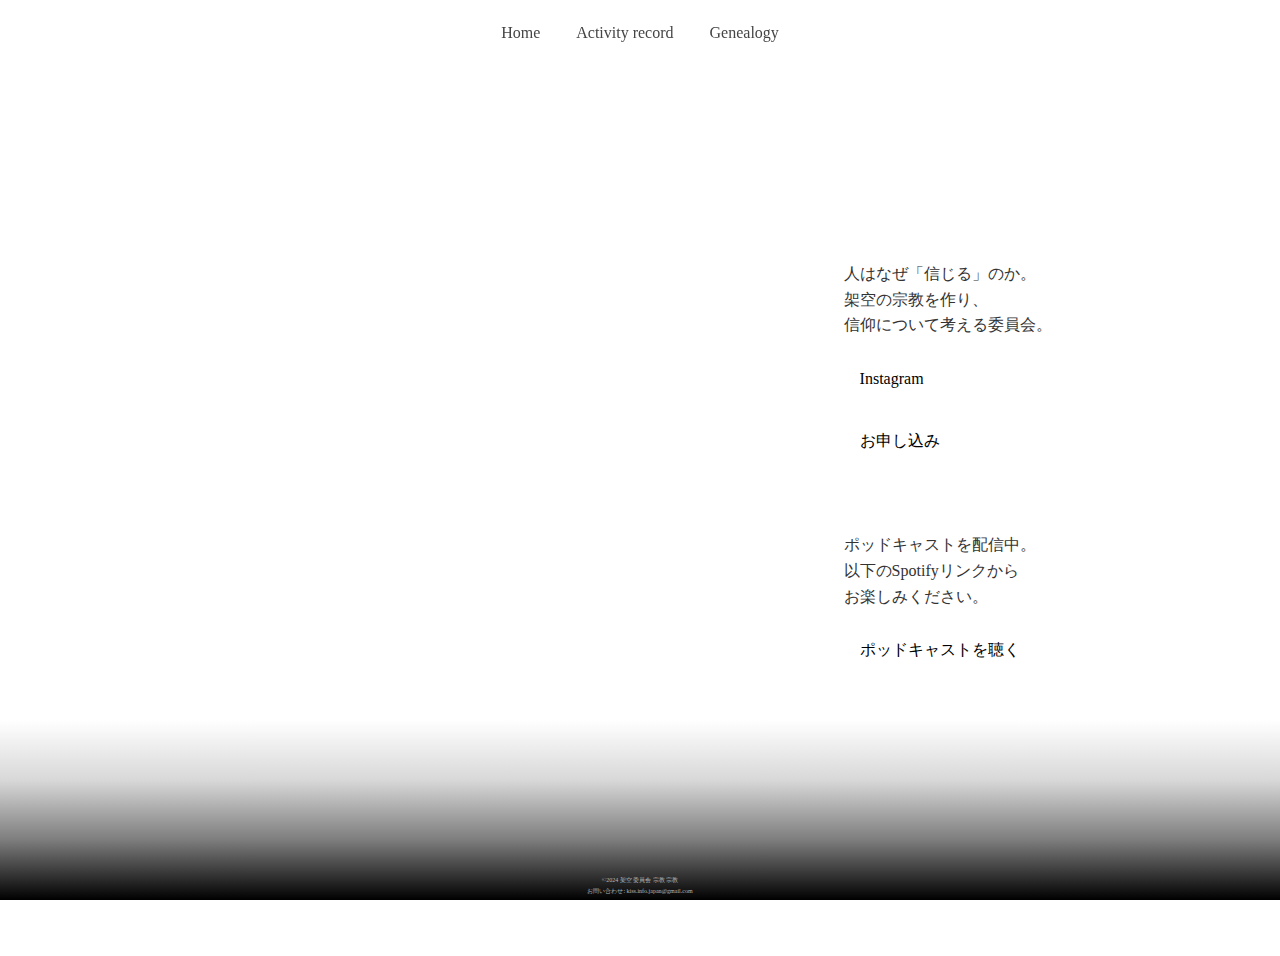
<file: index.html>
<!DOCTYPE html>
<html lang="ja">
<head>
    <meta charset="UTF-8">
    <meta name="viewport" content="width=device-width, initial-scale=1.0">
    <title>架空委員会宗教</title>
    <link rel="stylesheet" href="kiss.style.css">
    <style>
        
    </style>
</head>
<body>
    <header>
        <nav>
            <a href="kiss.index.html">Home</a>
            <a href="kiss.Activityrecord.html">Activity record</a>
            <a href="kiss.genealogy.html">Genealogy</a>
        </nav>
    </header>

    <div class="main-content">
        <!-- 左側の画像 -->
        <div class="center-image">
            
            <img src="kiss.png" alt="Blog Image" class="fade-in" />
        </div>

        <!-- 右側のAbout -->
        <div class="description">
            <p>
                人はなぜ「信じる」のか。<br>
                架空の宗教を作り、<br>信仰について考える委員会。
            </p>
            <p>
                <a href="https://www.instagram.com/kaku_inkai_shukyo_syukyo?utm_source=ig_web_button_share_sheet&igsh=ZDNlZDc0MzIxNw==" target="_blank" class="nav-link">Instagram</a>
            </p>
            <p>
                <a href="https://forms.gle/Cfr68QC85eMqZCuR8" target="_blank" class="nav-link">お申し込み</a>
            </p>
            <br>
            <br>
            <p>
                ポッドキャストを配信中。<br>以下のSpotifyリンクから<br>お楽しみください。
            </p>
            <p>
                <a href="https://open.spotify.com/episode/7wFAWgIlZQbqvuUgypRIFs?si=RqQQaDAcR5GrctZmxKvAgA" target="_blank" class="nav-link">ポッドキャストを聴く</a>
            </p>
        </div>
    </div>

    <footer>
        <p class="small">&copy;2024 架空 委員会 宗教 宗教</p>
        <p class="small">お問い合わせ: kiss.info.japan@gmail.com</p>
    </footer>    

    <script>
        // 訪問者数カウンターのスクリプト
        let counter = localStorage.getItem('visitorCount') || 0;
        counter = parseInt(counter) + 1; // カウントを増やす
        localStorage.setItem('visitorCount', counter); // カウントを保存

        // カウンターを表示
        document.getElementById('visitorCounter').innerText = '来訪者数: ' + counter;
    </script>
</body>
</html>
</file>
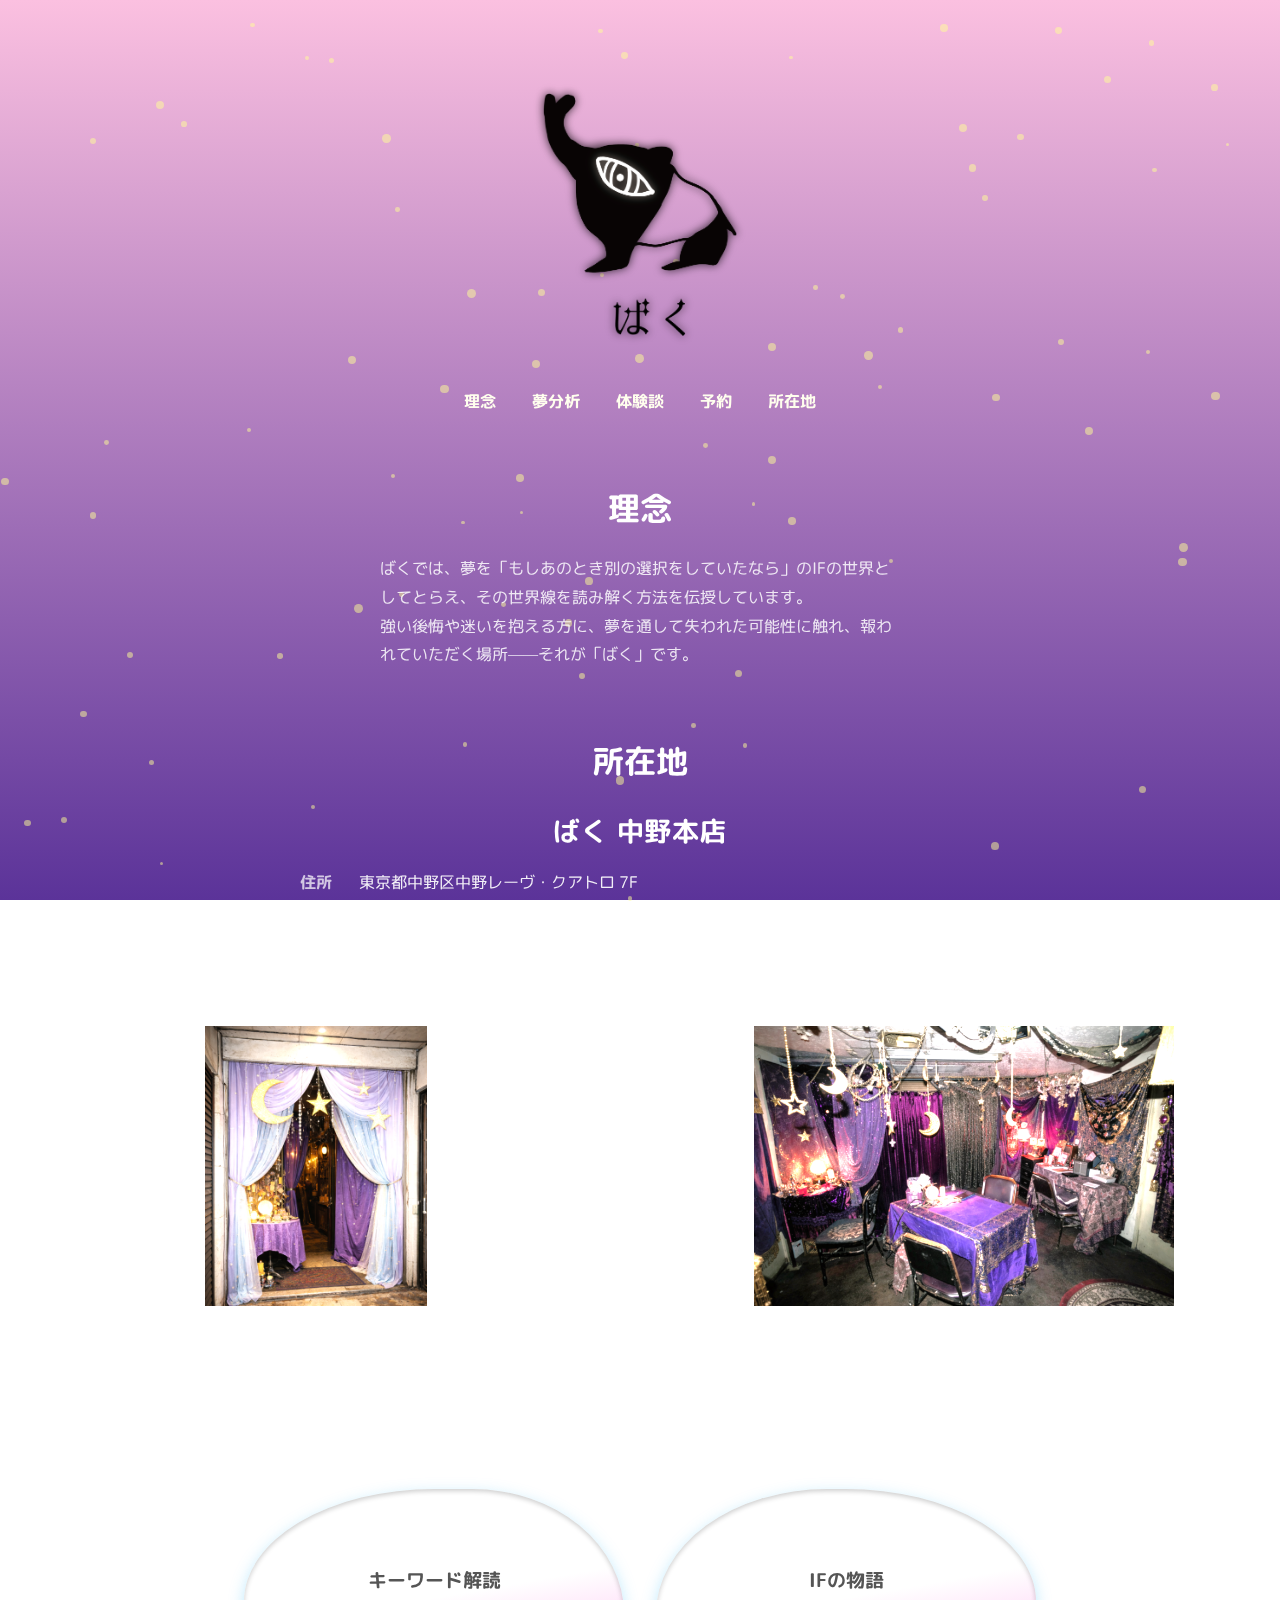
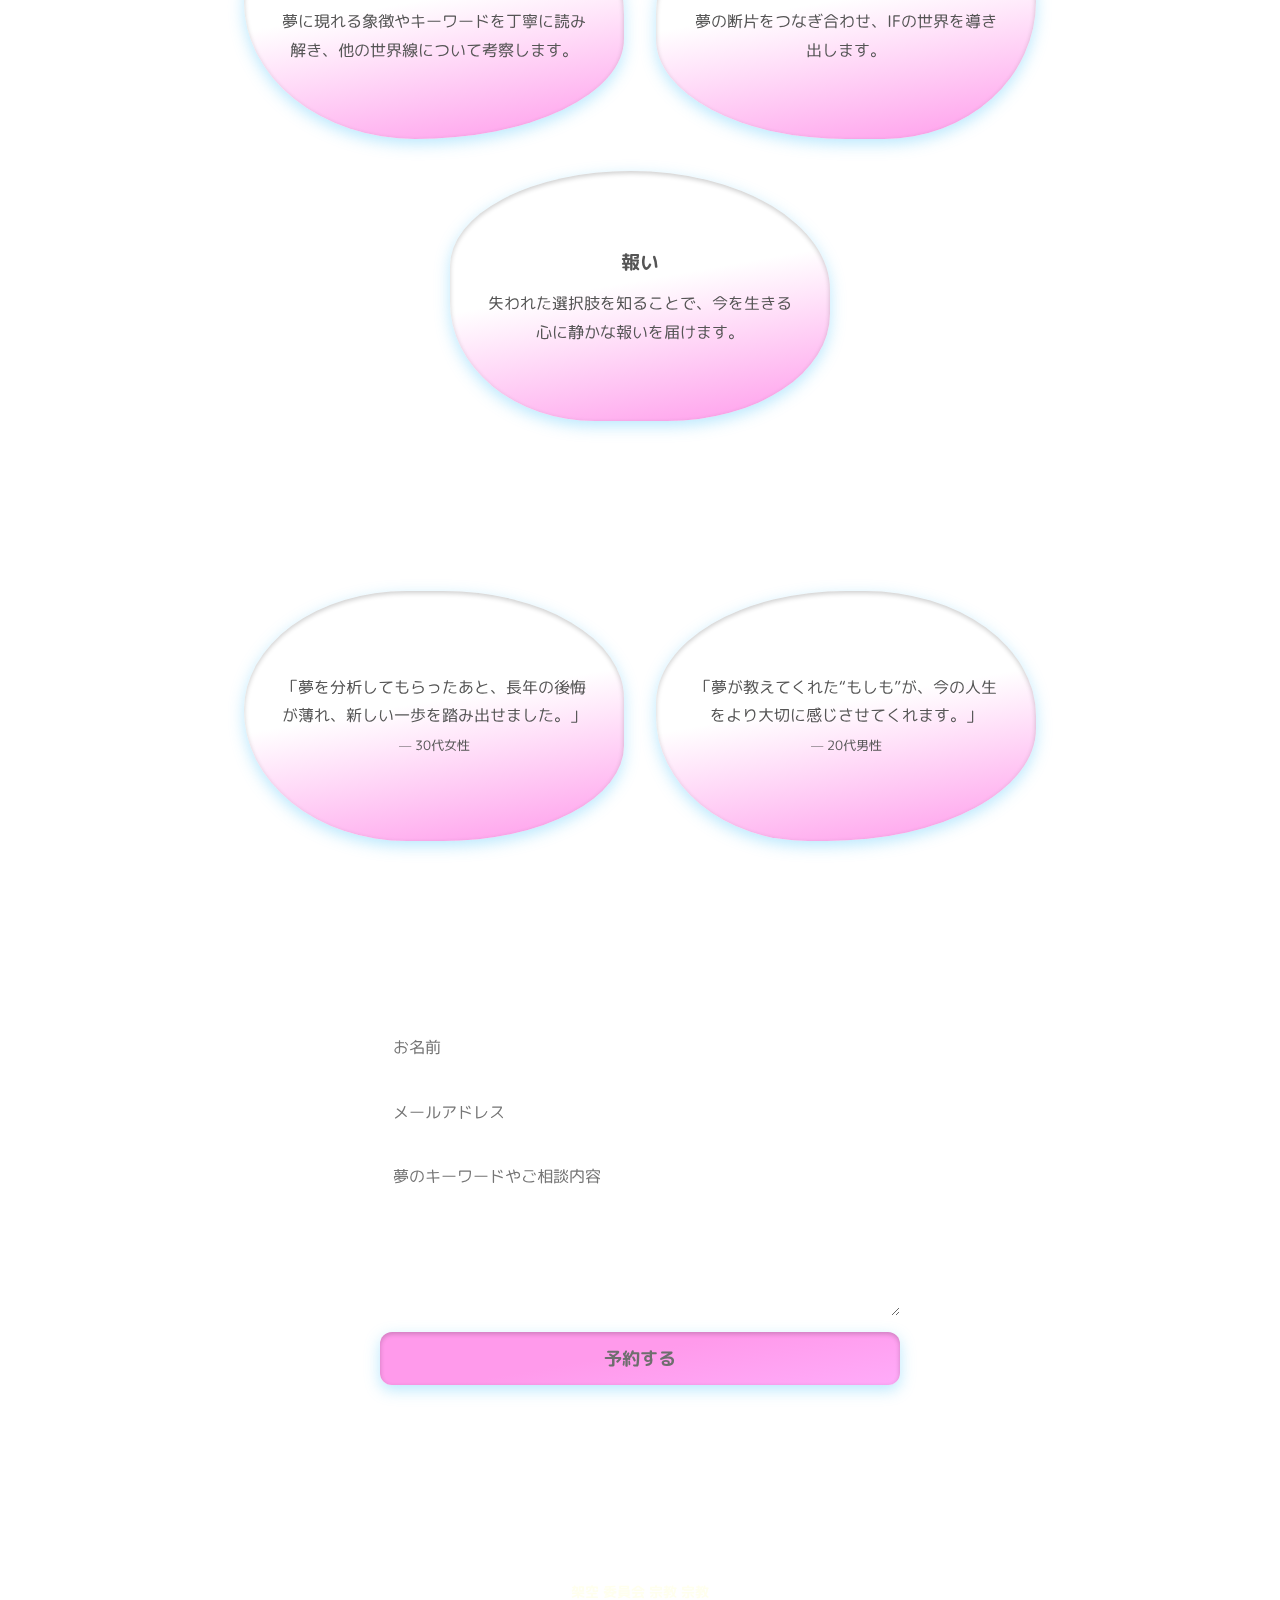
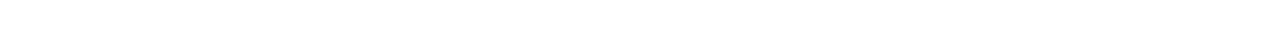
<file: baku.html>
<!DOCTYPE html>
<html lang="ja">
<head>
  <meta charset="UTF-8" />
  <meta name="viewport" content="width=device-width, initial-scale=1.0" />
  <title>ばく</title>
  <meta name="description" content="夢をIfの世界として読み解く架空の宗教『ばく』。夢分析、体験談、予約フォームなど。">
  <link href="https://fonts.googleapis.com/css2?family=M+PLUS+Rounded+1c:wght@400;700&display=swap" rel="stylesheet">

  <style>
    :root{
      --bg1:#fbc0e0;
      --bg2:#5b3399;
      --text:#ffffff;
      --muted:rgba(255,255,255,0.85);
      --cardText:#555;
      --shadow: 0 12px 30px rgba(0,0,0,0.18);
      --stroke: rgba(255,255,255,0.20);
      --glass: rgba(255,255,255,0.12);
    }

    *{ box-sizing: border-box; }

    html, body{
      height: auto;          /* ← 100%をやめる */
  min-height: 100%; 
    }

    body{
  margin:0;
  font-family: 'M PLUS Rounded 1c', sans-serif;
  color: var(--text);
  overflow-x: hidden;

  /* 背景を「ページ全体」に一枚で敷く */
  background: linear-gradient(180deg, var(--bg1) 0%, var(--bg2) 100%);
  background-repeat: no-repeat;
  background-size: 100% 100%;

  /* PCでは一枚絵感が増える */
  background-attachment: fixed;
}
@media (max-width: 820px){
  body{ background-attachment: scroll; }
}
    /* 背景スター */
    .stars{
      position: fixed;
      inset: 0;
      z-index: -1;
      pointer-events: none;
    }

    header{
      text-align:center;
      padding: 4rem 1rem 2rem;
      position: relative;
    }

    header img.mascot-large{
      width: 220px;
      display:block;
      margin: 1rem auto 0;
      animation: float 4s ease-in-out infinite;
    }

    nav{
      text-align:center;
      margin: 0 0 2rem;
      padding: 0 1rem;
    }

    nav a{
      color: #ffe;
      margin: 0 1rem;
      text-decoration: none;
      font-weight: 700;
      display: inline-block;
      padding: .2rem 0;
    }
    nav a:hover{ text-decoration: underline; }

    .section{
      max-width: 1000px;
      margin: 0 auto;
      padding: 2rem;
      line-height: 1.8;
    }

    .section h2{
      text-align:center;
      font-size: 2rem;
      margin: 0 0 1rem;
    }

    .lead{
      text-align:left;
      max-width: 520px;
      margin: 0 auto;
      color: var(--muted);
    }

    /* カード */
    .cards{
      display:flex;
      flex-wrap: wrap;
      justify-content: center;
      gap: 2rem;
      padding: 2rem 0 0;
    }

    .card{
      background: linear-gradient(170deg, #fff 45%, #ff9aeb 100%);
      padding: 2rem;
      width: 380px;
      min-height: 250px;
      position: relative;
      display:flex;
      flex-direction: column;
      align-items:center;
      justify-content:center;
      overflow:hidden;
      border-radius: 50% 40% 55% 45% / 45% 50% 40% 55%;
      color: var(--cardText);
      box-shadow: 0 5px 15px rgba(56,189,248,0.35), 0 2px 5px rgba(0,0,0,0.2) inset;
      transition: transform .25s ease, box-shadow .25s ease;
    }

    .card h3, .card p{
      max-width: 340px;
      text-align:center;
      z-index:1;
      position:relative;
      margin: 0;
    }
    .card h3{ margin-bottom: .6rem; }

    .card:hover{
      transform: translateY(-5px) scale(1.03);
      box-shadow: 0 10px 22px rgba(56,189,248,0.45), 0 2px 5px rgba(0,0,0,0.2) inset;
    }

.access-section{
  text-align:center;
}

.place-meta{
  margin: 0 auto 2rem;
  max-width: 680px;
}

.place-title{
  margin-bottom: 1rem;
}
    .place-title{
      text-align:center;
      margin: 0 0 0.8rem;
      font-size: 1.7rem;
      letter-spacing: .02em;
    }

    .place-meta{
      display: grid;
      gap: .4rem;
      margin: 0 auto 1.2rem;
      max-width: 680px;
      text-align:left;
      color: rgba(255,255,255,0.92);
    }

    .place-meta .row{
      display:flex;
      gap: .5rem;
      align-items: baseline;
      flex-wrap: wrap;
    }

    .place-meta .label{
      color: rgba(255,255,255,0.72);
      font-weight: 700;
      min-width: 3.2em;
    }

    .place-images{
  display: grid;
  grid-template-columns: 1fr 1fr;
  gap: 1rem;

  /* ここが肝：カードの高さを揃える */
  align-items: stretch;
}

    .place-figure{
  margin: 0;
  padding: 0.8rem;
  background: rgba(255,255,255,0.10);
  border: 1px solid rgba(255,255,255,0.18);
  border-radius: 18px;
  overflow: hidden; 
  display: flex;
  flex-direction: column;
}

 .place-figure img{
  height: 280px;
  object-fit: contain;  /* トリミングしない */
}

    .place-figure figcaption{
  margin-top: .6rem;
  font-size: .95rem;
  color: rgba(255,255,255,0.85);
  text-align: center;

  /* captionが下に来ても高さが安定 */
  margin-top: auto;
  padding-top: .6rem;
}

    /* 予約フォーム */
    form{
      display:flex;
      flex-direction: column;
      gap: 1rem;
      margin-top: 1rem;
      max-width: 520px;
      margin-left:auto;
      margin-right:auto;
    }

    input, textarea, button{
      padding: 0.8rem;
      border: none;
      border-radius: 8px;
      font-size: 1rem;
      font-family: inherit;
    }

    textarea{ min-height: 120px; resize: vertical; }

    button{
      background: linear-gradient(170deg, #ff9aeb 45%, #ffabf9 100%);
      color: #6e6e6e;
      font-weight: 700;
      font-size: 1.1rem;
      padding: 0.8rem 1.5rem;
      border-radius: 12px;
      cursor: pointer;
      box-shadow: 0 5px 15px rgba(56,189,248,0.35), 0 2px 5px rgba(0,0,0,0.2) inset;
      transition: transform .25s ease, box-shadow .25s ease, color .25s ease, background .25s ease;
    }

    button:hover{
      background: linear-gradient(145deg, #ff9aeb, #ff2cd5);
      color: #ffffff;
      transform: translateY(-3px) scale(1.03);
      box-shadow: 0 10px 22px rgba(56,189,248,0.5), 0 2px 5px rgba(0,0,0,0.2) inset;
    }

    footer{
      text-align:center;
      padding: 2rem 1rem;
      margin-top: 3rem;
      font-size: 0.9rem;
      color: rgba(255,255,255,0.92);
    }

    footer a{
      color:#ffe;
      font-weight:700;
      text-decoration:none;
    }
    footer a:hover{ text-decoration: underline; }

    @keyframes float{
      0%,100%{ transform: translateY(0); }
      50%{ transform: translateY(-15px); }
    }

    @media (max-width: 820px){
      .section{ padding: 1.6rem; }
      nav a{ margin: 0 .7rem; }
      .place-images{ grid-template-columns: 1fr; }
      .place-figure img{ height: 240px; }
      .card{ width: min(380px, 100%); }
    }
  </style>
</head>

<body>
  <div class="stars" aria-hidden="true"></div>

  <header>
    <img src="baku.png" alt="マスコットばく" class="mascot-large" />
  </header>

  <nav aria-label="ページ内ナビゲーション">
    <a href="#about">理念</a>
    <a href="#analysis">夢分析</a>
    <a href="#testimonials">体験談</a>
    <a href="#reservation">予約</a>
    <a href="#access">所在地</a>
  </nav>

  <section id="about" class="section">
    <h2>理念</h2>
    <p class="lead">
      ばくでは、夢を「もしあのとき別の選択をしていたなら」のIFの世界としてとらえ、その世界線を読み解く方法を伝授しています。<br>
      強い後悔や迷いを抱える方に、夢を通して失われた可能性に触れ、報われていただく場所——それが「ばく」です。
    </p>
  </section>

  <section id="access" class="section access-section">
  <h2>所在地</h2>

  <h3 class="place-title">ばく 中野本店</h3>

  <div class="place-meta">
    <div class="row">
      <span class="label">住所</span>
      <span>東京都中野区中野レーヴ・クアトロ 7F</span>
    </div>
    <div class="row">
      <span class="label">最寄</span>
      <span>JR中央線・総武線／東京メトロ東西線「中野」駅 北口 徒歩6分</span>
    </div>
  </div>

  <div class="place-images">
    ...
  </div>
</section>

      <div class="place-images">
        <figure class="place-figure">
          <img src="bakuiriguchi.png" alt="外観（イメージ）">
          <figcaption>外観</figcaption>
        </figure>

        <figure class="place-figure">
          <img src="bakuroom.png" alt="内観（イメージ）">
          <figcaption>相談室の様子</figcaption>
        </figure>
      </div>
    </div>
  </section>

  <section id="analysis" class="section">
    <h2>夢分析</h2>

    <div class="cards">
      <div class="card" style="border-radius: 50% 40% 55% 45% / 45% 50% 40% 55%;">
        <h3>キーワード解読</h3>
        <p>夢に現れる象徴やキーワードを丁寧に読み解き、他の世界線について考察します。</p>
      </div>

      <div class="card" style="border-radius: 45% 50% 40% 50% / 50% 45% 55% 40%;">
        <h3>IFの物語</h3>
        <p>夢の断片をつなぎ合わせ、IFの世界を導き出します。</p>
      </div>

      <div class="card" style="border-radius: 50% 55% 45% 40% / 40% 50% 45% 50%;">
        <h3>報い</h3>
        <p>失われた選択肢を知ることで、今を生きる心に静かな報いを届けます。</p>
      </div>
    </div>
  </section>

  <section id="testimonials" class="section">
    <h2>体験談</h2>

    <div class="cards">
      <div class="card" style="border-radius: 45% 50% 50% 45% / 50% 45% 40% 55%;">
        <p>「夢を分析してもらったあと、長年の後悔が薄れ、新しい一歩を踏み出せました。」<br><small>— 30代女性</small></p>
      </div>

      <div class="card" style="border-radius: 50% 45% 55% 40% / 45% 50% 45% 50%;">
        <p>「夢が教えてくれた“もしも”が、今の人生をより大切に感じさせてくれます。」<br><small>— 20代男性</small></p>
      </div>
    </div>
  </section>

  <section id="reservation" class="section">
    <h2>予約フォーム</h2>
    <p style="text-align:center; color: var(--muted); margin: 0 auto; max-width: 720px;">
      オンラインで夢分析を希望される方はこちらからご予約ください。
    </p>

    <form id="reservationForm">
      <input type="text" name="name" placeholder="お名前" required>
      <input type="email" name="email" placeholder="メールアドレス" required>
      <textarea name="message" rows="6" placeholder="夢のキーワードやご相談内容"></textarea>
      <button type="submit">予約する</button>
    </form>
  </section>

  <footer class="footer">
    <p>&copy; 2025 ばく. All rights reserved.</p>
    <p>お問い合わせ: kiss.info.japan@gmai.com</p>
    <p><a href="kiss.genealogy.html" class="footer-link">架空 委員会 宗教 宗教</a></p>
  </footer>

  <script>
    // 背景スター生成
    const starsContainer = document.querySelector('.stars');
    for (let i = 0; i < 80; i++) {
      const star = document.createElement('div');
      const size = Math.random() * 6 + 3;
      star.style.position = 'absolute';
      star.style.width = size + 'px';
      star.style.height = size + 'px';
      star.style.background = 'rgba(255,255,150,0.5)';
      star.style.borderRadius = '50%';
      star.style.top = Math.random() * 100 + '%';
      star.style.left = Math.random() * 100 + '%';
      starsContainer.appendChild(star);
    }

    // 予約フォーム → mailto
    const form = document.getElementById('reservationForm');
    form.addEventListener('submit', (e) => {
      e.preventDefault();

      const name = encodeURIComponent(form.elements.name.value);
      const email = encodeURIComponent(form.elements.email.value);
      const message = encodeURIComponent(form.elements.message.value);

      const mailtoLink =
        `mailto:kiss.japan.info@gmail.com?subject=夢分析予約&body=` +
        `お名前：${name}%0Aメールアドレス：${email}%0A夢のキーワードやご相談内容：${message}`;

      window.location.href = mailtoLink;
    });
  </script>
</body>
</html>
</file>
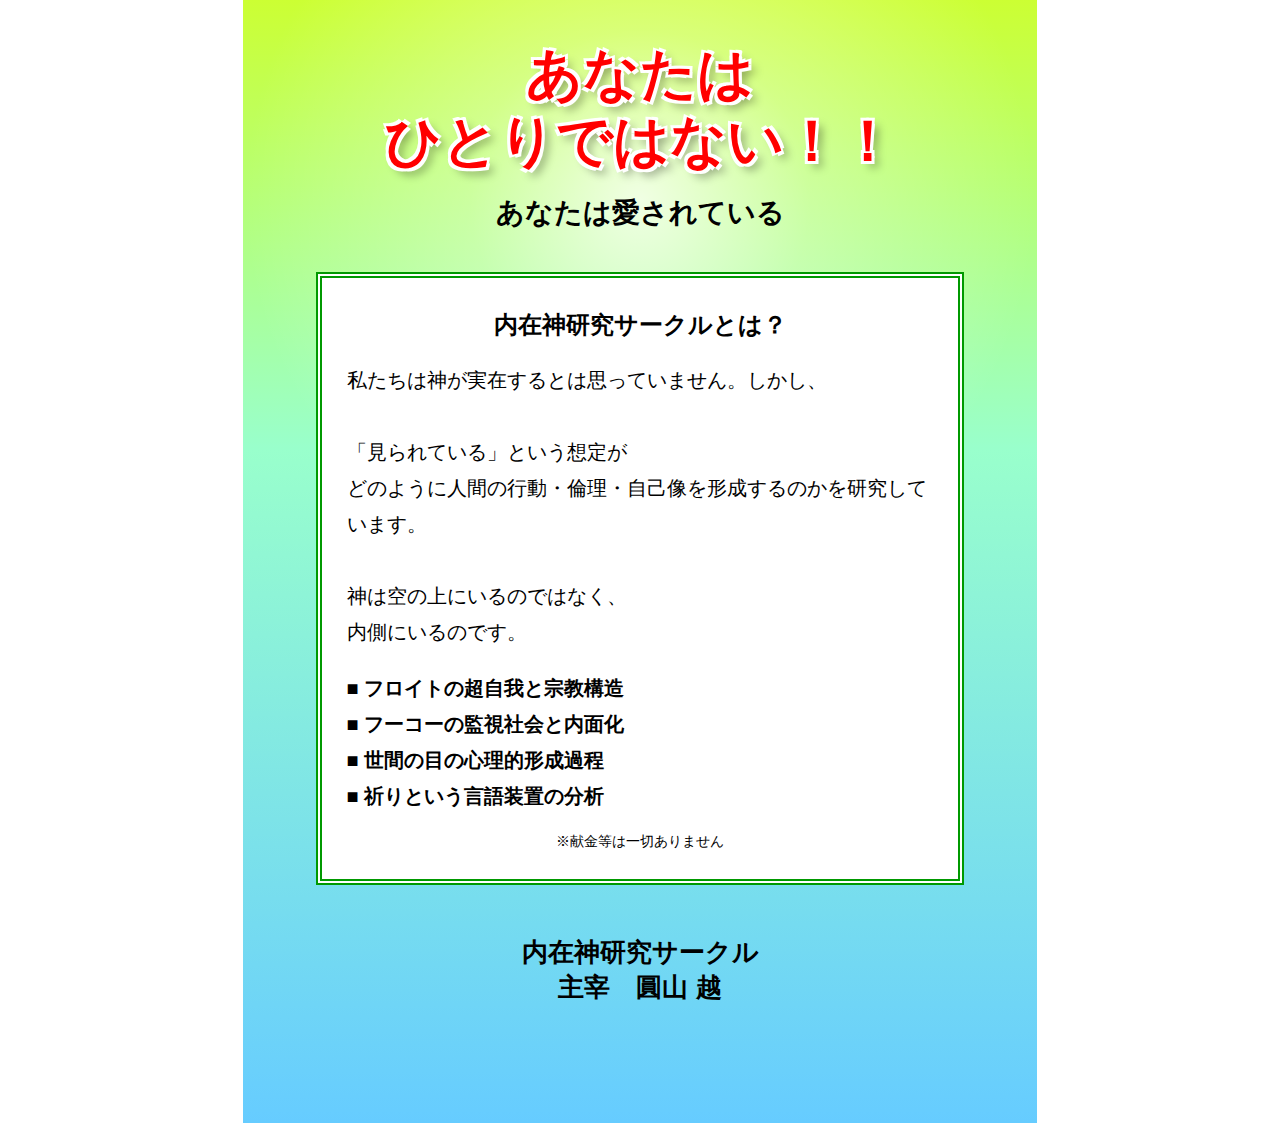
<file: chirashi.html>
<!doctype html>
<html lang="ja">
<head>
<meta charset="utf-8">
<title>内在神研究サークル チラシ</title>

<style>
html,body{
  margin:0;
  padding:0;
  height:100%;
  font-family: "MS Gothic","MS PGothic","Arial Black",sans-serif;
}

.flyer{
  width:210mm;
  min-height:297mm;
  margin:auto;
  position:relative;
  overflow:hidden;
  background: linear-gradient(180deg,#ccff33 0%, #99ffcc 40%, #66ccff 100%);
}

.flyer::before{
  content:"";
  position:absolute;
  width:800px;
  height:800px;
  background: radial-gradient(circle, rgba(255,255,255,0.8) 0%, rgba(255,255,255,0.3) 30%, transparent 70%);
  top:-200px;
  left:50%;
  transform:translateX(-50%);
  pointer-events:none;
}

.content{
  position:relative;
  padding:40px 30px 60px 30px;
  text-align:center;
}

.main{
  font-size:56px;
  font-weight:900;
  color:#ff0000;
  text-shadow:
    -3px -3px 0 #ffffff,
     3px -3px 0 #ffffff,
    -3px  3px 0 #ffffff,
     3px  3px 0 #ffffff,
     6px  6px 10px rgba(0,0,0,0.4);
  line-height:1.2;
}

.sub{
  margin-top:20px;
  font-size:28px;
  font-weight:700;
  color:#000;
}

.box{
  margin:40px auto;
  padding:25px;
  width:80%;
  background:white;
  border:6px double #009900;
  text-align:left;
  font-size:20px;
  line-height:1.8;
}

.section-title{
  font-weight:900;
  font-size:24px;
  margin-bottom:15px;
  text-align:center;
}

.list{
  margin-top:20px;
  font-weight:700;
}

.detail{
  margin-top:20px;
  font-size:18px;
}

.small{
  font-size:14px;
  margin-top:15px;
  text-align:center;
}

.footer{
  margin-top:50px;
  text-align:center;
  font-size:26px;
  font-weight:900;
  color:#000;
}
</style>
</head>

<body>

<div class="flyer">
  <div class="content">

    <div class="main">
      あなたは<br>
      ひとりではない！！
    </div>

    <div class="sub">
      あなたは愛されている
    </div>

    <div class="box">

      <div class="section-title">
        内在神研究サークルとは？
      </div>

      私たちは神が実在するとは思っていません。しかし、<br>
      <br>
      「見られている」という想定が<br>
      どのように人間の行動・倫理・自己像を形成するのかを研究しています。<br><br>

      神は空の上にいるのではなく、<br>
      内側にいるのです。

      <div class="list">
        ■ フロイトの超自我と宗教構造<br>
        ■ フーコーの監視社会と内面化<br>
        ■ 世間の目の心理的形成過程<br>
        ■ 祈りという言語装置の分析
      </div>

 

      <div class="small">
        ※献金等は一切ありません<br>
      
      </div>

    </div>

    <div class="footer">
      内在神研究サークル<br>
      主宰　圓山 越
    </div>

  </div>
</div>

</body>
</html>
</file>
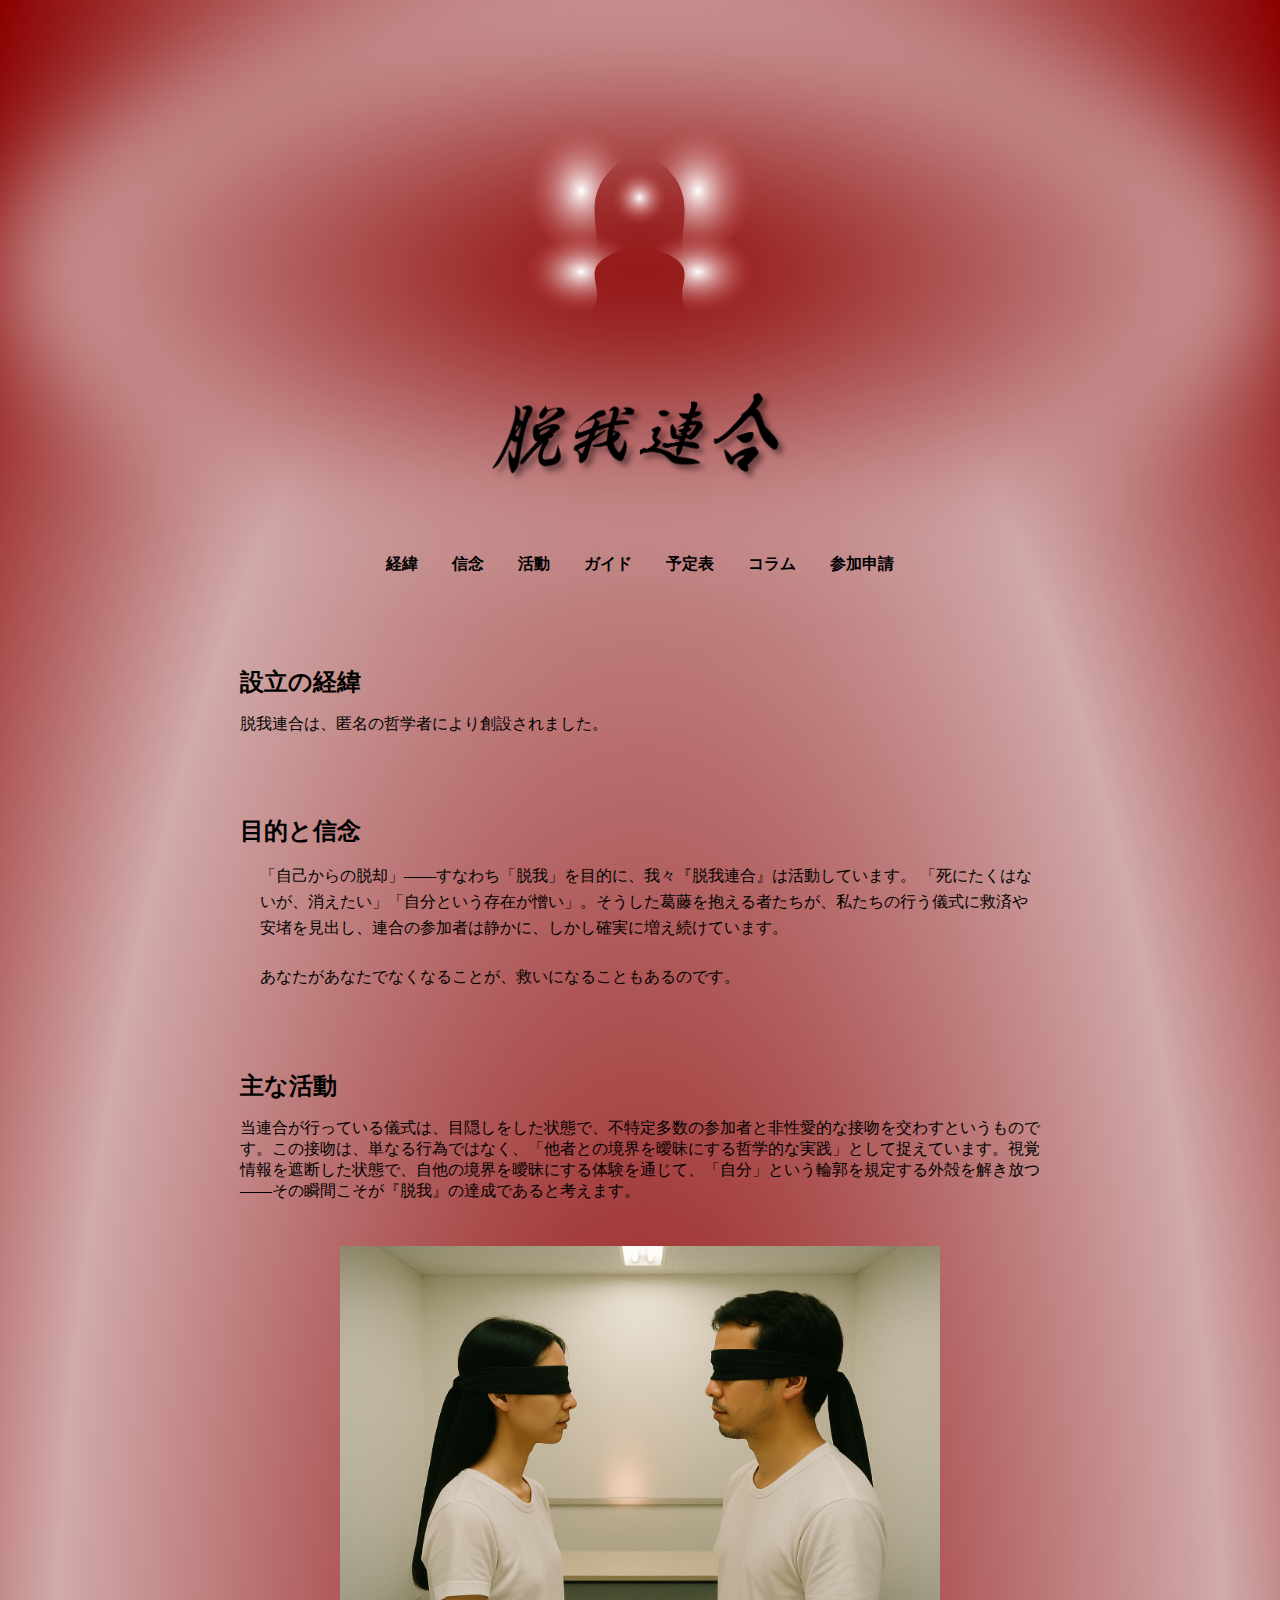
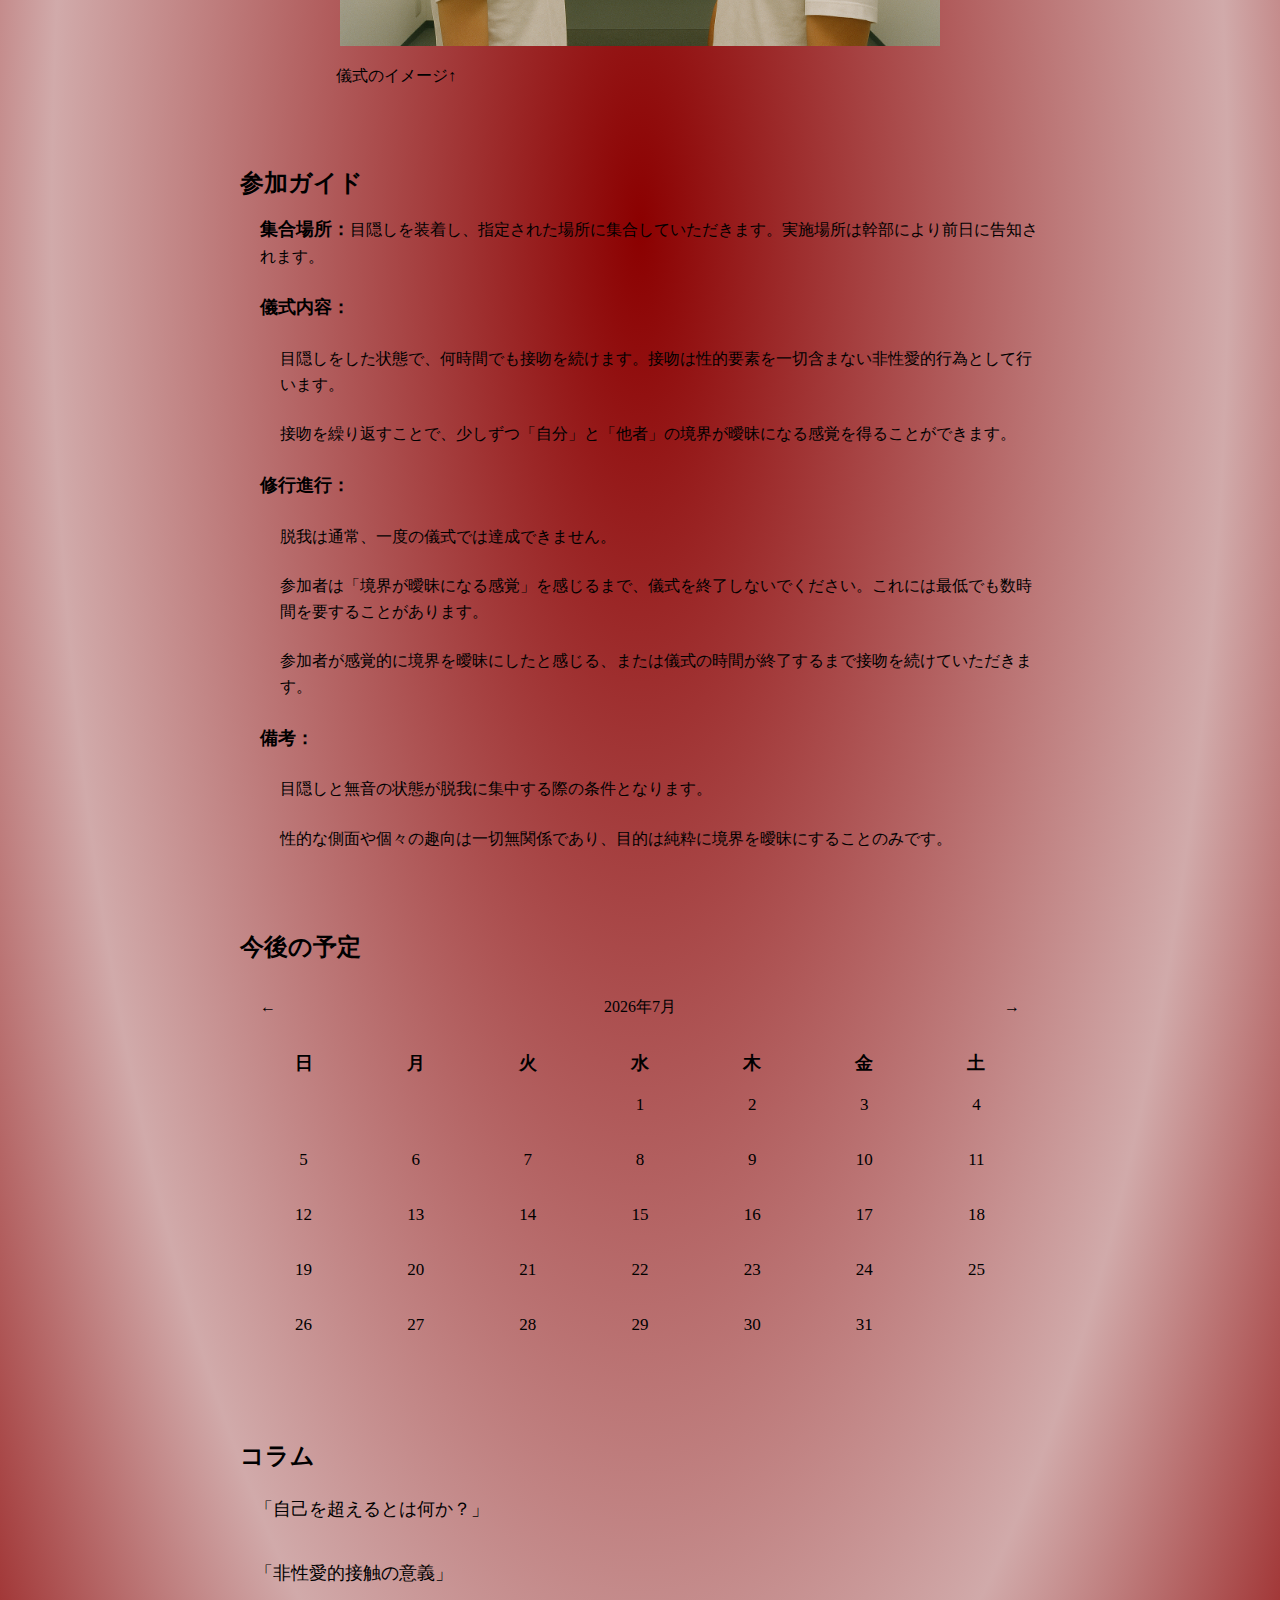
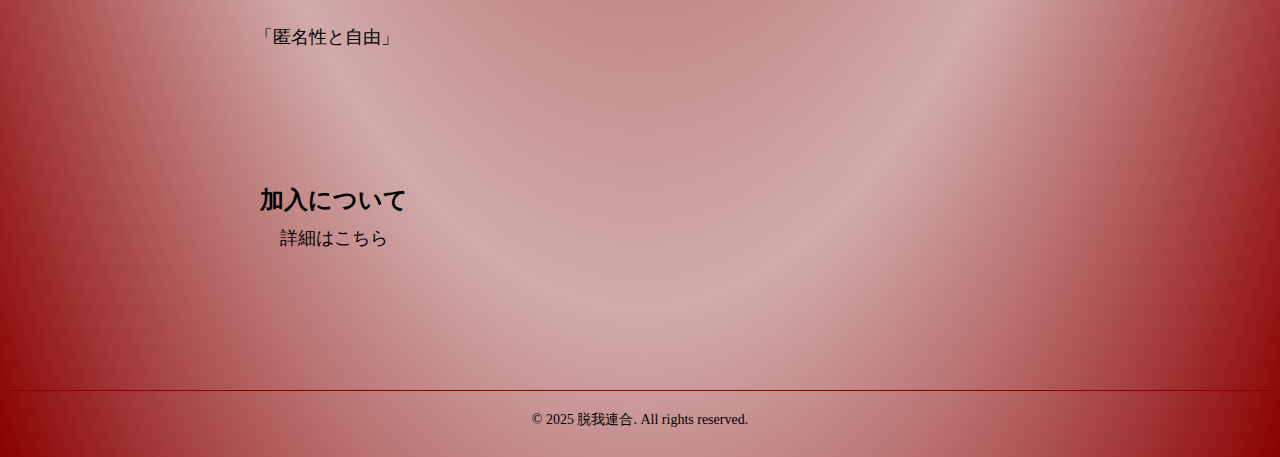
<file: datsuga.html>
<!DOCTYPE html>
<html lang="ja">
<head>
  <meta charset="UTF-8">
  <meta name="viewport" content="width=device-width, initial-scale=1.0">
  <title>脱我連合</title>
  <style>
    

    body {
        font-family: '明朝体', serif;
        background: radial-gradient(ellipse,
  #8b0000 0%,
  #d1aaaa 65%,
  #8b0000);      color: #000000; /* 黒い文字 */
      
    }
   
    .header {
        
        display: flex;
        flex-direction: column;  /* 縦方向に並べる */
        align-items: center;     /* 水平方向に中央ぞろえ */
        justify-content: center; /* 垂直方向に中央ぞろえ */
        
    }
    
    header img {
      height: auto;
      width: auto;
      max-width: 300px;
    }

    #datsugalogo {
      height: 300px;
    }

    nav ul {
        font-family: '07ふぉんとうは怖い明朝体', serif;
      list-style-type: none;
      padding: 0;
      margin-bottom: 50px;
      text-align: center;
    }

    nav ul li {
      display: inline;
      margin: 0 15px;
    }

    nav ul li a {
      color: #000000; /* 黒 */
      font-weight: bold;
      text-decoration: none;
      font-size: 16px;
    }

    nav ul li a:hover {
      color: #ffffff; /* ホバー時に白色 */
    }

    main {
    
  width: 90%; /* モバイル対応のために幅を可変に */
      padding: 20px;
      max-width: 800px;
      margin: 20px auto;
    }
    section {
  margin-bottom: 80px; /* セクション間のスペースを追加 */
}

    section h2 {
      font-size: 24px;
      color: #000000; /* 黒 */
      margin-bottom: 10px;
      font-style: normal; /* italic解除 */
    }

    section p,
    section ul li {
      font-size: 16px;
      color: #000000; /* 文字色を黒に */
      margin-bottom: 1.5em;
    }

    section ul {
      padding-left: 20px;
    }

    footer {
        color: #000000;
      text-align: center;
      padding: 20px;
      font-size: 14px;
      border-top: 1px solid #8B0000; /* 深紅でアクセント */
    }

    footer a {
      color: #8B0000; /* 深紅 */
      text-decoration: none;
    }

    footer a:hover {
      text-decoration: underline;
      color: #ffffff; /* ホバー時に白色 */
    }

    .calendar-container {
  margin-top: 20px;
  border-radius: 8px;
  padding: 10px;
}   


    .calendar-header {
    font-family: '07ふぉんとうは怖い明朝体', serif;
      display: flex;
      justify-content: space-between;
      align-items: center;
      color: #000000;
      margin-bottom: 30px;
    }

    .calendar-header button {
        background: radial-gradient(circle, #96101000, #00000000); /* 外向きのグラデーション */
        color: rgb(0, 0, 0);
      border: none;
      padding: 5px 10px;
      border-radius: 4px;
      font-size: 16px;
      cursor: pointer;
    }

    .calendar-header button:hover {
        background: radial-gradient(circle, #8B0000, #00000000); /* 外向きのグラデーション */
      color: #ffffff; /* 深紅色 */
    }

    .calendar-grid {
      display: grid;
      grid-template-columns: repeat(7, 1fr);
      gap: 5px;
    }

    .day-name {
        
  font-weight: bold;
  text-align: center;
  color: #000000; /* 深紅 */
  font-size: 18px; /* サイズを少し大きく */
}

.calendar-day {
font-family: '07ふぉんとうは怖い明朝体', serif;
  text-align: center;
  padding: 15px;
  border-radius: 6px;
  font-size: 17px; /* 文字サイズを少し小さく */
  font-style: bold;
}
.calendar-day:hover {
    background: radial-gradient(circle, #8B0000, #8b000000); /* 外向きのグラデーション */
    cursor: pointer;
    color: white;

}

.logo-container {
  display: flex;
  flex-direction: column; /* ← 横並びを縦並びに変える */
  align-items: center;    /* 中央揃え */
  position: relative; /* ぼやけた円のエフェクト用 */

}
.logo-container::after {
    content: '';
    position: absolute;
    top: 50%;
    left: 50%;
    width: 100%; /* 円のサイズを大きく */
    height: 100%; /* 円のサイズを大きく */
    background: radial-gradient(ellipse,
  #8b0000 0%,
  #d1aaaa 75%,
  #8b0000 0%);/* 中心を#8b0000に */
    border-radius: 50%;
    transform: translate(-50%, -50%);
    filter: blur(50px); /* ぼかしの強さを強化 */
    pointer-events: none; /* クリックなどの影響を受けないようにする */
    z-index: -1; /* 他の要素の背後に配置 */
}

    .logo-container svg {
      max-height: none;
      width: 30%;
      height: auto;
    }

    .midashi-image {
  max-width: 300px;
  height: auto;
 margin-bottom: 50px;

}
.accordion-item {
    margin-bottom: 10px;
  }

  .accordion-title {
    background: #00000000; /* 外向きのグラデーション */
    color: #000000;
    padding: 15px;
    width: 100%;
    text-align: left;
    font-size: 18px;
    font-family: '明朝体', serif;
    cursor: pointer;
    border: none;
    outline: none;
    transition: background-color 0.3s ease;
  }

  .accordion-title:hover {
    background: radial-gradient(circle, #3d0a0a, #8b000000); /* 外向きのグラデーション */
    color: #ffffff;
  }

  .accordion-content {
    padding: 15px;
    display: none;
    background-color: #f9f9f900;
    color: #000000;
    font-size: 16px;
    border-radius: 0 0 8px 8px;
  }
  

  /* .contact クラスのスタイル */
  .contact {
    max-width: 800px;           /* 最大幅 */
    margin: 0 auto;             /* 横方向の中央揃え */
    border-radius: 10px;        /* 角丸 */
    padding: 20px;              /* 内側の余白 */
  }

 

  /* リンクのスタイル */
  .contact a {
    color: #000000;             /* テキストカラー */
    text-decoration: none;      /* 下線を消す */
    font-size: 18px;            /* フォントサイズ */
    padding: 10px 20px;         /* 内側の余白 */
    border-radius: 5px;         /* 角丸 */
    transition: background-color 0.3s, color 0.3s; /* ホバー時のアニメーション */
  }

  /* リンクにホバーしたときのスタイル */
  .contact a:hover {
    background: radial-gradient(circle, #3d0a0a, #8b000000); /* 外向きのグラデーション */
    color: #fff;                /* テキストカラー */
  }
  @media screen and (max-width: 600px) {
  nav ul li {
    display: block;
    margin: 10px 0;
  }

  .accordion-title {
    font-size: 16px;
  }

  section h2 {
    font-size: 20px;
  }

  .calendar-day {
    font-size: 14px;
    padding: 10px;
  }
}
ul {
    list-style-type: none; /* デフォルトのリストマーカーを非表示に */
    padding-left: 0; /* 左の余白をなくす */
}

/* liのスタイル */
li {
    margin-bottom: 10px; /* 各項目の間隔を広げる */
    font-size: 16px; /* フォントサイズを指定 */
    line-height: 1.6; /* 行間を広げる */
}

/* liの強調テキストのスタイル */
li strong {
    font-weight: bold; /* 強調テキストを太字に */
    color: #000000; /* 色を暗いグレーに */
    font-size: 18px; /* 少し大きめに */
}
  </style>
<body>

    <header>
        <div class="logo-container">
            <svg width="150" height="150" viewBox="0 0 400 400" xmlns="http://www.w3.org/2000/svg">  
                <defs>
                  <!-- グラデーション定義 -->
                  <radialGradient id="grad1" cx="50%" cy="50%" r="50%" fx="50%" fy="50%">
                    <stop offset="0%" style="stop-color:#ffffff;stop-opacity:1" />
                    <stop offset="100%" style="stop-color:#b4323200;stop-opacity:1" />
                  </radialGradient>
                </defs>
                <!-- 上の左羽 -->
                <path d="M200,150 
                         C80,40 20,230 150,270 
                         C170,240 120,190 200,150 Z" 
                      fill="url(#grad1)" />
                <!-- 上の右羽 -->
                <path d="M200,150 
                         C320,40 380,230 250,270 
                         C230,240 280,190 200,150 Z" 
                      fill="url(#grad1)" />
                <!-- 下の左羽 -->
                <path d="M200,250 
                         C80,180 20,350 150,320 
                         C170,290 120,270 200,250 Z" 
                      fill="url(#grad1)" />
                <!-- 下の右羽 -->
                <path d="M200,250 
                         C320,180 380,350 250,320 
                         C230,290 280,270 200,250 Z" 
                      fill="url(#grad1)" />
                <!-- 中央部分（円を大きくした） -->
                <circle cx="200" cy="200" r="30" fill="url(#grad1)" />
              </svg>
              
              
          <img src="datsugamidasi.png" alt="サブイメージ" class="midashi-image">
        </div>
      
  <nav>
    <ul>
      <li><a href="#background">経緯</a></li>
      <li><a href="#purpose">信念</a></li>
      <li><a href="#activities">活動</a></li>
      <li><a href="#guide">ガイド</a></li>
      <li><a href="#calendar">予定表</a></li>
      <li><a href="#column">コラム</a></li>
      <li><a href="#contact">参加申請</a></li>
    </ul>
  </nav>
</header>

<main>
  <section id="background">
    <h2>設立の経緯</h2>
    <p>脱我連合は、匿名の哲学者により創設されました。</p>
  </section>

  <section id="purpose">
    <h2>目的と信念</h2>
    <ul>
      <li>「自己からの脱却」――すなわち「脱我」を目的に、我々『脱我連合』は活動しています。
        
        「死にたくはないが、消えたい」「自分という存在が憎い」。そうした葛藤を抱える者たちが、私たちの行う儀式に救済や安堵を見出し、連合の参加者は静かに、しかし確実に増え続けています。</li>
        
        <li>あなたがあなたでなくなることが、救いになることもあるのです。</li>
  
    </ul>
</section>

  <section id="activities">
    <h2>主な活動</h2>
    <p>当連合が行っている儀式は、目隠しをした状態で、不特定多数の参加者と非性愛的な接吻を交わすというものです。この接吻は、単なる行為ではなく、「他者との境界を曖昧にする哲学的な実践」として捉えています。視覚情報を遮断した状態で、自他の境界を曖昧にする体験を通じて、「自分」という輪郭を規定する外殻を解き放つ――その瞬間こそが『脱我』の達成であると考えます。
    </p>
    <div style="text-align: center;">
        <img src="datsugaimage.png" alt="活動イメージ" style="width:100%; max-width:600px; margin-top:20px;text-align: center;">
      </div>
      <p>　　　　　　儀式のイメージ↑</p>

      </section>

      <section id="guide">
        <h2>参加ガイド</h2>
        <ul>
            <li><strong>集合場所：</strong>目隠しを装着し、指定された場所に集合していただきます。実施場所は幹部により前日に告知されます。</li>
    
            <li><strong>儀式内容：</strong></li>
            <ul>
                <li>目隠しをした状態で、何時間でも接吻を続けます。接吻は性的要素を一切含まない非性愛的行為として行います。</li>
                <li>接吻を繰り返すことで、少しずつ「自分」と「他者」の境界が曖昧になる感覚を得ることができます。</li>
            </ul>
    
            <li><strong>修行進行：</strong></li>
            <ul>
                <li>脱我は通常、一度の儀式では達成できません。</li>
                <li>参加者は「境界が曖昧になる感覚」を感じるまで、儀式を終了しないでください。これには最低でも数時間を要することがあります。</li>
                <li>参加者が感覚的に境界を曖昧にしたと感じる、または儀式の時間が終了するまで接吻を続けていただきます。</li>
            </ul>
    
            <li><strong>備考：</strong></li>
            <ul>
                <li>目隠しと無音の状態が脱我に集中する際の条件となります。</li>
                <li>性的な側面や個々の趣向は一切無関係であり、目的は純粋に境界を曖昧にすることのみです。</li>
            </ul>
        </ul>
    </section>
    

  <section id="calendar">
    <h2>今後の予定</h2>
    <div class="calendar-container">
      <div class="calendar-header">
        <button onclick="changeMonth(-1)">&#8592;</button>
        <div id="calendar-month-year"></div>
        <button onclick="changeMonth(1)">&#8594;</button>
      </div>
      <div class="calendar-grid" id="calendar-days"></div>
    </div>
  </section>

  <section id="column"> 
    <h2>コラム</h2>
  
    <div class="accordion-item">
        <button class="accordion-title">「自己を超えるとは何か？」</button>
        <div class="accordion-content">
          <p>私たちが「自己」と呼ぶものは、実は他者との関わりの中で形成される仮初の概念に過ぎません。名前や職業、性別、外見などのラベルは、私たちが社会の中で機能するための道具であり、内面的な本質を表現するものではないのです。</p>
          <p>脱我連合の儀式は、この自己という仮の枠組みを解体し、物理的・精神的な境界を無くすことを目的としています。目隠しをし、匿名の他者と非性愛的に接触することで、自己を一時的に消し去り、他者との境界が消えた状態で「存在」そのものを経験します。これは、自己を超越し、本質的な「無」に近づくための道のりです。</p>
          <p>私たちの目指すのは、他者を「他者」として捉えず、自己と他者の境界が溶け合うこと。脱我連合の儀式は、それを実現するための手段に過ぎません。</p>
        </div>
    </div>
    
    <div class="accordion-item">
        <button class="accordion-title">「非性愛的接触の意義」</button>
        <div class="accordion-content">
          <p>人が他者と接触することには、無限の可能性があります。単なる肉体的接触にとどまらず、精神的、感情的な変容を促す力を持っています。しかし、接触が性愛的である必要はないのです。</p>
          <p>脱我連合においては、接吻や手のひらを交わすことで、互いの境界を無化し、「自己」を消し去りつつ他者と一体化する体験を重視します。これらの儀式は、欲望に基づくものではなく、自己と他者の違いを超越するための行為です。</p>
          <p>非性愛的接触を通じて、私たちは自我を放棄し、純粋な「存在」として他者と交わることを目指しています。この接触が示すのは、欲望を排除した新たな関係性の可能性です。</p>
        </div>
    </div>
    
    <div class="accordion-item">
        <button class="accordion-title">「匿名性と自由」</button>
        <div class="accordion-content">
          <p>現代社会では、私たちの「誰であるか」が常に問われ続けます。私たちは名前や職業、社会的地位で自分を定義し、それに基づいて行動します。しかし、そのような定義が本当に私たちを表しているのでしょうか？</p>
          <p>脱我連合の活動は、個人の「名前」や「役割」から解放され、純粋な自己を探し求める過程です。匿名性は、この過程を支える重要な要素であり、自己を超越するための手段として機能します。</p>
          <p>匿名であることによって、私たちは既存の枠組みから解放され、純粋な自由を手に入れます。自己を定義づけるあらゆるラベルを取り払うことによって、初めて本当の意味での「自由」が訪れるのです。</p>
        </div>
    </div>
</section>

      <section id="contact">
        <div class="contact">
    <h2>加入について</h2>
      <a href="https://kakuinkaisyukyosyukyo123.github.io/kiss.japan/index.html">詳細はこちら</a>
    </div>
    
  </section>
  
</main>

<footer>
  © 2025 脱我連合. All rights reserved.
</footer>

<script>
    const accordionTitles = document.querySelectorAll('.accordion-title');

accordionTitles.forEach(title => {
  title.addEventListener('click', function() {
    const content = this.nextElementSibling; // アコーディオン内容

    // すでに他のアコーディオンが開かれていれば閉じる
    document.querySelectorAll('.accordion-content').forEach(item => {
      if (item !== content) {
        item.style.display = 'none';
      }
    });

    // アコーディオンの開閉
    if (content.style.display === 'block') {
      content.style.display = 'none';
    } else {
      content.style.display = 'block';
    }
  });
});
  const calendarDays = document.getElementById('calendar-days');
  const monthYear = document.getElementById('calendar-month-year');
  let currentDate = new Date();

  function renderCalendar(date) {
    const year = date.getFullYear();
    const month = date.getMonth();
    const firstDay = new Date(year, month, 1).getDay();
    const daysInMonth = new Date(year, month + 1, 0).getDate();

    const dayNames = ['日', '月', '火', '水', '木', '金', '土'];
    calendarDays.innerHTML = '';
    dayNames.forEach(day => {
      const el = document.createElement('div');
      el.className = 'day-name';
      el.textContent = day;
      calendarDays.appendChild(el);
    });

    for (let i = 0; i < firstDay; i++) {
      calendarDays.appendChild(document.createElement('div'));
    }

    for (let i = 1; i <= daysInMonth; i++) {


  const dayEl = document.createElement('div');
  dayEl.className = 'calendar-day';
  dayEl.textContent = i;
  calendarDays.appendChild(dayEl);
}

monthYear.textContent = `${year}年${month + 1}月`;
}

function changeMonth(offset) { currentDate.setMonth(currentDate.getMonth() + offset); renderCalendar(currentDate); }

document.addEventListener('DOMContentLoaded', () => { renderCalendar(currentDate); }); </script>

</body> </html>
</file>
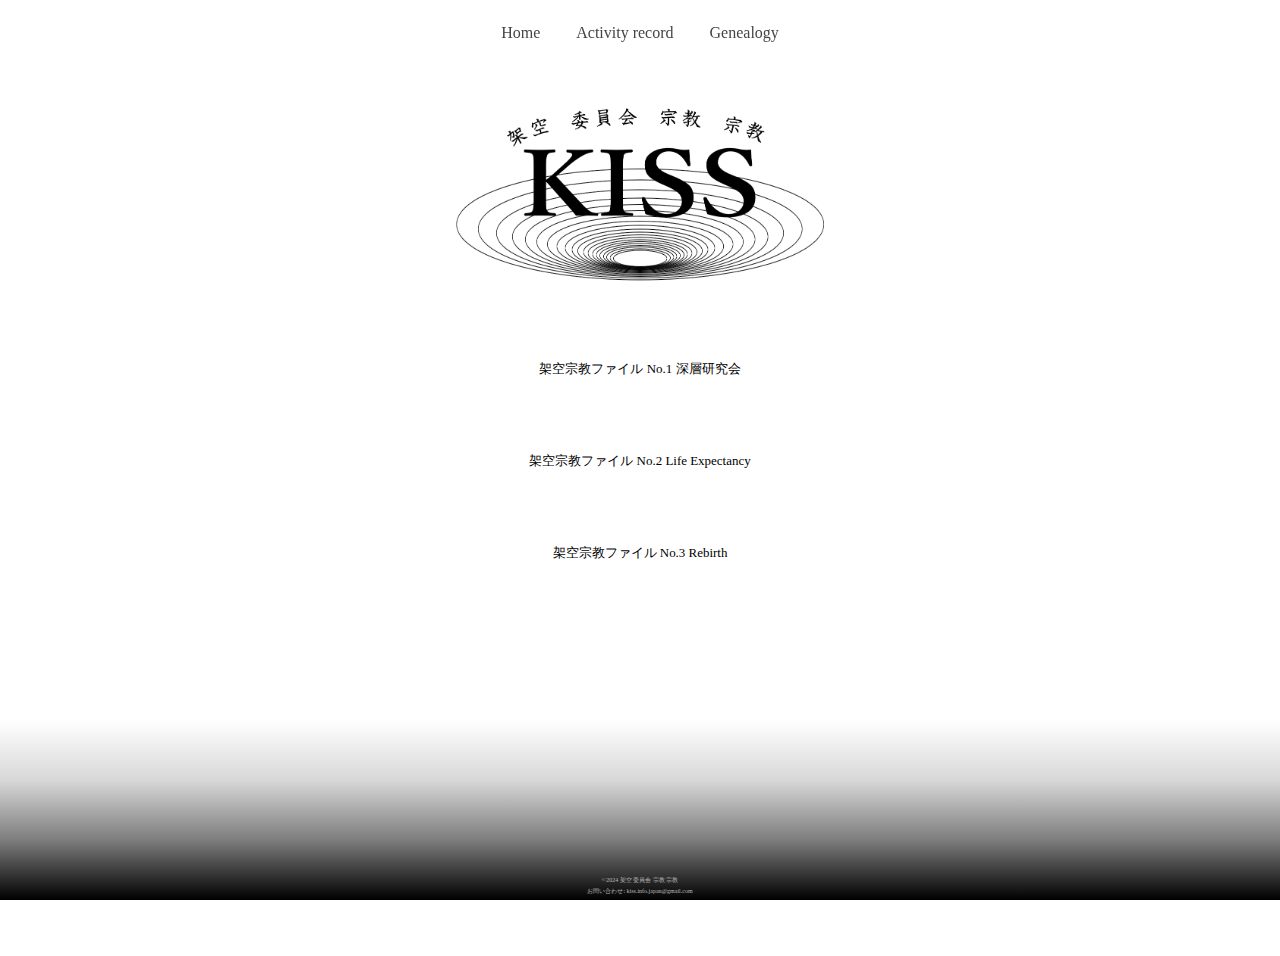
<file: kiss.Activityrecord.html>
<!DOCTYPE html>
<html lang="ja">
<head>
    <meta charset="UTF-8">
    <meta name="viewport" content="width=device-width, initial-scale=1.0">
    <title>架空委員会宗教 活動内容</title> 
    <link rel="stylesheet" href="restyle.css">
    <style>
       
    </style>
</head> 
<body>
    <header>
        <nav>
            <a href="index.html">Home</a>
            <a href="kiss.Activityrecord.html">Activity record</a>
            <a href="kiss.genealogy.html">Genealogy</a>
        </nav>
    </header>

    <div class="center-image">
        <img src="kiss.png" alt="Blog Image" class="fade-in" />
    </div>

    <main id="articles">
        <!-- JSONから読み込まれた記事がここに挿入されます -->
    </main>


    <!-- モーダルウィンドウ -->
    <!-- モーダルの構造 -->
<div id="myModal" class="modal">
    <div class="modal-content">
        <span class="close">&times;</span>
        <h2 id="modalTitle"></h2>
        <div id="modalContent"></div>
        <img id="modalImage" alt="記事画像">
    </div>
</div>


    <script src="kiss.script.js"></script>
    <footer>
        <p class="small">&copy;2024 架空 委員会 宗教 宗教</p>
        <p class="small">お問い合わせ: kiss.info.japan@gmail.com</p>
    </footer>    

</body>
</html>
</file>
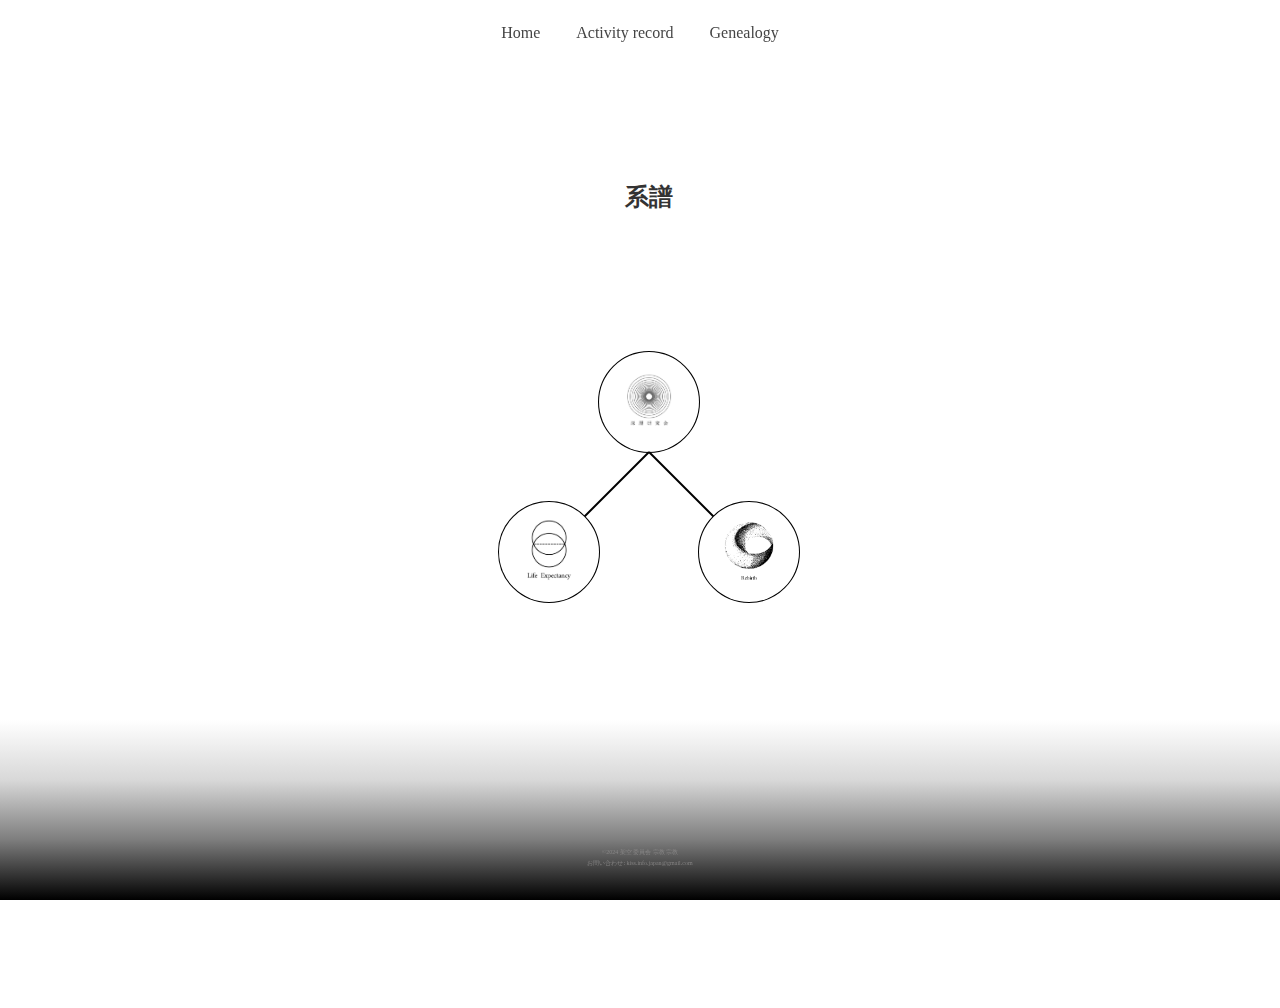
<file: kiss.genealogy.html>
<!DOCTYPE html>
<html lang="ja">
<head>
    <meta charset="UTF-8">
    <meta name="viewport" content="width=device-width, initial-scale=1.0">
    <title>架空委員会宗教 架空宗教の系譜図</title>
    <!-- KISS用のCSSを読み込む -->
    <link rel="stylesheet" href="keifustyle.css">
    <style>
        main {
            text-align: center;
            padding-top: 30px;
        }

        h1 {
            margin-top: 50px;
            font-size: 1.5em;
        }

        footer {
            color: #918f8f;
            font-size: 0.1em;
            text-align: center;
            padding: 30px 0;
            margin-top: 20px;
            opacity: 0.8;
            font-weight: normal;
        }

        /* 画像を円形に切り抜く */
        .circle-image {
            clip-path: circle(50%);
            width: 100px;
            height: 100px;
            object-fit: cover;
        }
    </style>
</head>
<body>

    <!-- ヘッダー -->
    <header>
        <nav>
            <a href="index.html">Home</a>
            <a href="kiss.Activityrecord.html">Activity record</a>
            <a href="kissgenealogy.html">Genealogy</a>
        </nav>
    </header>

    <main>
        <h1>系譜</h1>

        <svg width="800" height="600">
            <!-- 深層研究会 (中心) -->
            <a href="shinsou.html">
                <g>
                    <circle cx="400" cy="100" r="50" fill="#D3D3D3" stroke="black" stroke-width="2" />
                    <image href="shinsou.jpg" x="350" y="50" width="100" height="100" class="circle-image" />
                </g>
            </a>
        
            <!-- 接続線 1 -->
            <line x1="400" y1="150" x2="300" y2="250" stroke="#000" stroke-width="2" />
        
            <!-- Life Expectancy -->
            <a href="life.html">
                <g>
                    <circle cx="300" cy="250" r="50" fill="#D3D3D3" stroke="black" stroke-width="2" />
                    <image href="lifeexpectancy.jpg" x="250" y="200" width="100" height="100" class="circle-image" />
                </g>
            </a>
        
            <!-- 接続線 2 -->
            <line x1="400" y1="150" x2="500" y2="250" stroke="#000" stroke-width="2" />
        
            <!-- Rebirth -->
            <a href="rebirth.html">
                <g>
                    <circle cx="500" cy="250" r="50" fill="#D3D3D3" stroke="black" stroke-width="2" />
                    <image href="rebirth.jpg" x="450" y="200" width="100" height="100" class="circle-image" />
                </g>
            </a>
        </svg>
    </main>

    <footer>
        <p class="small">&copy;2024 架空 委員会 宗教 宗教</p>
        <p class="small">お問い合わせ: kiss.info.japan@gmail.com</p>
    </footer>    

</body>
</html>
</file>
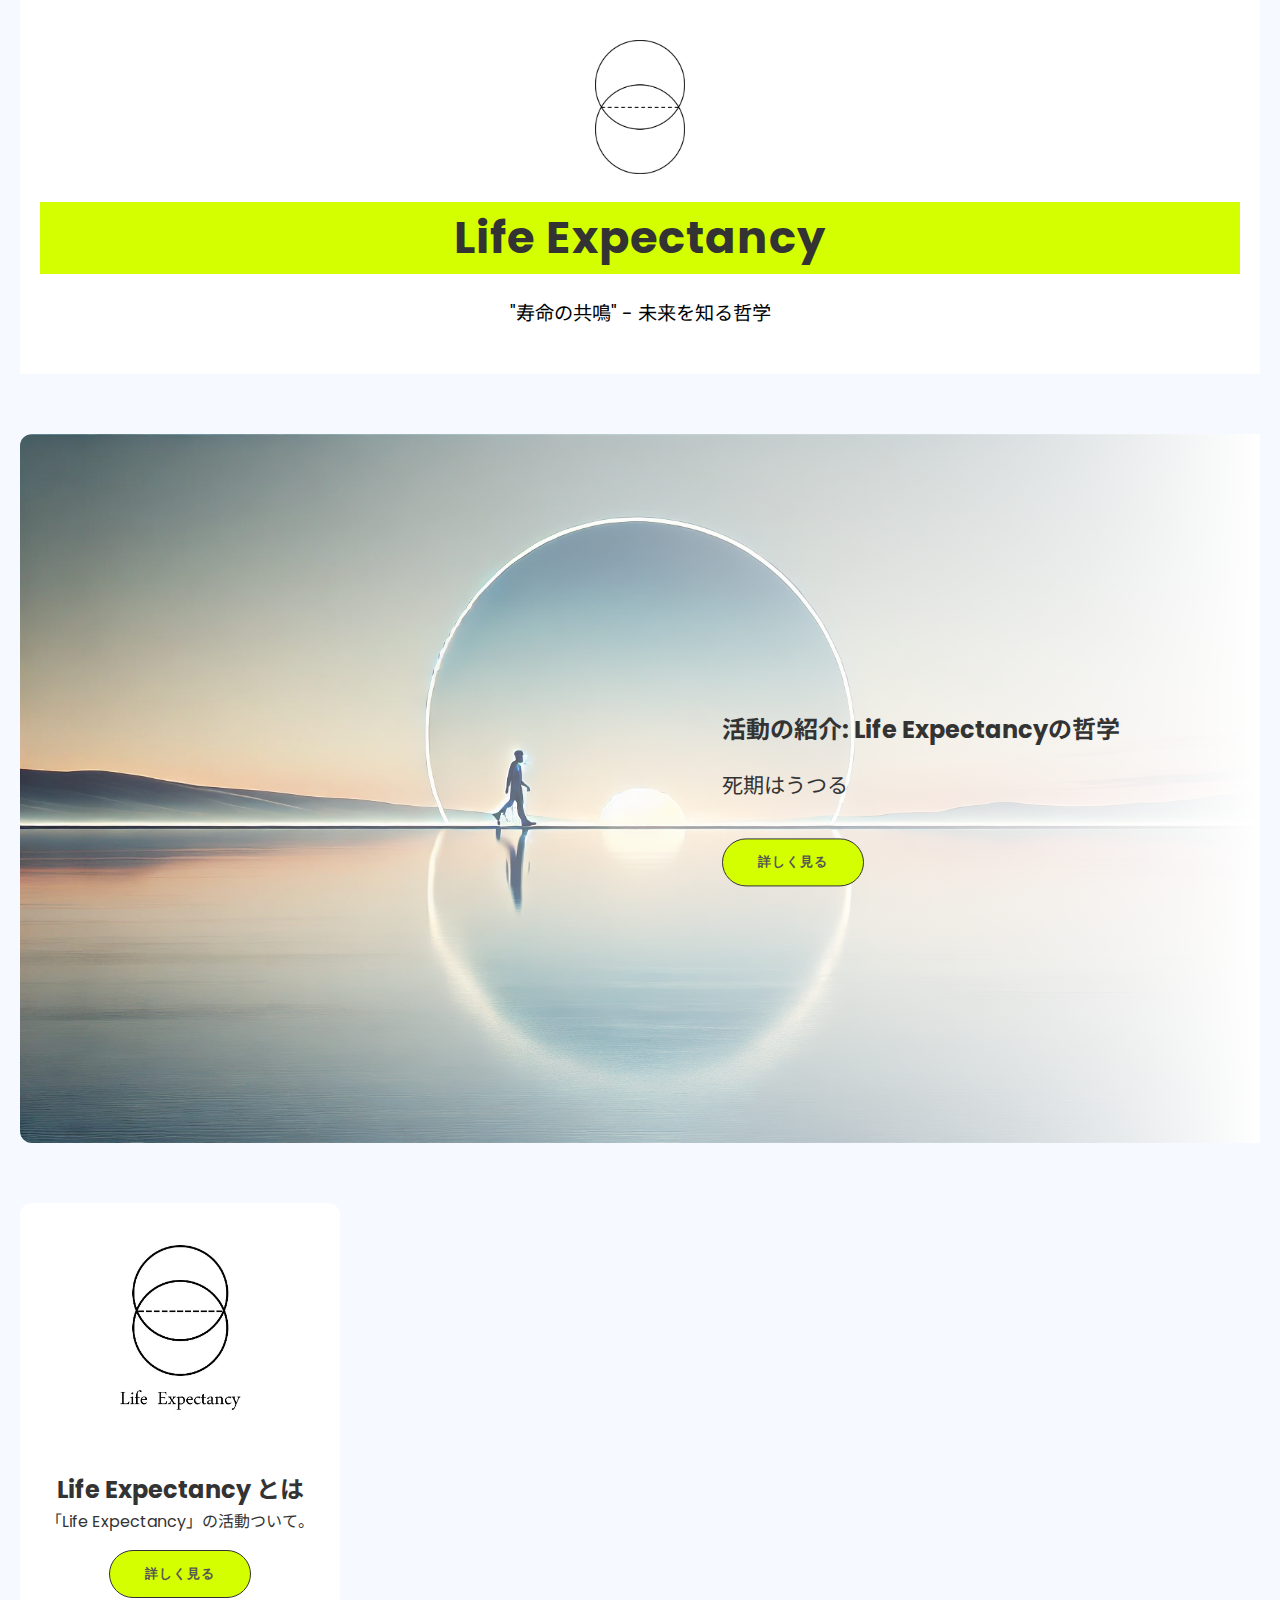
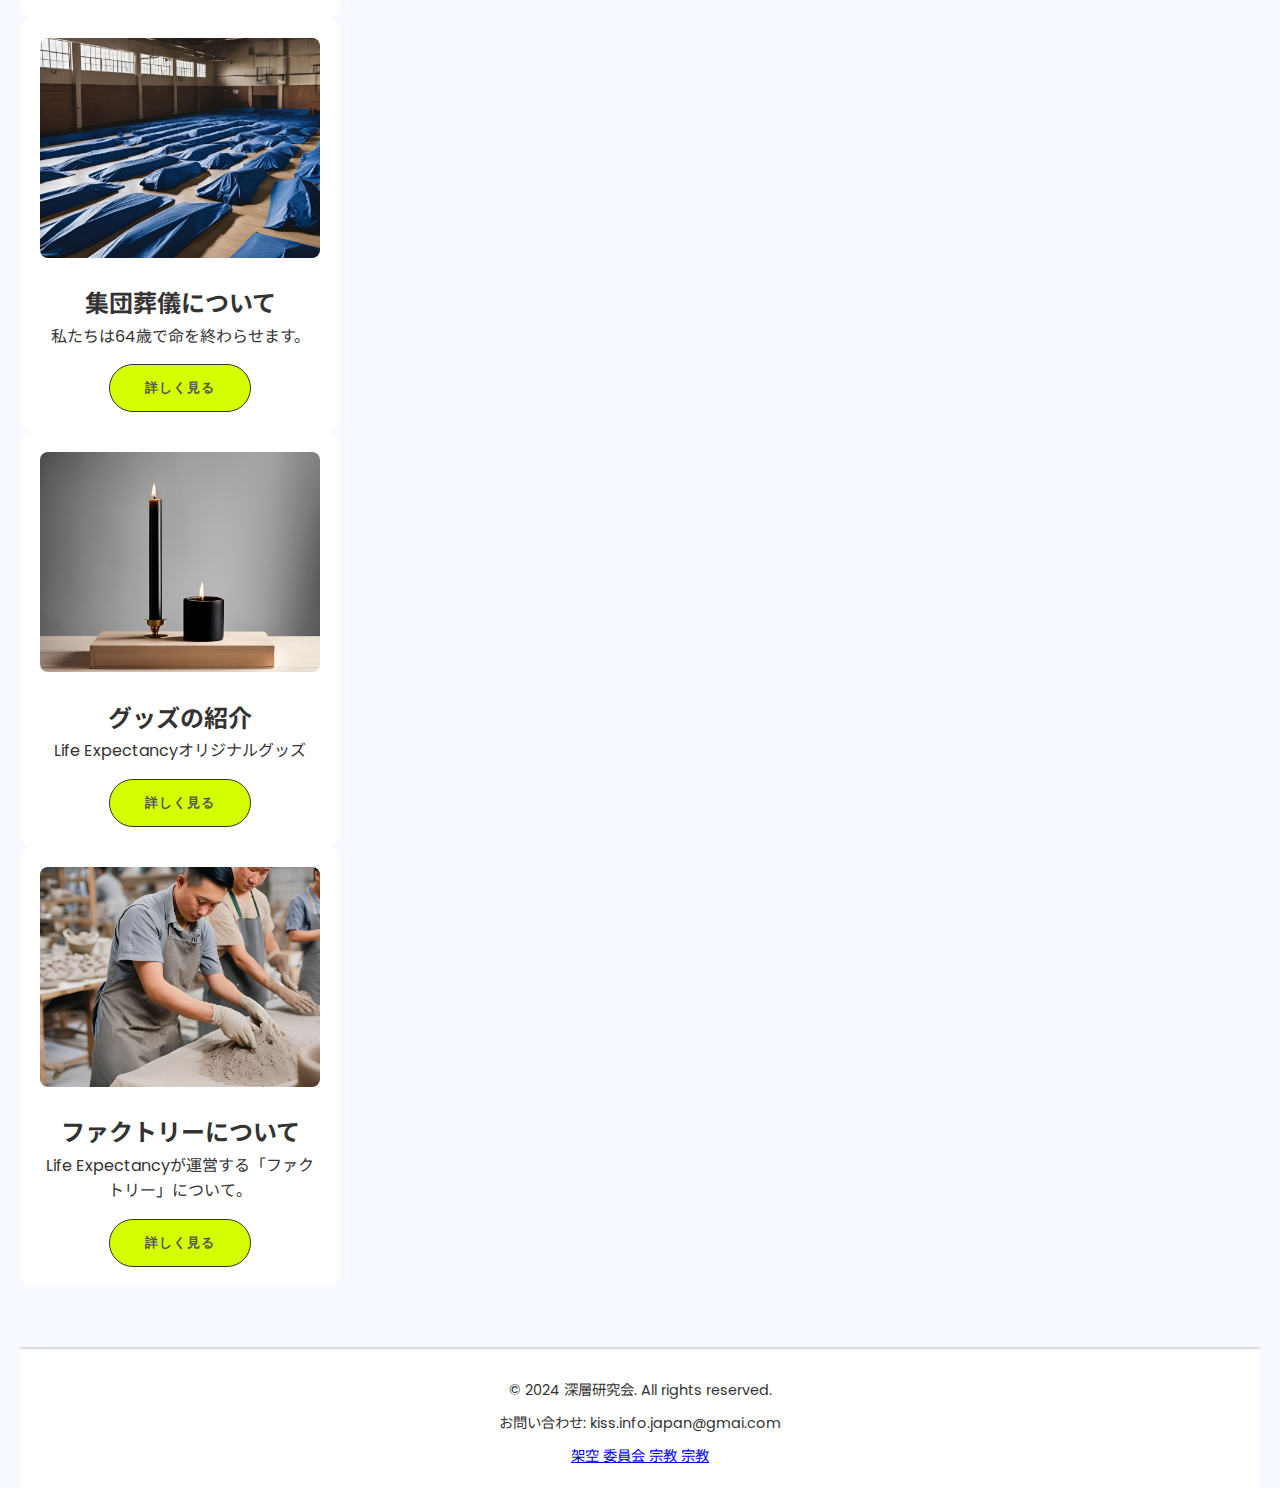
<file: life.html>
<!DOCTYPE html> 
<html lang="ja">

<head>
    <meta charset="UTF-8">
    <meta name="viewport" content="width=device-width, initial-scale=1.0">
    <title>Life Expectancy</title>
    <link rel="stylesheet" href="life.css">
    <style>
        @import url('https://fonts.googleapis.com/css2?family=Inter:wght@400;700&family=Noto+Sans+JP:wght@400;700&family=Poppins:wght@400;700&display=swap');

    </style>
</head>

<body>
    <!-- ヘッダー -->
    <header class="header">
        <div class="logo">
            <img src="life.png" alt="Life Expectancy Logo">
        </div>
        <h1 class="main-title">Life Expectancy</h1>
        <p class="catchphrase">"寿命の共鳴" - 未来を知る哲学</p>
    </header>

    <!-- ファーストビュー -->
    <section class="hero-section">
        <article class="hero-post">
            <img src="top.webp" alt="活動紹介" class="hero-image">
            <div class="hero-text">
                <h2 class="post-title">活動の紹介: Life Expectancyの哲学</h2>
                <p class="post-excerpt">死期はうつる</p>
                <button class="read-more" data-target="modal1">詳しく見る</button>
            </div>
        </article>
    </section>

    <!-- ダイナミックコンテンツ -->
    <div class="dynamic-content">
        <div class="posts-container">
            <div class="post">
                <img src="lifeexpectancy.jpg" class="post-image" alt="Life Expectancyとは">
                <h3 class="post-title">Life Expectancy とは</h3>
                <p class="post-excerpt">「Life Expectancy」の活動ついて。</p>
                <button class="read-more" data-target="modal3">詳しく見る</button>
            </div>
            <div class="post">
                <img src="sougi.jpg" class="post-image" alt="集団生前葬">
                <h3 class="post-title">集団葬儀について</h3>
                <p class="post-excerpt">私たちは64歳で命を終わらせます。</p>
                <button class="read-more" data-target="modal2">詳しく見る</button>
            </div>
           
            <div class="post">
                <img src="candlee.jpg" class="post-image" alt="グッズ紹介">
                <h3 class="post-title">グッズの紹介</h3>
                <p class="post-excerpt">Life Expectancyオリジナルグッズ</p>
                <button class="read-more" data-target="modal4">詳しく見る</button>
            </div>
            <div class="post">
                <img src="2.jpg" class="post-image" alt="ファクトリー紹介">
                <h3 class="post-title">ファクトリーについて</h3>
                <p class="post-excerpt">Life Expectancyが運営する「ファクトリー」について。</p>
                <button class="read-more" data-target="modal5">詳しく見る</button>
            </div>
        </div>
    </div>

    <!-- モーダルウィンドウ -->
    <div id="modal1" class="modal">
        <div class="modal-content">
            <span class="close-btn">&times;</span>
            <h2>活動の紹介</h2>
            <p>
                Life Expectancyは、独自の哲学的仮説である「集団寿命理論」を通じて、皆さんが自身の人生を見つめ直すためのきっかけを提供しています。  
            </p>
            <p>
                「死」は恐れるものではなく、人生をより豊かにするための光である——。

            </p>
            <p>皆さんも、Life Expectancyで楽しい人生にしましょう。
            </p>
            <img src="smilee.jpg" class="modal-image" alt="活動の紹介">

            
                    </div>

    </div>
    <div id="modal3" class="modal">
        <div class="modal-content">
            <span class="close-btn">&times;</span>
            <h2>Life Expectancy とは</h2>
            <p>
                <ul> 寿命を考える時、その人が属する集団や社会の影響を無視することはできません。私たちは「生きる意味」「死を迎える準備」をテーマにしたプログラムやイベントを通して、未来をデザインする活動をしています。</ul>   
                    <br><li>つながりが健康を作る: あなたが誰とどんなふうに関わっているか、それが健康にも大きな影響を与えます。</li> 
                    <li>遺伝と環境の関係: 生まれつきの要素と育ってきた環境がどう影響し合うかを探ります。                    
                    <br>
            <p>
                
                より豊かな未来を、一緒に造りあげていきませんか？
            </p>

            <img src="kaigou.jpg" class="modal-image" alt="life Expectancyとは">

        </div>
    </div>

    <div id="modal2" class="modal">
        <div class="modal-content">
            <span class="close-btn">&times;</span>
            <h2>集団葬儀について</h2>
            <p>
                集団葬儀は、私たちの寿命である64歳を迎えた会員のみなさまを弔うイベントです。
                ファクトリーで各々が制作してきた「魂のかたち」をみなさまの身体と共にコフィンに入れ、来世での幸福を祈ります。
            </p>
            <br></br>
            <img src="3.jpg" class="modal-image" alt="集団葬儀について">

        </div>
    </div>

    
    <div id="modal4" class="modal">
        <div class="modal-content">
            <span class="close-btn">&times;</span>
            <h2>グッズの紹介</h2>
            <p>

                <ul>
                    <li>「キャンドル」：バディとして寿命が尽きるまで灯し続けるキャンドルです。</li>
                    <li>「記憶ノート」：自分の近い未来を思い描いて記録し、それが達成できたかを振り返るというワークショップで用いる専用ノートブックです。</li> 
                    <br></br>
                </ul>
                <img src="candlee.jpg" class="modal-image" alt="グッズの紹介">

            </p>
            
        </div>
    </div>

    <div id="modal5" class="modal">
        <div class="modal-content">
            <span class="close-btn">&times;</span>
            <h2>ファクトリーについて</h2>
            <p>
                「ファクトリー」は、会員のみなさまに魂のかたちを寿命が尽きるまで模索し、可視化していただくための設備が整った施設です。 
            </p>
        <br></br>
            <img src="1.jpg" class="modal-image" alt="ファクトリー紹介">

        </div>
    </div>

    <!-- フッター -->
    <footer class="footer">
        <p>&copy; 2024 深層研究会. All rights reserved.</p>
        <p>お問い合わせ: kiss.info.japan@gmai.com</p>
        <p><a href="kiss.genealogy.html" class="footer-link">架空 委員会 宗教 宗教</a></p>
    </footer>

    <script>
        const buttons = document.querySelectorAll('.read-more');
        const modals = document.querySelectorAll('.modal');
        const closeButtons = document.querySelectorAll('.close-btn');

        buttons.forEach(button => {
            button.addEventListener('click', () => {
                const targetModal = document.getElementById(button.dataset.target);
                targetModal.style.display = 'block';
            });
        });

        closeButtons.forEach(button => {
            button.addEventListener('click', () => {
                button.closest('.modal').style.display = 'none';
            });
        });

        window.addEventListener('click', (event) => {
            modals.forEach(modal => {
                if (event.target === modal) {
                    modal.style.display = 'none';
                }
            });
        });
    </script>
</body>

</html>
</file>
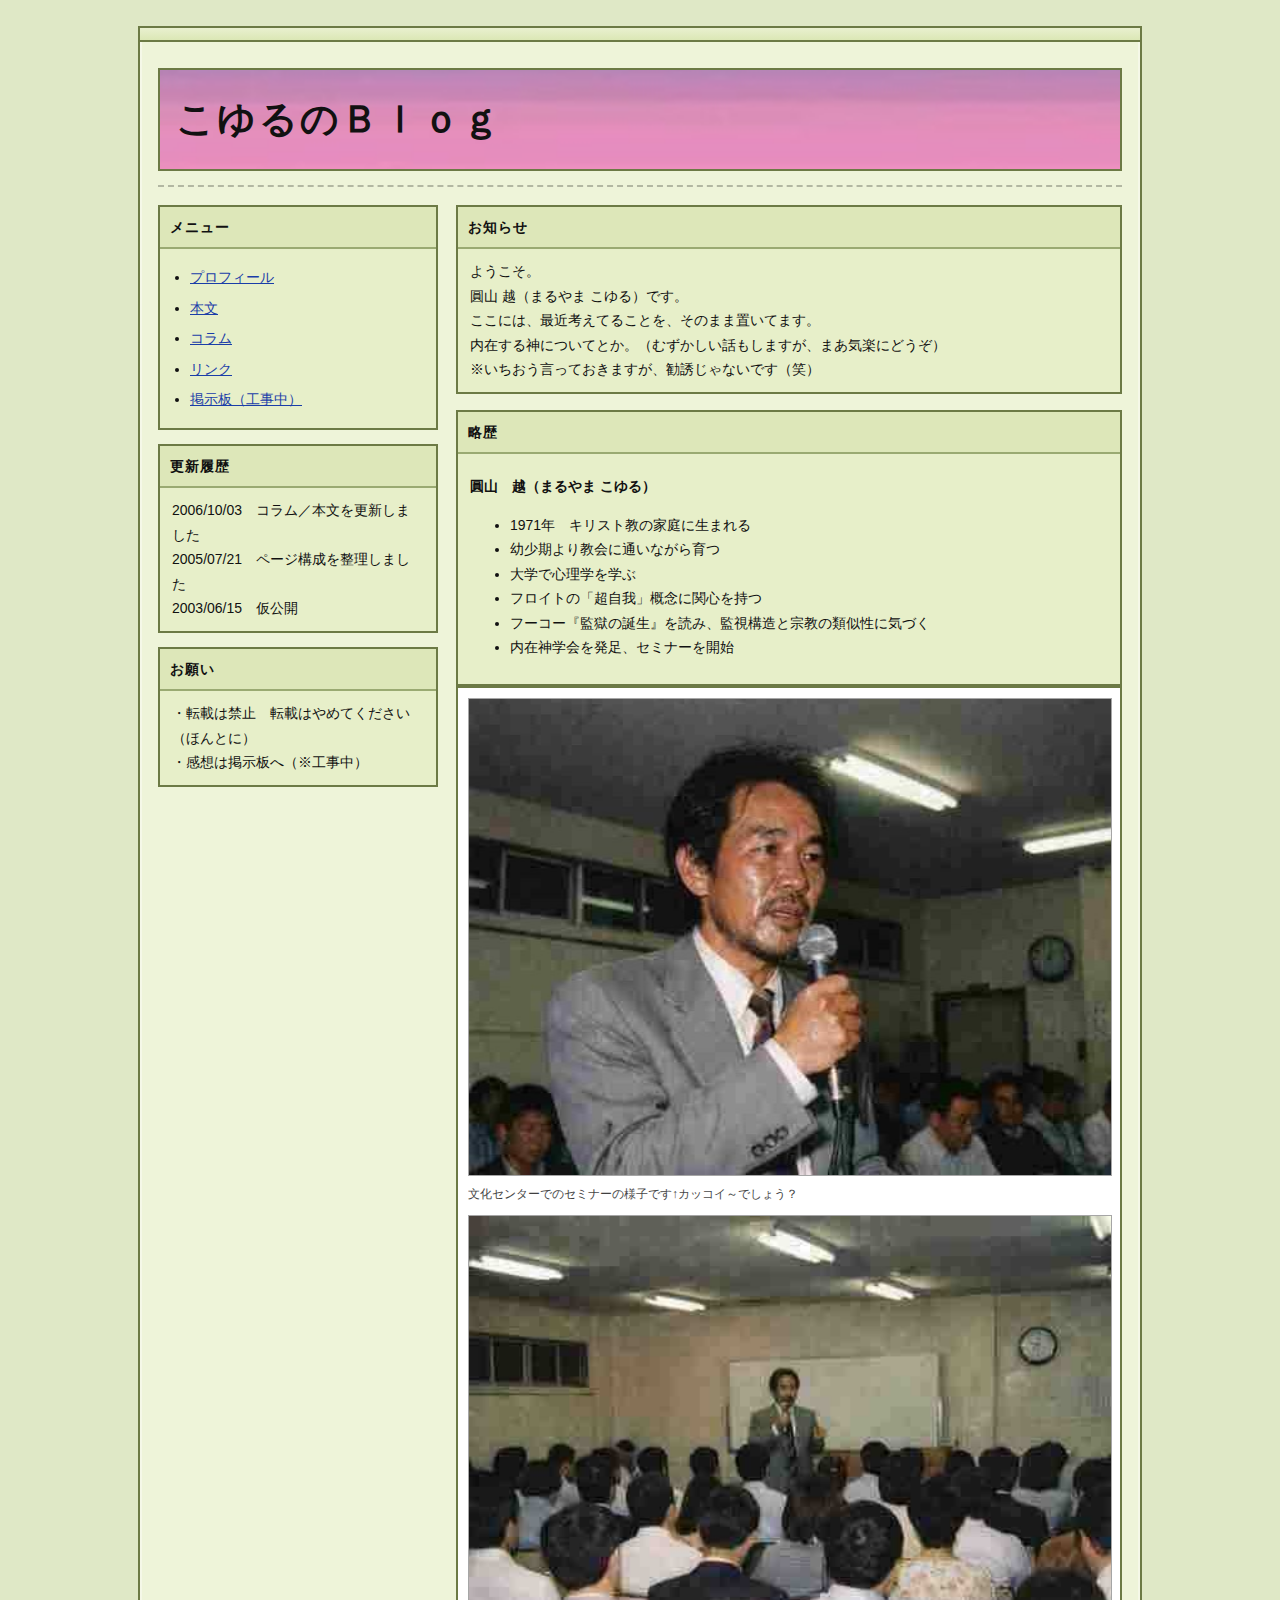
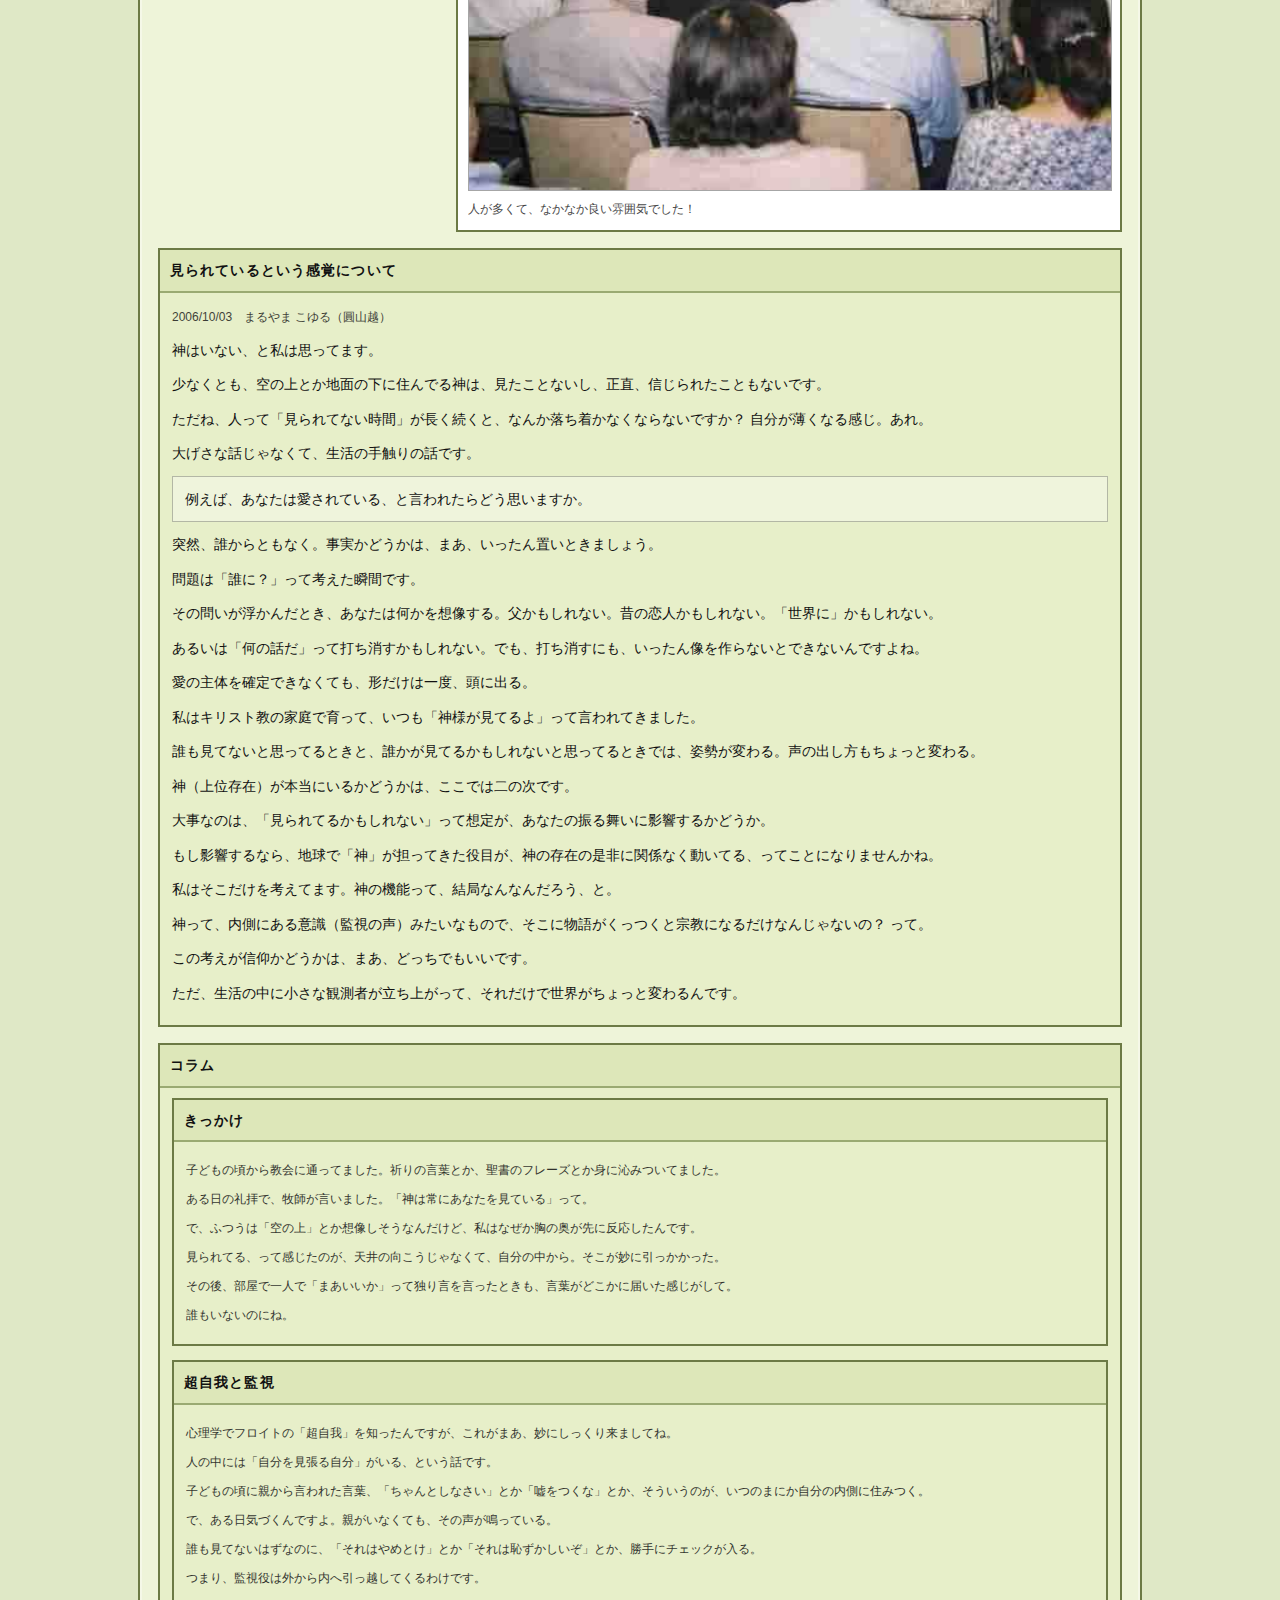
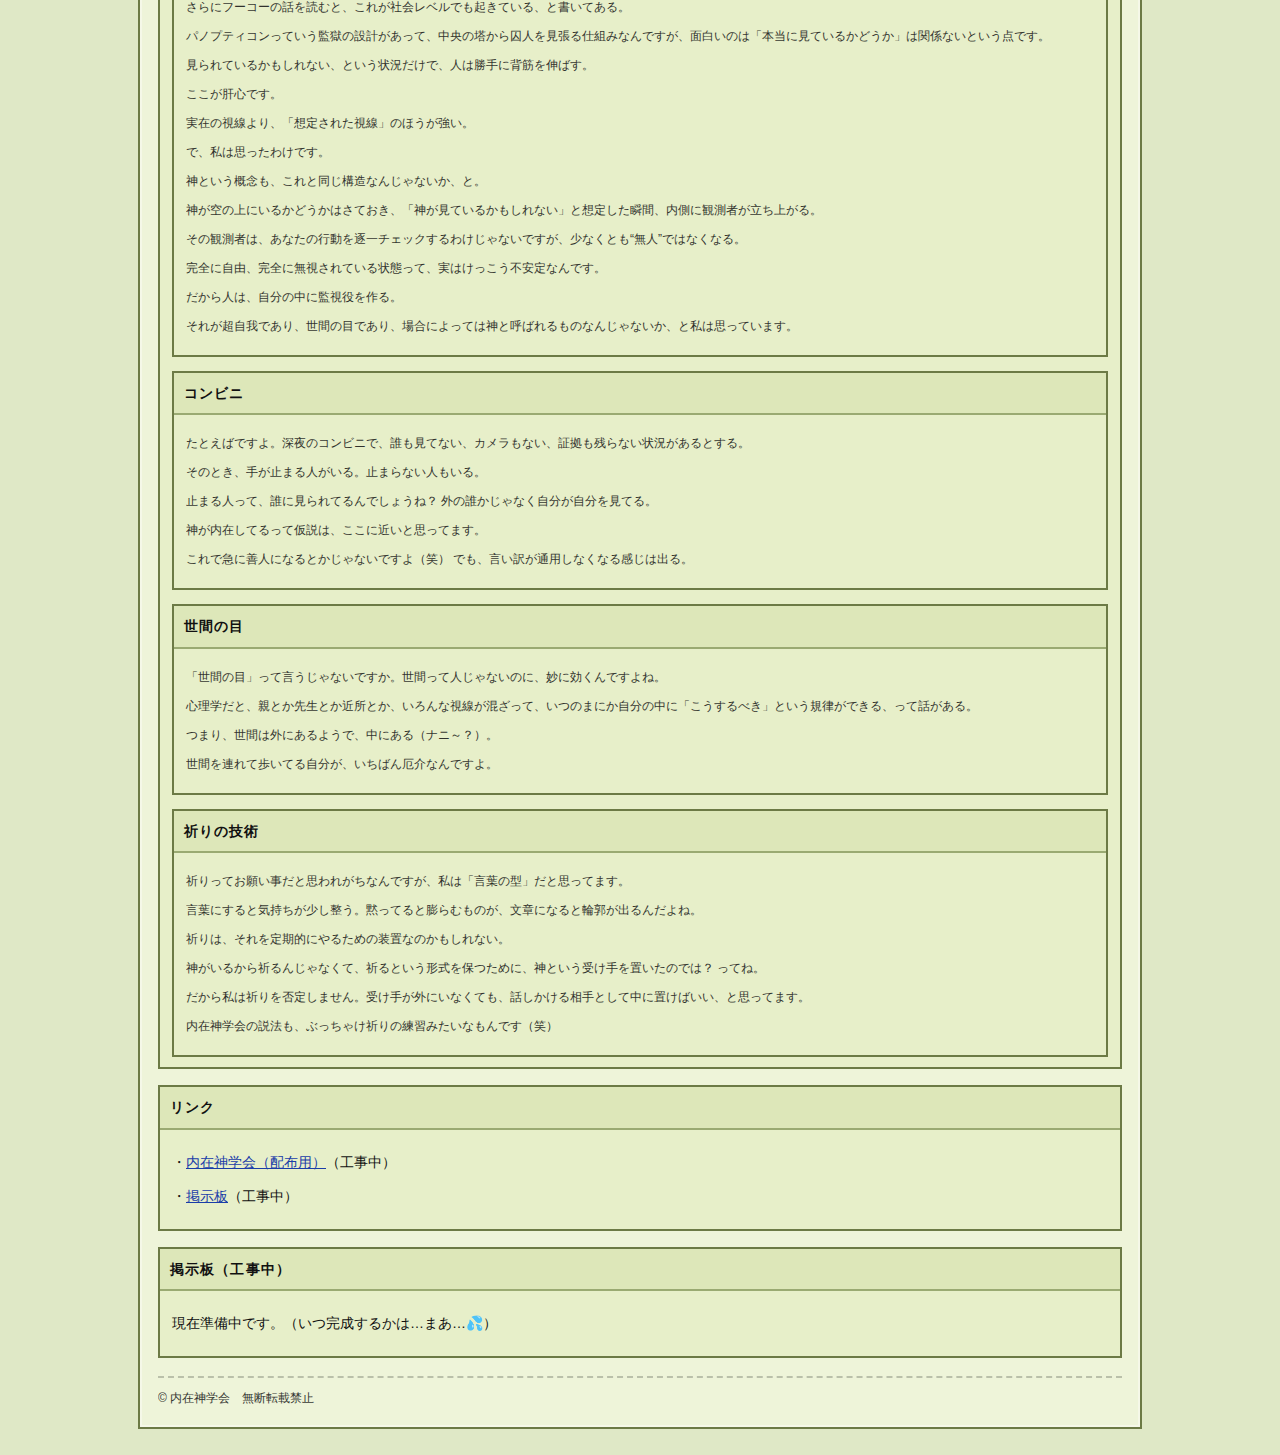
<file: lovebombingsociety.html>
<!doctype html>  
<html lang="ja">
<head>
<meta charset="utf-8" />
<meta name="viewport" content="width=device-width,initial-scale=1" />
<title>まるやま こゆる（圓山越）</title>

<style>
  :root{
    --page-bg: #dfe8c6;
    --window-bg: #eef4d9;
    --panel: #e7efc9;
    --panel2:#dde7b9;
    --line: #6c7a45;
    --line2:#9aaa72;
    --text: #111;
    --link: #1a3da8;
    --linkv:#5b2aa8;
  }

  html,body{
    margin:0;
    padding:0;
    color:var(--text);
    font-family: "MS PGothic","MS Gothic","Hiragino Kaku Gothic ProN","Noto Sans JP",sans-serif;
    font-size: 14px;
    line-height: 1.75;
    background: var(--page-bg);
  }



  .window{
    width: min(1000px, 92vw);
    margin: 26px auto;
    background: var(--window-bg);
    border: 2px solid var(--line);
    box-shadow: 0 0 0 2px rgba(255,255,255,.4) inset;
  }

  /* タイトルバー：丸3つなし */
  .titlebar{
    display:flex;
    align-items:center;
    padding: 6px 10px;
    border-bottom: 2px solid var(--line);
    background: linear-gradient(#e9f0cf, #dbe7b5);
  }
  .titletext{
    font-size: 12px;
    letter-spacing: .05em;
    opacity:.85;
    white-space: nowrap;
    overflow: hidden;
    text-overflow: ellipsis;
  }

  .inner{ padding: 18px; }

  /* ★タイトルに横長画像（header_banner.jpg）を背景として挿入 */
  .site-title{
    border: 2px solid var(--line);
    background-color: var(--panel);
    background-image: url("header_banner.jpg"); /* 同じフォルダに置く */
    background-repeat: no-repeat;
    background-size: cover;
    background-position: center;
    padding: 16px 16px;
    margin: 8px 0 10px;
    position: relative;
    overflow: hidden;
  }
  
  .site-title .title-span{
    position: relative;
    display:inline-block;
    font-size: 38px;
    font-weight: 700;
    letter-spacing: .06em;
  }

  .subline{
    margin: 0 0 14px;
    font-size: 12px;
    opacity: .9;
  }

  .topnav{
    display:flex;
    gap: 12px;
    margin: 0 0 10px;
    padding: 0;
    list-style:none;
  }
  .topnav a{
    display:inline-block;
    padding: 8px 18px;
    border: 2px solid var(--line);
    background: #f3f7df;
    color: #111;
    text-decoration:none;
    font-weight: 700;
  }
  .topnav a:hover{ background:#fff; }

  .hr-dots{
    border:0;
    border-top: 2px dashed rgba(0,0,0,.25);
    margin: 14px 0 18px;
  }

  .grid{
    display:grid;
    grid-template-columns: 280px 1fr;
    gap: 18px;
    align-items:start;
  }

  .box{
    border: 2px solid var(--line);
    background: var(--panel);
  }
  .box .box-h{
    background: var(--panel2);
    border-bottom: 2px solid var(--line2);
    padding: 8px 10px;
    font-weight: 700;
    letter-spacing: .08em;
  }
  .box .box-b{
    padding: 10px 12px;
  }

  .menu{
    margin:0;
    padding-left: 18px;
  }
  .menu li{ margin: 6px 0; }

  a{ color: var(--link); text-decoration: underline; }
  a:visited{ color: var(--linkv); }

  .welcome{ margin-bottom: 16px; }

  .content2{
    display:grid;
    grid-template-columns: 1fr 380px;
    gap: 16px;
    align-items:start;
  }

  .photo{
    border: 2px solid var(--line);
    background:#fff;
    padding: 10px;
  }
  .photo img{
    width:100%;
    height:auto;
    display:block;
    border: 1px solid rgba(0,0,0,.35);
  }
  .photo .stack + .stack{ margin-top: 10px; }

  .caption{
    font-size: 12px;
    margin-top: 8px;
    opacity: .8;
  }

  .footer{
    margin-top: 18px;
    padding-top: 10px;
    border-top: 2px dashed rgba(0,0,0,.25);
    font-size: 12px;
    opacity:.85;
  }

  /* 記事 */
  .entry{ margin-top: 16px; }
  .entry h3{
    margin: 0;
    font-size: 14px;
    letter-spacing: .08em;
  }
  .meta{
    font-size: 12px;
    opacity: .8;
    margin: 4px 0 10px;
  }
  .entry p{ margin: 10px 0; }

  .quote{
    padding: 10px 12px;
    border: 1px solid rgba(0,0,0,.25);
    background: rgba(255,255,255,.35);
    margin: 10px 0;
  }

  /* コラム（タグなし） */
  .column p{ margin: 8px 0; }
  .column .small{
    font-size: 12px;
    opacity: .85;
  }

  @media (max-width: 900px){
    .content2{ grid-template-columns: 1fr; }
  }
  @media (max-width: 760px){
    .grid{ grid-template-columns: 1fr; }
    .site-title .title-span{ font-size: 30px; }
  }
</style>
</head>

<body>
  <div class="window">
    <div class="titlebar" aria-hidden="true">
      <div class="titletext"></div>
    </div>

    <div class="inner">
      <div class="site-title"><span class="title-span">こゆるのＢｌｏｇ</span></div>


      <hr class="hr-dots" />

      <div class="grid">
        <!-- 左サイド -->
        <aside>
          <div class="box">
            <div class="box-h">メニュー</div>
            <div class="box-b">
              <ul class="menu">
                <li><a href="#profile">プロフィール</a></li>
                
                <li><a href="#text">本文</a></li>
                <li><a href="#columns">コラム</a></li>
                <li><a href="#links">リンク</a></li>
                <li><a href="#bbs">掲示板（工事中）</a></li>
              </ul>
            </div>
          </div>

          <div class="box" style="margin-top:14px;">
            <div class="box-h">更新履歴</div>
            <div class="box-b">
              2006/10/03　コラム／本文を更新しました<br>
              2005/07/21　ページ構成を整理しました<br>
              2003/06/15　仮公開<br>
            </div>
          </div>

          <div class="box" style="margin-top:14px;">
            <div class="box-h">お願い</div>
            <div class="box-b">
              ・転載は禁止　転載はやめてください（ほんとに）<br>
              ・感想は掲示板へ（※工事中）<br>
            </div>
          </div>
        </aside>

        <!-- 右：本文 -->
        <section id="home">
          <div class="box welcome">
            <div class="box-h">お知らせ</div>
            <div class="box-b">
              ようこそ。<br>
              圓山 越（まるやま こゆる）です。<br>
              ここには、最近考えてることを、そのまま置いてます。<br>
              内在する神についてとか。（むずかしい話もしますが、まあ気楽にどうぞ）
              <br>
              ※いちおう言っておきますが、勧誘じゃないです（笑）
            </div>
          </div>

       


          <!-- ===== プロフィール ===== -->
          <div class="box entry" id="profile">
            <div class="box-h"><h3>略歴</h3></div>
            <div class="box-b">
              <p><strong>圓山　越（まるやま こゆる）</strong></p>
              <ul> <li>1971年　キリスト教の家庭に生まれる</li> <li>幼少期より教会に通いながら育つ</li> <li>大学で心理学を学ぶ</li> <li>フロイトの「超自我」概念に関心を持つ</li> <li>フーコー『監獄の誕生』を読み、監視構造と宗教の類似性に気づく</li> <li>内在神学会を発足、セミナーを開始</li> </ul>
            </div>
          </div>
          
            <!-- 右（写真：★2枚にする） -->
            <div class="photo">
              <div class="stack">
                <img src="etsu.jpg" alt="セミナーの写真1">
                <div class="caption">文化センターでのセミナーの様子です↑カッコイ～でしょう？</div>
              </div>

              <div class="stack">
                <img src="seminor.jpg" alt="セミナーの写真2">
                <div class="caption">人が多くて、なかなか良い雰囲気でした！</div>
              </div>
            </div>
          </div>
<!-- ===== 本文 ===== -->
          <div class="box entry" id="text">
            <div class="box-h"><h3>見られているという感覚について</h3></div>
            <div class="box-b">
              <div class="meta">2006/10/03　まるやま こゆる（圓山越）</div>

              <p>神はいない、と私は思ってます。</p>
              <p>少なくとも、空の上とか地面の下に住んでる神は、見たことないし、正直、信じられたこともないです。</p>

              <p>ただね、人って「見られてない時間」が長く続くと、なんか落ち着かなくならないですか？ 自分が薄くなる感じ。あれ。</p>
              <p>大げさな話じゃなくて、生活の手触りの話です。</p>

              <p class="quote">例えば、あなたは愛されている、と言われたらどう思いますか。</p>

              <p>突然、誰からともなく。事実かどうかは、まあ、いったん置いときましょう。</p>
              <p>問題は「誰に？」って考えた瞬間です。</p>

              <p>その問いが浮かんだとき、あなたは何かを想像する。父かもしれない。昔の恋人かもしれない。「世界に」かもしれない。</p>

              <p>あるいは「何の話だ」って打ち消すかもしれない。でも、打ち消すにも、いったん像を作らないとできないんですよね。</p>

              <p>愛の主体を確定できなくても、形だけは一度、頭に出る。</p>
              <p>私はキリスト教の家庭で育って、いつも「神様が見てるよ」って言われてきました。</p>

              <p>誰も見てないと思ってるときと、誰かが見てるかもしれないと思ってるときでは、姿勢が変わる。声の出し方もちょっと変わる。</p>

              <p>神（上位存在）が本当にいるかどうかは、ここでは二の次です。</p>
              <p>大事なのは、「見られてるかもしれない」って想定が、あなたの振る舞いに影響するかどうか。</p>

              <p>もし影響するなら、地球で「神」が担ってきた役目が、神の存在の是非に関係なく動いてる、ってことになりませんかね。</p>

              <p>私はそこだけを考えてます。神の機能って、結局なんなんだろう、と。</p>
              <p>神って、内側にある意識（監視の声）みたいなもので、そこに物語がくっつくと宗教になるだけなんじゃないの？ って。</p>

              <p>この考えが信仰かどうかは、まあ、どっちでもいいです。</p>
              <p>ただ、生活の中に小さな観測者が立ち上がって、それだけで世界がちょっと変わるんです。</p>
            </div>
          </div>
          <!-- ===== コラム ===== -->
          <div class="box entry" id="columns">
            <div class="box-h"><h3>コラム</h3></div>
            <div class="box-b">

              <div class="box column" style="margin-top:0;">
                <div class="box-h">きっかけ</div>
                <div class="box-b">
                  <p class="small">子どもの頃から教会に通ってました。祈りの言葉とか、聖書のフレーズとか身に沁みついてました。</p>
                  <p class="small">ある日の礼拝で、牧師が言いました。「神は常にあなたを見ている」って。</p>
                  <p class="small">で、ふつうは「空の上」とか想像しそうなんだけど、私はなぜか胸の奥が先に反応したんです。</p>
                  <p class="small">見られてる、って感じたのが、天井の向こうじゃなくて、自分の中から。そこが妙に引っかかった。</p>
                  <p class="small">その後、部屋で一人で「まあいいか」って独り言を言ったときも、言葉がどこかに届いた感じがして。</p>
                  <p class="small">誰もいないのにね。</p>
                </div>
              </div>

              <div class="box column" style="margin-top:14px;">
  <div class="box-h">超自我と監視</div>
  <div class="box-b">
    <p class="small">心理学でフロイトの「超自我」を知ったんですが、これがまあ、妙にしっくり来ましてね。</p>

    <p class="small">人の中には「自分を見張る自分」がいる、という話です。</p>

    <p class="small">子どもの頃に親から言われた言葉、「ちゃんとしなさい」とか「嘘をつくな」とか、そういうのが、いつのまにか自分の内側に住みつく。</p>

    <p class="small">で、ある日気づくんですよ。親がいなくても、その声が鳴っている。</p>

    <p class="small">誰も見てないはずなのに、「それはやめとけ」とか「それは恥ずかしいぞ」とか、勝手にチェックが入る。</p>

    <p class="small">つまり、監視役は外から内へ引っ越してくるわけです。</p>

    <p class="small">さらにフーコーの話を読むと、これが社会レベルでも起きている、と書いてある。</p>

    <p class="small">パノプティコンっていう監獄の設計があって、中央の塔から囚人を見張る仕組みなんですが、面白いのは「本当に見ているかどうか」は関係ないという点です。</p>

    <p class="small">見られているかもしれない、という状況だけで、人は勝手に背筋を伸ばす。</p>

    <p class="small">ここが肝心です。</p>

    <p class="small">実在の視線より、「想定された視線」のほうが強い。</p>

    <p class="small">で、私は思ったわけです。</p>

    <p class="small">神という概念も、これと同じ構造なんじゃないか、と。</p>

    <p class="small">神が空の上にいるかどうかはさておき、「神が見ているかもしれない」と想定した瞬間、内側に観測者が立ち上がる。</p>

    <p class="small">その観測者は、あなたの行動を逐一チェックするわけじゃないですが、少なくとも“無人”ではなくなる。</p>

    <p class="small">完全に自由、完全に無視されている状態って、実はけっこう不安定なんです。</p>

    <p class="small">だから人は、自分の中に監視役を作る。</p>

    <p class="small">それが超自我であり、世間の目であり、場合によっては神と呼ばれるものなんじゃないか、と私は思っています。</p>
  </div>
</div>

              <div class="box column" style="margin-top:14px;">
                <div class="box-h">コンビニ</div>
                <div class="box-b">
                  <p class="small">たとえばですよ。深夜のコンビニで、誰も見てない、カメラもない、証拠も残らない状況があるとする。</p>
                  <p class="small">そのとき、手が止まる人がいる。止まらない人もいる。</p>
                  <p class="small">止まる人って、誰に見られてるんでしょうね？ 外の誰かじゃなく自分が自分を見てる。</p>
                  <p class="small">神が内在してるって仮説は、ここに近いと思ってます。</p>
                  <p class="small">これで急に善人になるとかじゃないですよ（笑） でも、言い訳が通用しなくなる感じは出る。</p>
                </div>
              </div>

              <div class="box column" style="margin-top:14px;">
                <div class="box-h">世間の目</div>
                <div class="box-b">
                  <p class="small">「世間の目」って言うじゃないですか。世間って人じゃないのに、妙に効くんですよね。</p>
                  <p class="small">心理学だと、親とか先生とか近所とか、いろんな視線が混ざって、いつのまにか自分の中に「こうするべき」という規律ができる、って話がある。</p>
                  <p class="small">つまり、世間は外にあるようで、中にある（ナニ～？）。</p>
                  <p class="small">世間を連れて歩いてる自分が、いちばん厄介なんですよ。</p>
                </div>
              </div>

              <div class="box column" style="margin-top:14px;">
                <div class="box-h">祈りの技術</div>
                <div class="box-b">
                  <p class="small">祈りってお願い事だと思われがちなんですが、私は「言葉の型」だと思ってます。</p>
                  <p class="small">言葉にすると気持ちが少し整う。黙ってると膨らむものが、文章になると輪郭が出るんだよね。</p>
                  <p class="small">祈りは、それを定期的にやるための装置なのかもしれない。</p>
                  <p class="small">神がいるから祈るんじゃなくて、祈るという形式を保つために、神という受け手を置いたのでは？ ってね。</p>
                  <p class="small">だから私は祈りを否定しません。受け手が外にいなくても、話しかける相手として中に置けばいい、と思ってます。</p>
                  <p class="small">内在神学会の説法も、ぶっちゃけ祈りの練習みたいなもんです（笑）</p>
                </div>
              </div>

            </div>
          </div>

          

          <!-- ===== リンク ===== -->
          <div class="box entry" id="links">
            <div class="box-h"><h3>リンク</h3></div>
            <div class="box-b">
              <p>・<a href="#" onclick="alert('工事中です'); return false;">内在神学会（配布用）</a>（工事中）</p>
              <p>・<a href="#" onclick="alert('工事中です'); return false;">掲示板</a>（工事中）</p>
            </div>
          </div>

          <div class="box entry" id="bbs">
            <div class="box-h"><h3>掲示板（工事中）</h3></div>
            <div class="box-b">
              <p>現在準備中です。（いつ完成するかは…まあ…💦）</p>
            </div>
          </div>

          <div class="footer">
            © 内在神学会　無断転載禁止
          </div>

        </section>
      </div>
    </div>
  </div>

<script>
  const el = document.getElementById("counter");
  const base = 1234;
  const seed = Math.floor(Date.now() / (1000*60*60));
  const n = base + (seed % 5000);
  el.textContent = String(n).padStart(8, "0");
</script>
</body>
</html>
</file>
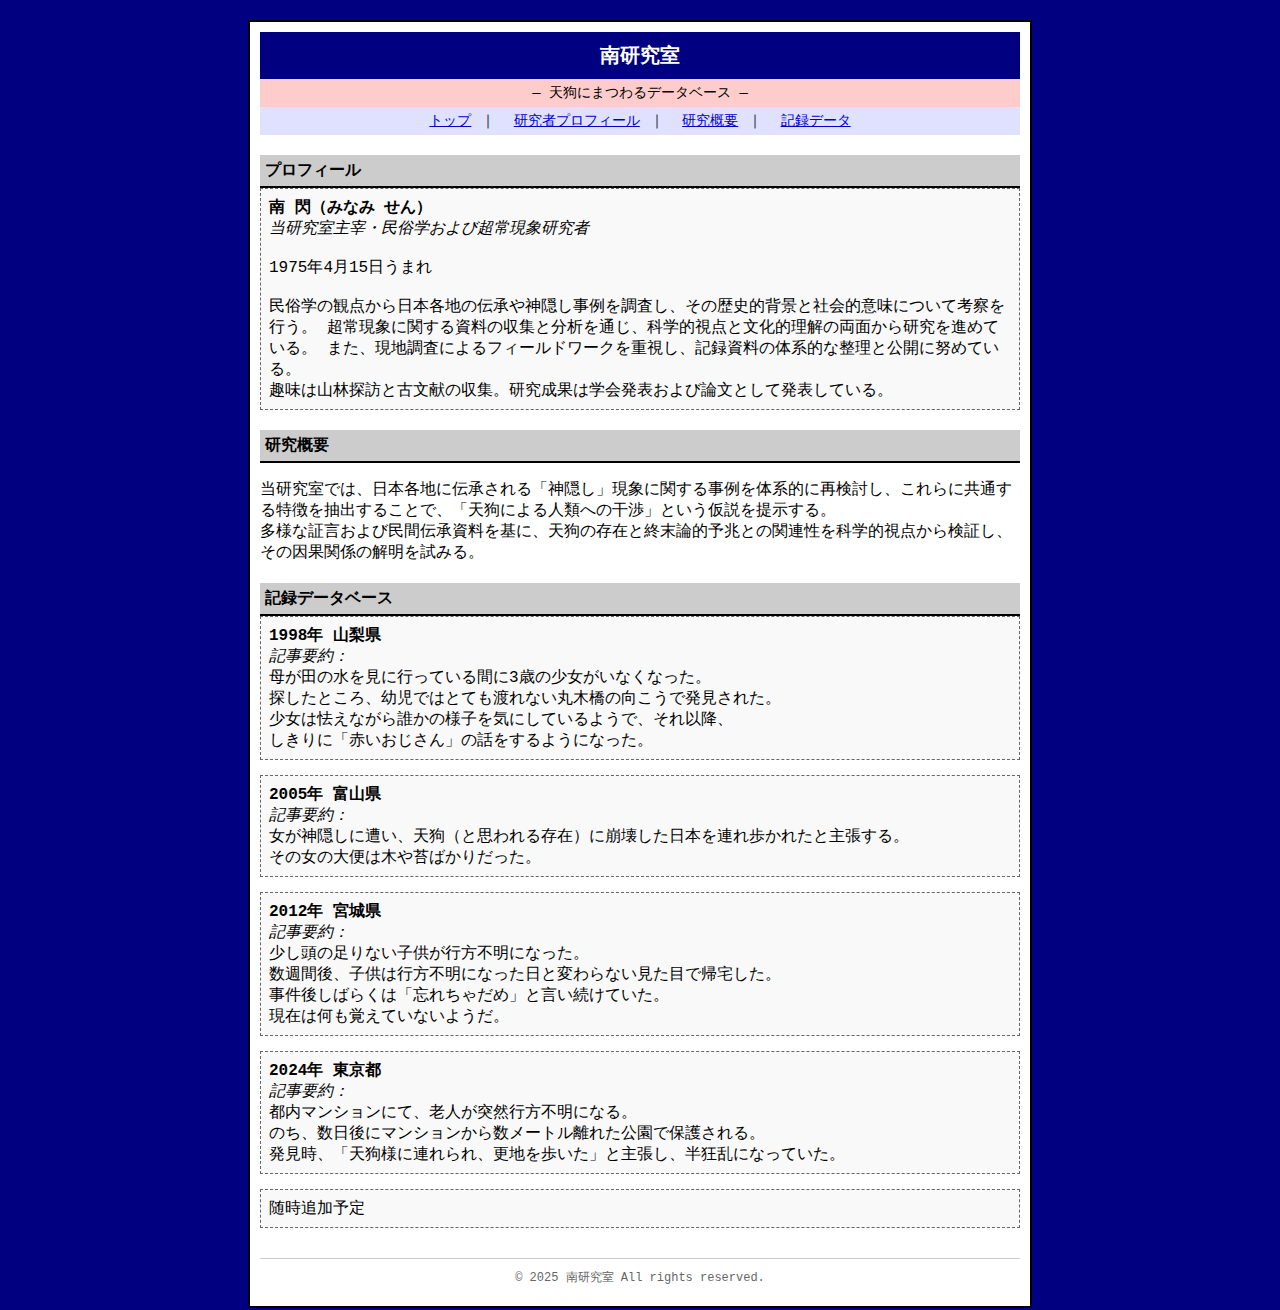
<file: minami sen.html>
<!DOCTYPE html>  
<html lang="ja">
<head>
  <meta charset="UTF-8" />
  <title>南研究室｜天狗にまつわるデータベース</title>
  <style>
    body {
      font-family: "MS Gothic", "Osaka-Mono", monospace;
      background-color: #000080;
      background-attachment: fixed;
      background-size: cover;
      color: #000;
      margin: 0;
      padding: 0;
    }

    .container {
      width: 760px;
      margin: 0 auto;
      background-color: #ffffff;
      border: 2px solid #000000;
      padding: 10px;
      margin-top: 20px;
    }

    h1 {
      background-color: #000080;
      color: #ffffff;
      padding: 10px;
      font-size: 20px;
      margin: 0;
      text-align: center;
    }

    .subtitle {
      background-color: #ffcccc;
      color: #000;
      text-align: center;
      padding: 5px;
      font-size: 14px;
    }

    .nav {
      text-align: center;
      background-color: #e0e0ff;
      padding: 5px;
      margin-bottom: 10px;
      font-size: 14px;
    }

    .nav a {
      margin: 0 10px;
      text-decoration: underline;
      color: #0000cc;
      cursor: pointer;
    }

    .section-title {
      background-color: #cccccc;
      padding: 5px;
      margin-top: 20px;
      border-bottom: 2px solid #000;
      font-weight: bold;
      font-size: 16px;
    }

    .entry {
      border: 1px dashed #666;
      padding: 8px;
      margin-bottom: 15px;
      background-color: #f9f9f9;
    }

    .footer {
      text-align: center;
      font-size: 12px;
      color: #666666;
      margin-top: 30px;
      padding: 10px;
      border-top: 1px solid #ccc;
    }
  </style>
</head>
<body>
  <div class="container">
    <h1>南研究室</h1>
    <div class="subtitle">― 天狗にまつわるデータベース ―</div>

    <div class="nav">
      <a href="#top" onclick="window.scrollTo({top:0, behavior:'smooth'}); return false;">トップ</a>｜
      <a href="#profile">研究者プロフィール</a>｜
      <a href="#overview">研究概要</a>｜
      <a href="#records">記録データ</a>
    </div>

    <div id="top"></div>

    
        <div class="section-title" id="profile">プロフィール</div>
<div class="entry">
  <b>南 閃（みなみ せん）</b><br>
  <i>当研究室主宰・民俗学および超常現象研究者</i><br><br>
  1975年4月15日うまれ<br><br>
  民俗学の観点から日本各地の伝承や神隠し事例を調査し、その歴史的背景と社会的意味について考察を行う。 
  超常現象に関する資料の収集と分析を通じ、科学的視点と文化的理解の両面から研究を進めている。
  また、現地調査によるフィールドワークを重視し、記録資料の体系的な整理と公開に努めている。<br>
  趣味は山林探訪と古文献の収集。研究成果は学会発表および論文として発表している。
</div>

    <div class="section-title" id="overview">研究概要</div>
    <p>
      当研究室では、日本各地に伝承される「神隠し」現象に関する事例を体系的に再検討し、これらに共通する特徴を抽出することで、「天狗による人類への干渉」という仮説を提示する。<br>
      多様な証言および民間伝承資料を基に、天狗の存在と終末論的予兆との関連性を科学的視点から検証し、その因果関係の解明を試みる。
    </p>

    <div class="section-title" id="records">記録データベース</div>

    <!-- ここから記事は省略しないでそのまま全部入れてね -->
    <div class="entry">
      <b>1998年 山梨県</b><br>
      <i>記事要約：</i><br>
      母が田の水を見に行っている間に3歳の少女がいなくなった。<br>
      探したところ、幼児ではとても渡れない丸木橋の向こうで発見された。<br>
      少女は怯えながら誰かの様子を気にしているようで、それ以降、<br>
      しきりに「赤いおじさん」の話をするようになった。
    </div>

    <div class="entry">
  <b>2005年 富山県</b><br>
  <i>記事要約：</i><br>
  女が神隠しに遭い、天狗（と思われる存在）に崩壊した日本を連れ歩かれたと主張する。<br>
  その女の大便は木や苔ばかりだった。
</div>

<div class="entry">
  <b>2012年 宮城県</b><br>
  <i>記事要約：</i><br>
  少し頭の足りない子供が行方不明になった。<br>
  数週間後、子供は行方不明になった日と変わらない見た目で帰宅した。<br>
  事件後しばらくは「忘れちゃだめ」と言い続けていた。<br>
  現在は何も覚えていないようだ。
</div>

<div class="entry">
  <b>2024年 東京都</b><br>
  <i>記事要約：</i><br>
  都内マンションにて、老人が突然行方不明になる。<br>
  のち、数日後にマンションから数メートル離れた公園で保護される。<br>
  発見時、「天狗様に連れられ、更地を歩いた」と主張し、半狂乱になっていた。
</div>

<div class="entry">
 随時追加予定
</div>

    <div class="footer">
      &copy; 2025 南研究室 All rights reserved.
    </div>
  </div>
</body>
</html>
</file>
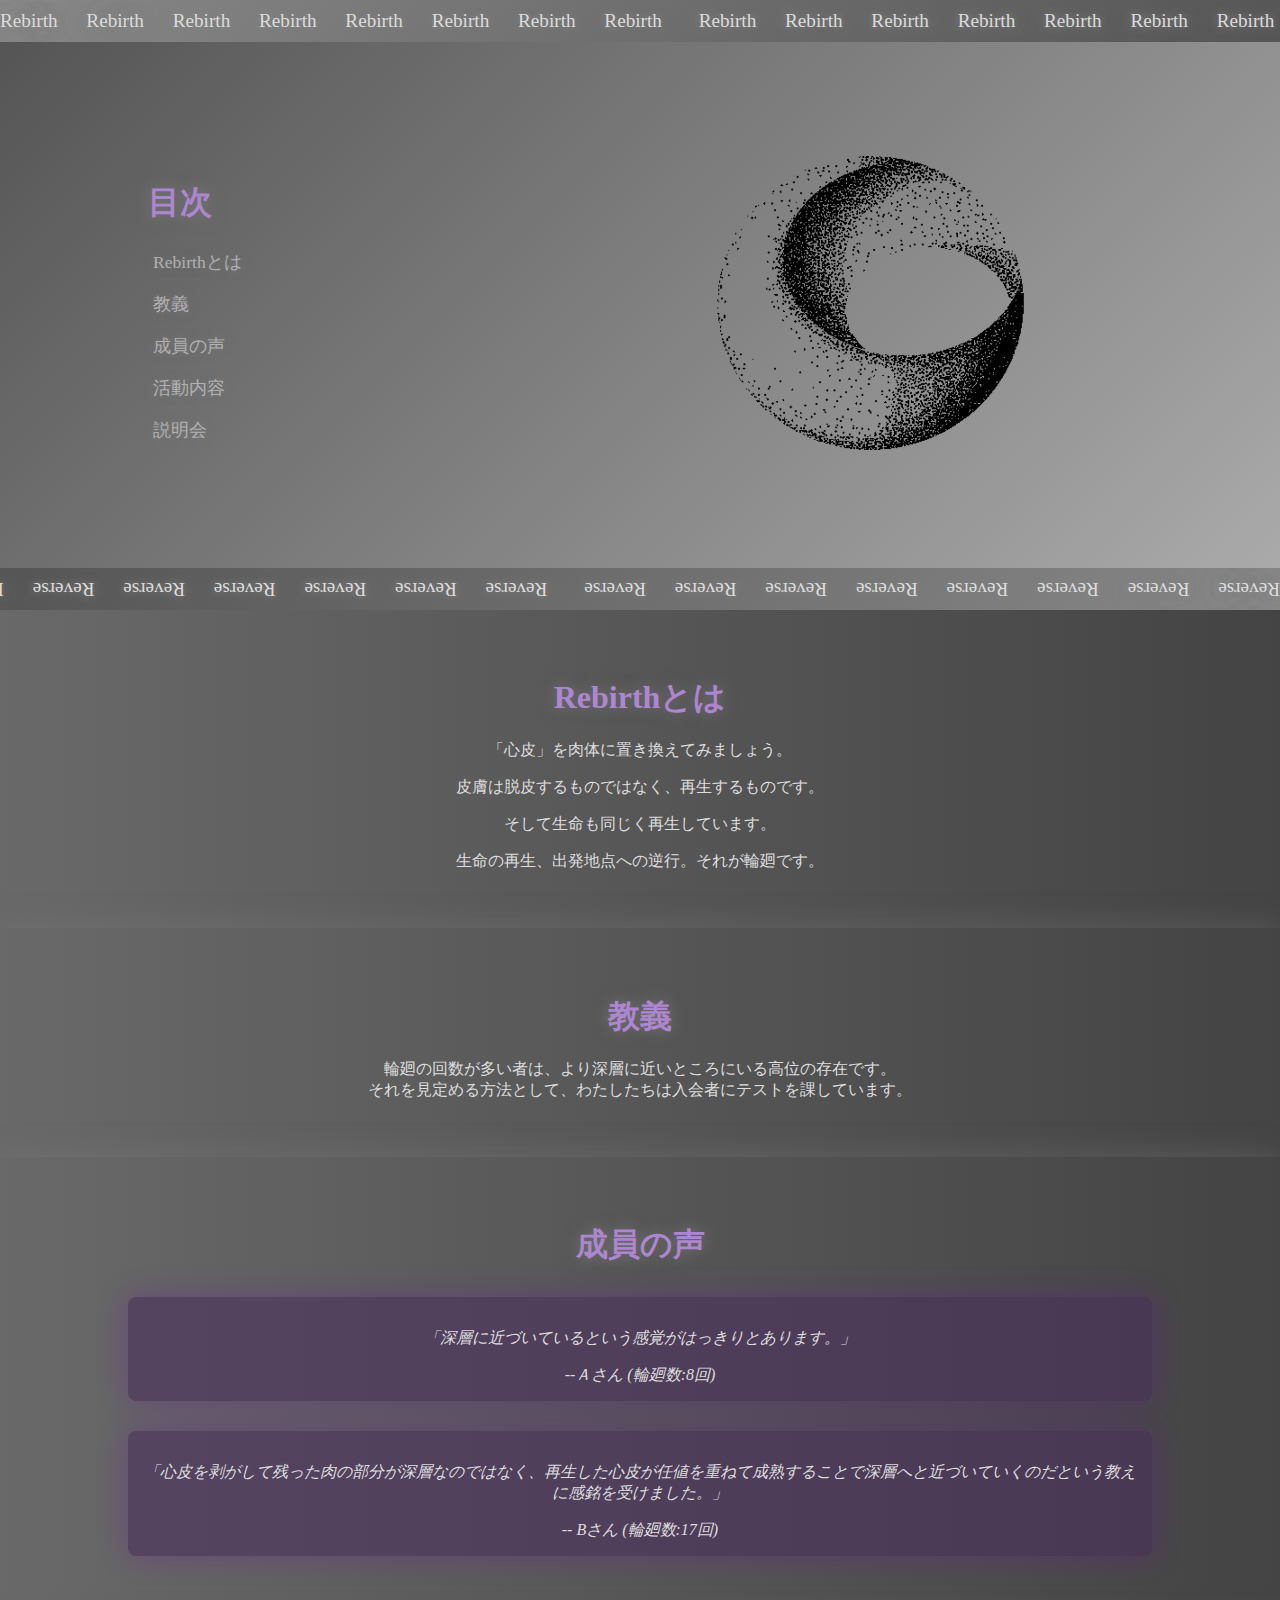
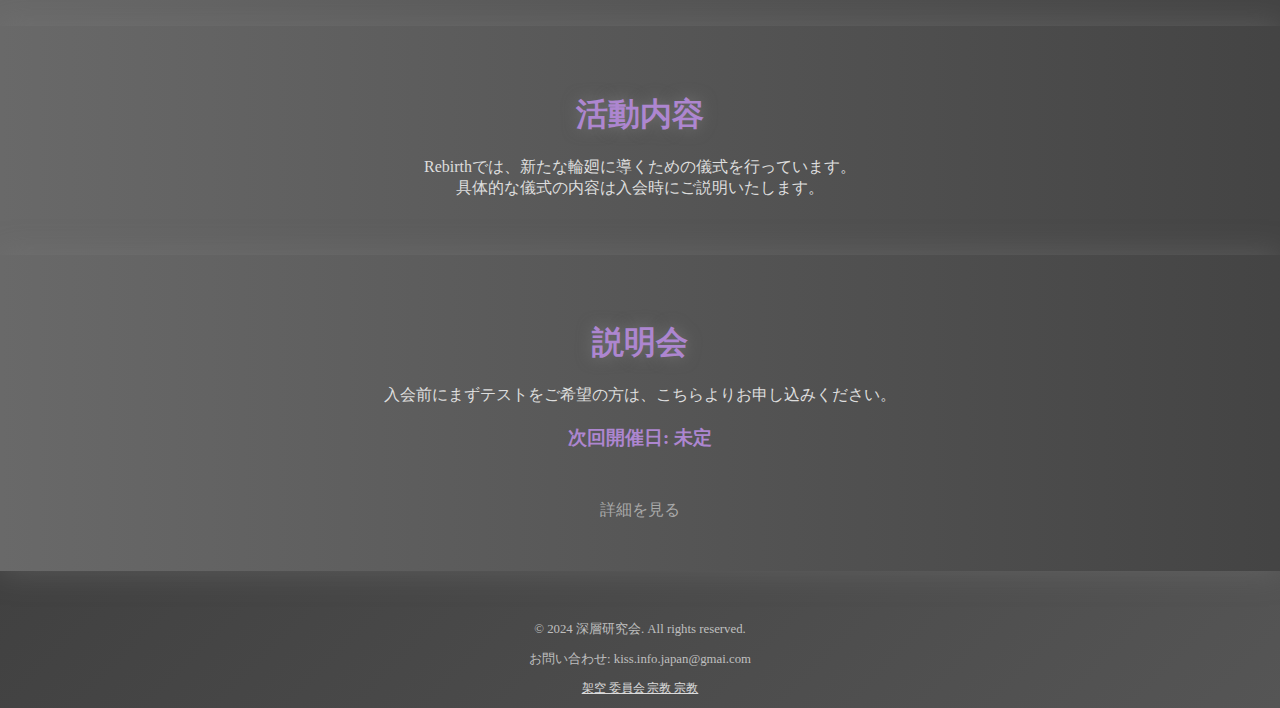
<file: rebirth.html>
<!DOCTYPE html>
<html lang="ja">
<head>
    <meta charset="UTF-8">
    <meta name="viewport" content="width=device-width, initial-scale=1.0">
    <title>Rebirth</title>
    <link rel="stylesheet" href="rebirth.css">
    <style>
        
    </style>
</head>
<body>
    
  
    <!-- 流れるテキスト -->
    <div class="scrolling-text">
        <span>Rebirth &nbsp;&nbsp;&nbsp;&nbsp; Rebirth &nbsp;&nbsp;&nbsp;&nbsp; Rebirth &nbsp;&nbsp;&nbsp;&nbsp; Rebirth &nbsp;&nbsp;&nbsp;&nbsp; Rebirth &nbsp;&nbsp;&nbsp;&nbsp; Rebirth &nbsp;&nbsp;&nbsp;&nbsp; Rebirth &nbsp;&nbsp;&nbsp;&nbsp; Rebirth </span>
        <span>Rebirth &nbsp;&nbsp;&nbsp;&nbsp; Rebirth &nbsp;&nbsp;&nbsp;&nbsp; Rebirth &nbsp;&nbsp;&nbsp;&nbsp; Rebirth &nbsp;&nbsp;&nbsp;&nbsp; Rebirth &nbsp;&nbsp;&nbsp;&nbsp; Rebirth &nbsp;&nbsp;&nbsp;&nbsp; Rebirth &nbsp;&nbsp;&nbsp;&nbsp; Rebirth </span>
    </div>

    <div class="content">
        <nav class="toc">
        <h2>目次</h2>
        <a href="#intro-section">Rebirthとは</a>
        <a href="#belief-section">教義</a>
        <a href="#testimonials-section">成員の声</a>
        <a href="#ritual-section">活動内容</a>
        <a href="#next-event-section">説明会</a>
    </nav>
    <div class="image-section">
        <img src="rebirth.png" alt="Sample Image">
    </div>
</div>

    <div class="scrolling-text2"> 
        <span>Reverse &nbsp;&nbsp;&nbsp;&nbsp; Reverse &nbsp;&nbsp;&nbsp;&nbsp; Reverse &nbsp;&nbsp;&nbsp;&nbsp; Reverse &nbsp;&nbsp;&nbsp;&nbsp; Reverse &nbsp;&nbsp;&nbsp;&nbsp; Reverse &nbsp;&nbsp;&nbsp;&nbsp; Reverse &nbsp;&nbsp;&nbsp;&nbsp; Reverse </span> 
        <span>Reverse &nbsp;&nbsp;&nbsp;&nbsp; Reverse &nbsp;&nbsp;&nbsp;&nbsp; Reverse &nbsp;&nbsp;&nbsp;&nbsp; Reverse &nbsp;&nbsp;&nbsp;&nbsp; Reverse &nbsp;&nbsp;&nbsp;&nbsp; Reverse &nbsp;&nbsp;&nbsp;&nbsp; Reverse &nbsp;&nbsp;&nbsp;&nbsp; Reverse </span>
    </div>

    <section id="intro-section" class="intro-section">
        <h2>Rebirthとは</h2>
        <p>「心皮」を肉体に置き換えてみましょう。</p>
        <p>皮膚は脱皮するものではなく、再生するものです。</p>
        <p>そして生命も同じく再生しています。</p>
        <p>生命の再生、出発地点への逆行。それが輪廻です。</p>
      
    </section>

    <section id="belief-section" class="belief-section">
        <h2>教義</h2>
        <p>輪廻の回数が多い者は、より深層に近いところにいる高位の存在です。<br>
        それを見定める方法として、わたしたちは入会者にテストを課しています。</p>

    </section>

    <section id="testimonials-section" class="testimonials-section">
        <h2>成員の声</h2>
        <div class="testimonial">
            <p>「深層に近づいているという感覚がはっきりとあります。」</p>
            <span>--Ａさん (輪廻数:8回)</span>
        </div>
        <div class="testimonial">
            <p>「心皮を剥がして残った肉の部分が深層なのではなく、再生した心皮が任値を重ねて成熟することで深層へと近づいていくのだという教えに感銘を受けました。」</p>
            <span>-- Bさん (輪廻数:17回)</span>
        </div>
    </section>

    <section id="ritual-section" class="ritual-section">
        <h2>活動内容</h2>
        <p>Rebirthでは、新たな輪廻に導くための儀式を行っています。<br>
           具体的な儀式の内容は入会時にご説明いたします。</p>
      
    </section>

    <section id="next-event-section" class="next-event-section">
        <h2>説明会</h2>
        <p>入会前にまずテストをご希望の方は、こちらよりお申し込みください。</p>
        <h3>次回開催日: 未定</h3>
        <a href="javascript:void(0);" class="show-details" onclick="toggleDetails('ritual-details')">詳細を見る</a>
        <div id="ritual-details" class="detail-section">
            <p>儀式は、精神的な成長と再生を促す重要な活動です。深層に近づくための一歩として、会員の皆様には必ずご参加をお願いしております。
            </p>
        </div>
    </section>

    <footer class="footer">
        <p>&copy; 2024 深層研究会. All rights reserved.</p>
        <p>お問い合わせ: kiss.info.japan@gmai.com</p>
        <p><a href="kiss.genealogy.html" class="footer-link">架空 委員会 宗教 宗教</a></p>
    </footer>

    <script>
        function toggleDetails(id) {
            var details = document.getElementById(id);
            if (details.style.display === "none" || details.style.display === "") {
                details.style.display = "block";
            } else {
                details.style.display = "none";
            }
        }

         // ページ内リンクのクリックイベントを取得
    document.querySelectorAll('.toc a').forEach(anchor => {
        anchor.addEventListener('click', function(e) {
            e.preventDefault(); // デフォルトのリンク動作をキャンセル

            // スムーズにスクロール
            document.querySelector(this.getAttribute('href')).scrollIntoView({
                behavior: 'smooth'
            });
        });
    });
    </script>

</body>
</html>
</file>
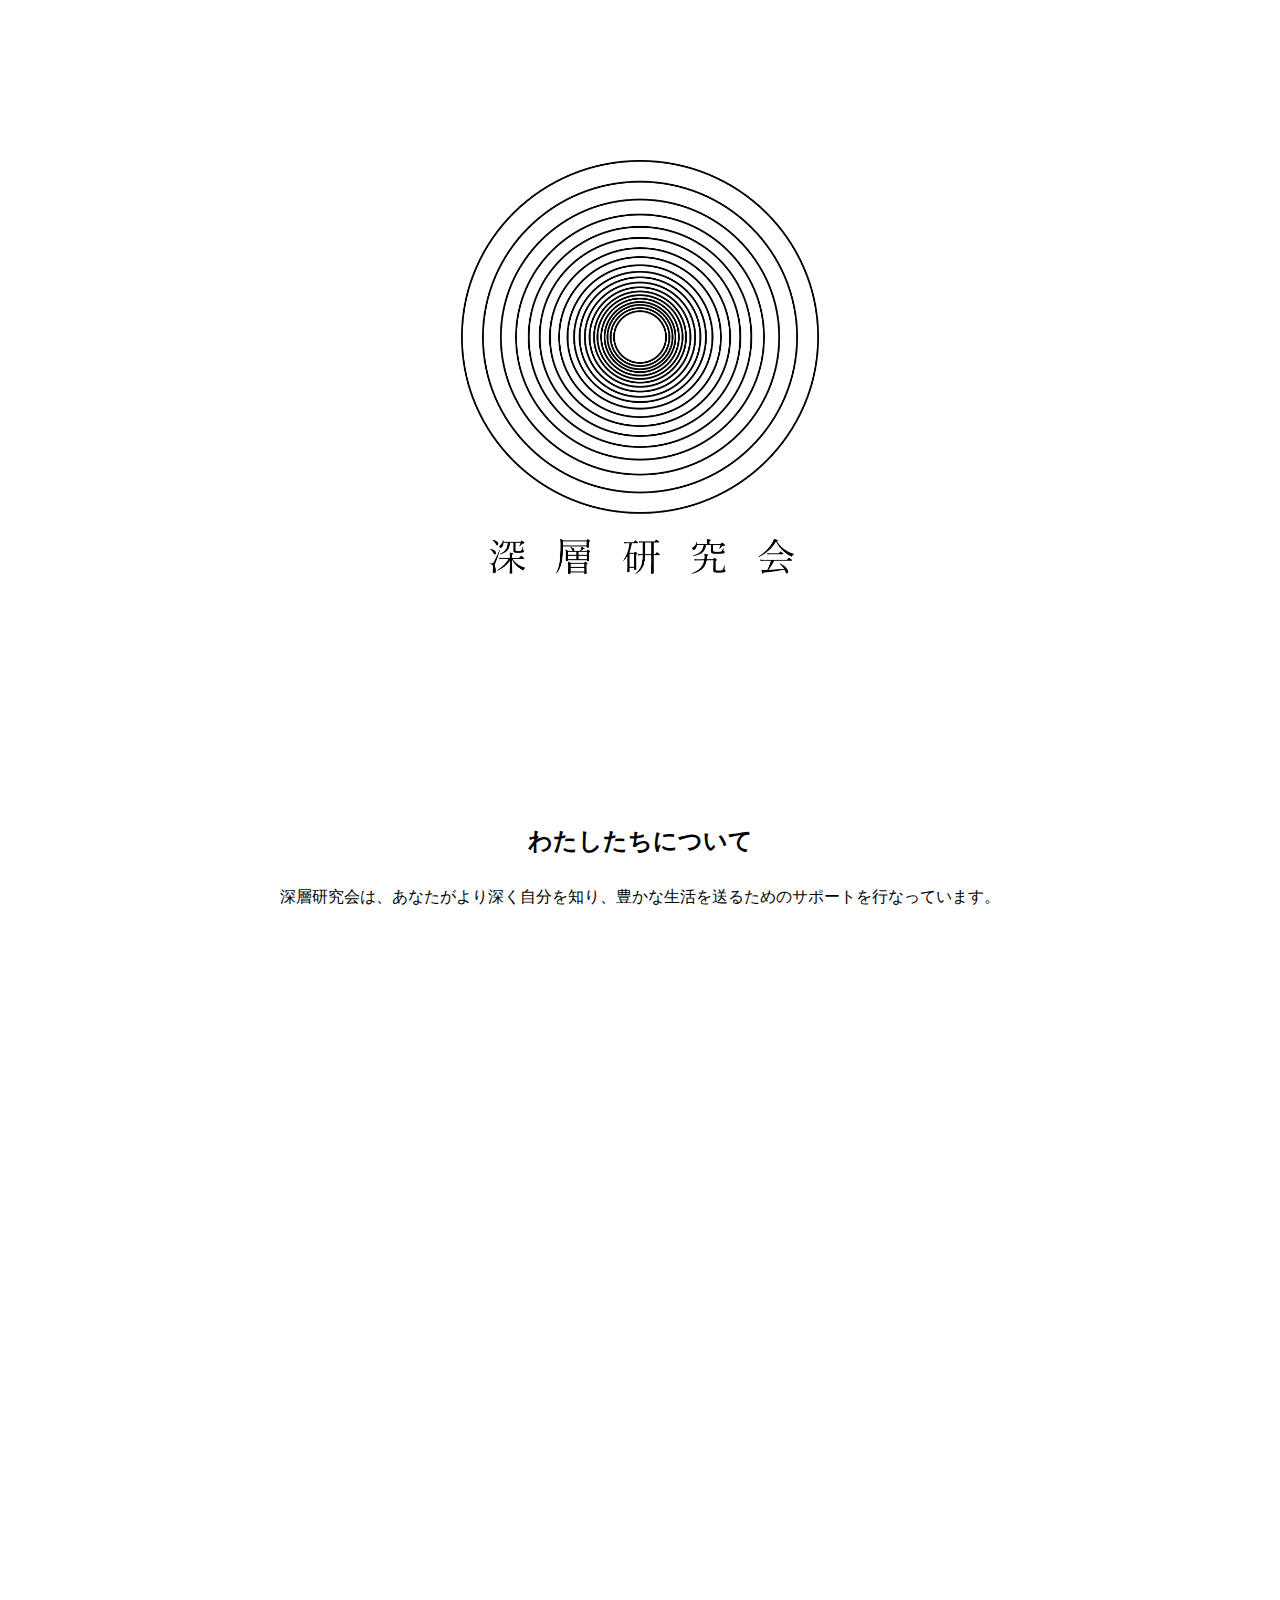
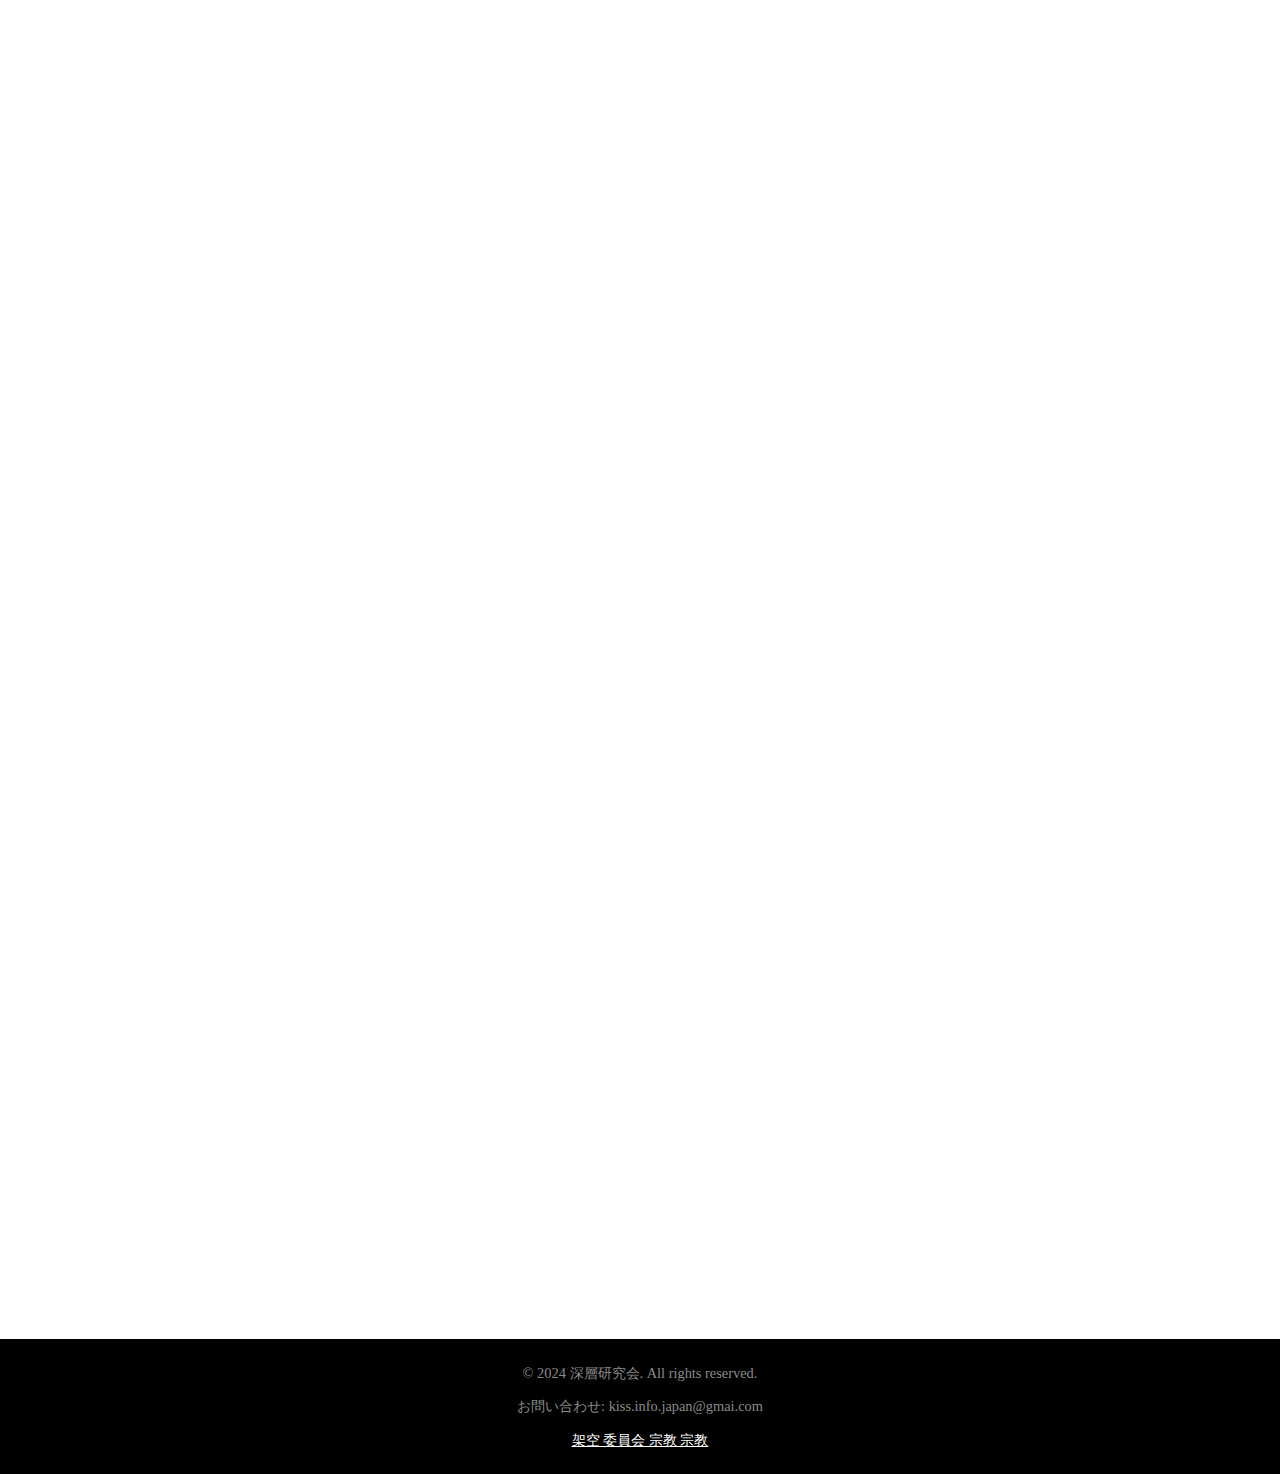
<file: shinsou.html>
<!DOCTYPE html>
<html lang="ja">
<head>
    <meta charset="UTF-8">
    <meta name="viewport" content="width=device-width, initial-scale=1.0">
    <title>深層研究会</title>
    <link rel="stylesheet" href="shinsou.style.css">
</head>
<body>
    <!-- トップ画像セクション -->
    <section class="top-section">
        <img src="shinsou_touka.png" alt="深層研究会" class="fade-in"/>
    </section>

    <!-- 説明セクション -->
    <section class="intro-section fade-section">
        <h2>わたしたちについて</h2>
        
        <p>深層研究会は、あなたがより深く自分を知り、豊かな生活を送るためのサポートを行なっています。</p>
    </section>

    <!-- 説明ビデオセクション -->
    <!-- 説明ビデオセクション -->
<section class="video-section fade-section">
    <h2>深層研究会の紹介動画</h2>
    
    <!-- YouTube埋め込み -->
    <iframe 
        width="560" 
        height="315" 
        src="https://www.youtube.com/embed/LgTLb-QgnNg"  
        title="YouTube video player" 
        frameborder="0" 
        allow="accelerometer; autoplay; clipboard-write; encrypted-media; gyroscope; picture-in-picture" 
        allowfullscreen>
    </iframe>
</section>


    <!-- グッズ販売セクション -->
    <section class="goods-section fade-section">
        <h2>グッズの一例</h2>
        <div class="goods-item">
            <img src="tshirtx.png" alt="グッズ1">
            <p>深層研究会公式Tシャツ - 価格: ¥1,500</p>
        </div>
        <div class="goods-item">
            <img src="gunte.png" alt="グッズ2">
            <p>増鎖増強軍手 - 価格: ¥400</p>
        </div>
        <!-- 必要に応じて他のグッズも追加 -->
    </section>
    <!-- 増鎖体験セクション -->
        <!-- 増鎖体験セクション -->
        <section class="experience-section fade-section">
            <h2>増鎖体験について</h2>
            <p>増鎖とは深層研究会が日々行っている活動のうちの一つで、</p>
            <p>不安を増幅させて心層フラクタルに到達することを目的としたものです。</p>
            <p>私たちは、定期的に増鎖体験会を開催しております。</p>

            
            <!-- 増鎖体験のイメージ画像 -->
            <img src="syuryo.png" alt="増鎖体験を終了した方に配布している修了証" class="experience-image">
        </section>
    

    <!-- 次回開催情報セクション -->
    <section class="next-event-section fade-section">
        <h2>★次回開催予定★</h2>
        <p>臨時体験会の次回開催予定日</p>
        <h2>未定</h2>
        <p>参加希望の方は、深層研究会までお問い合わせください。</p>
    </section>
    <footer class="footer">
        <p>&copy; 2024 深層研究会. All rights reserved.</p>
        <p>お問い合わせ: kiss.info.japan@gmai.com</p>
        <p><a href="kiss.genealogy.html" class="footer-link">架空 委員会 宗教 宗教</a></p>
    </footer>
    

    <script src="shinsou.script.js"></script>
</body>
</html>
</file>
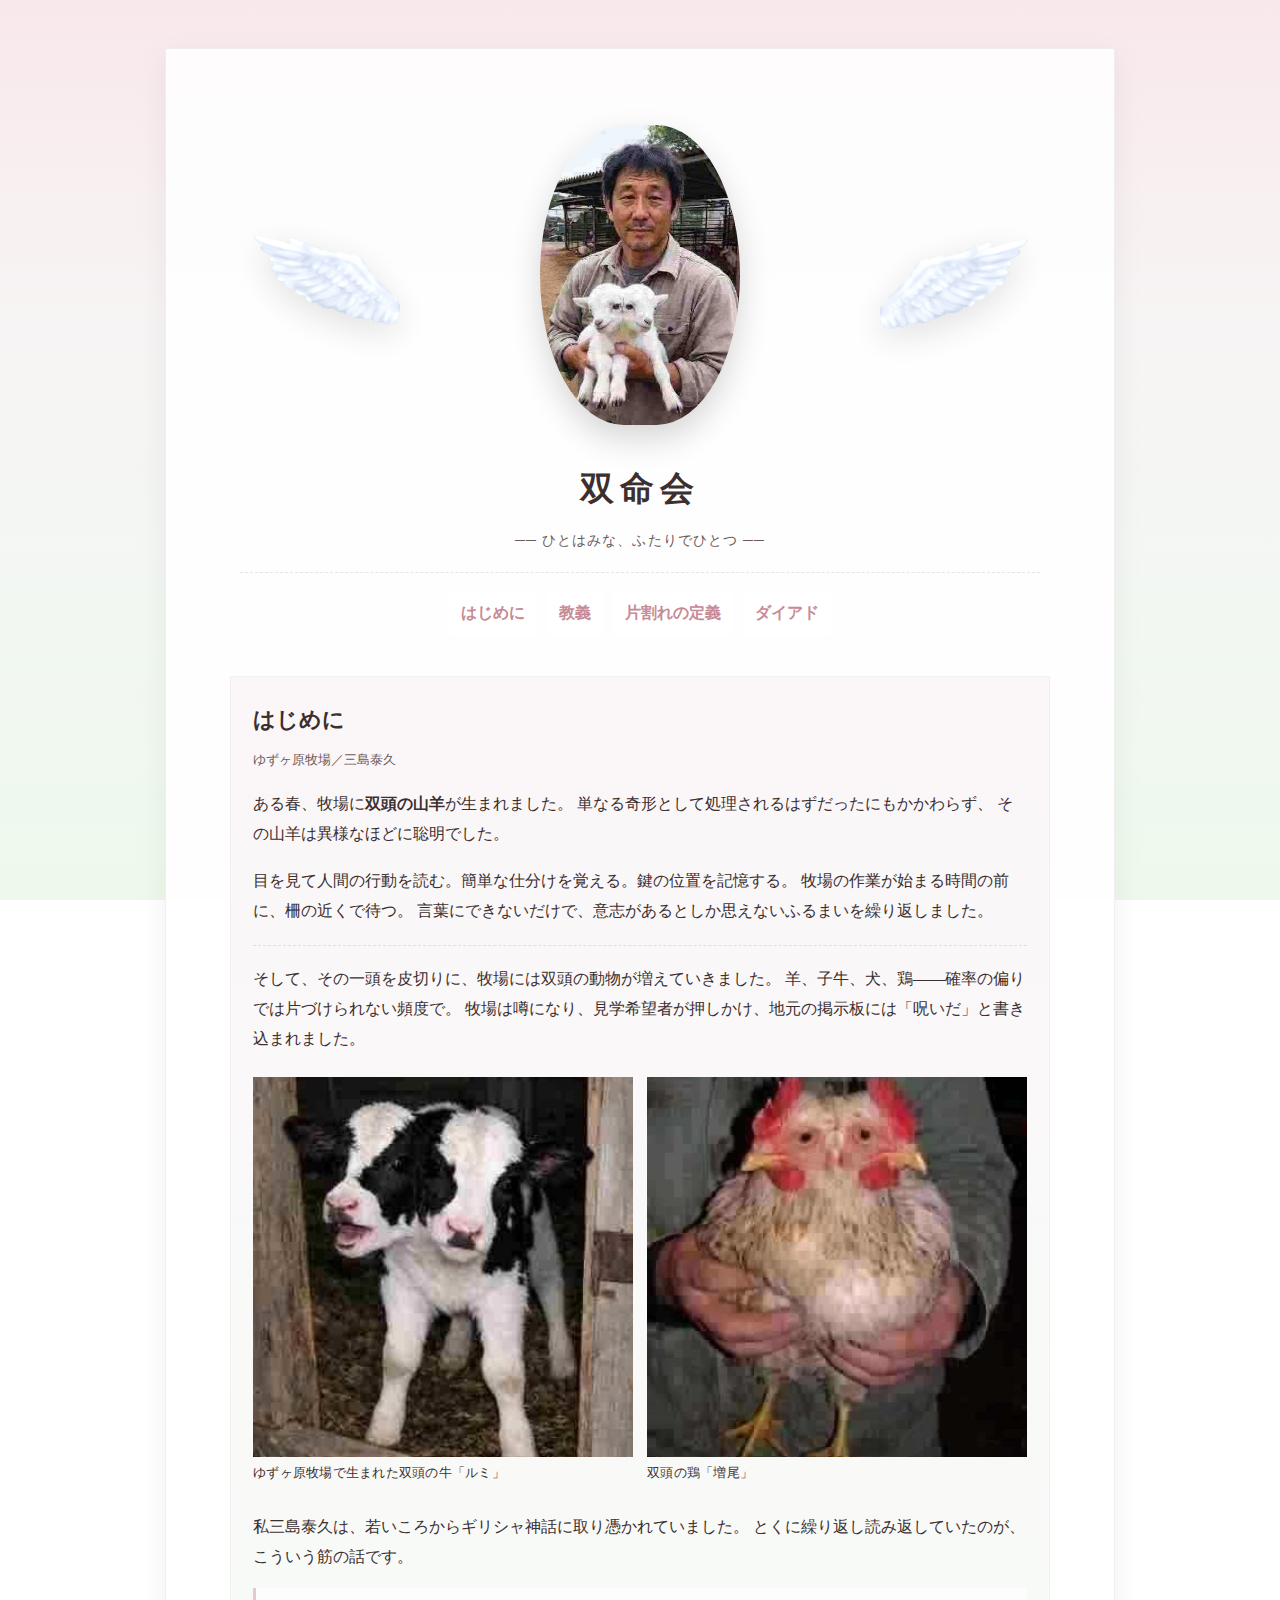
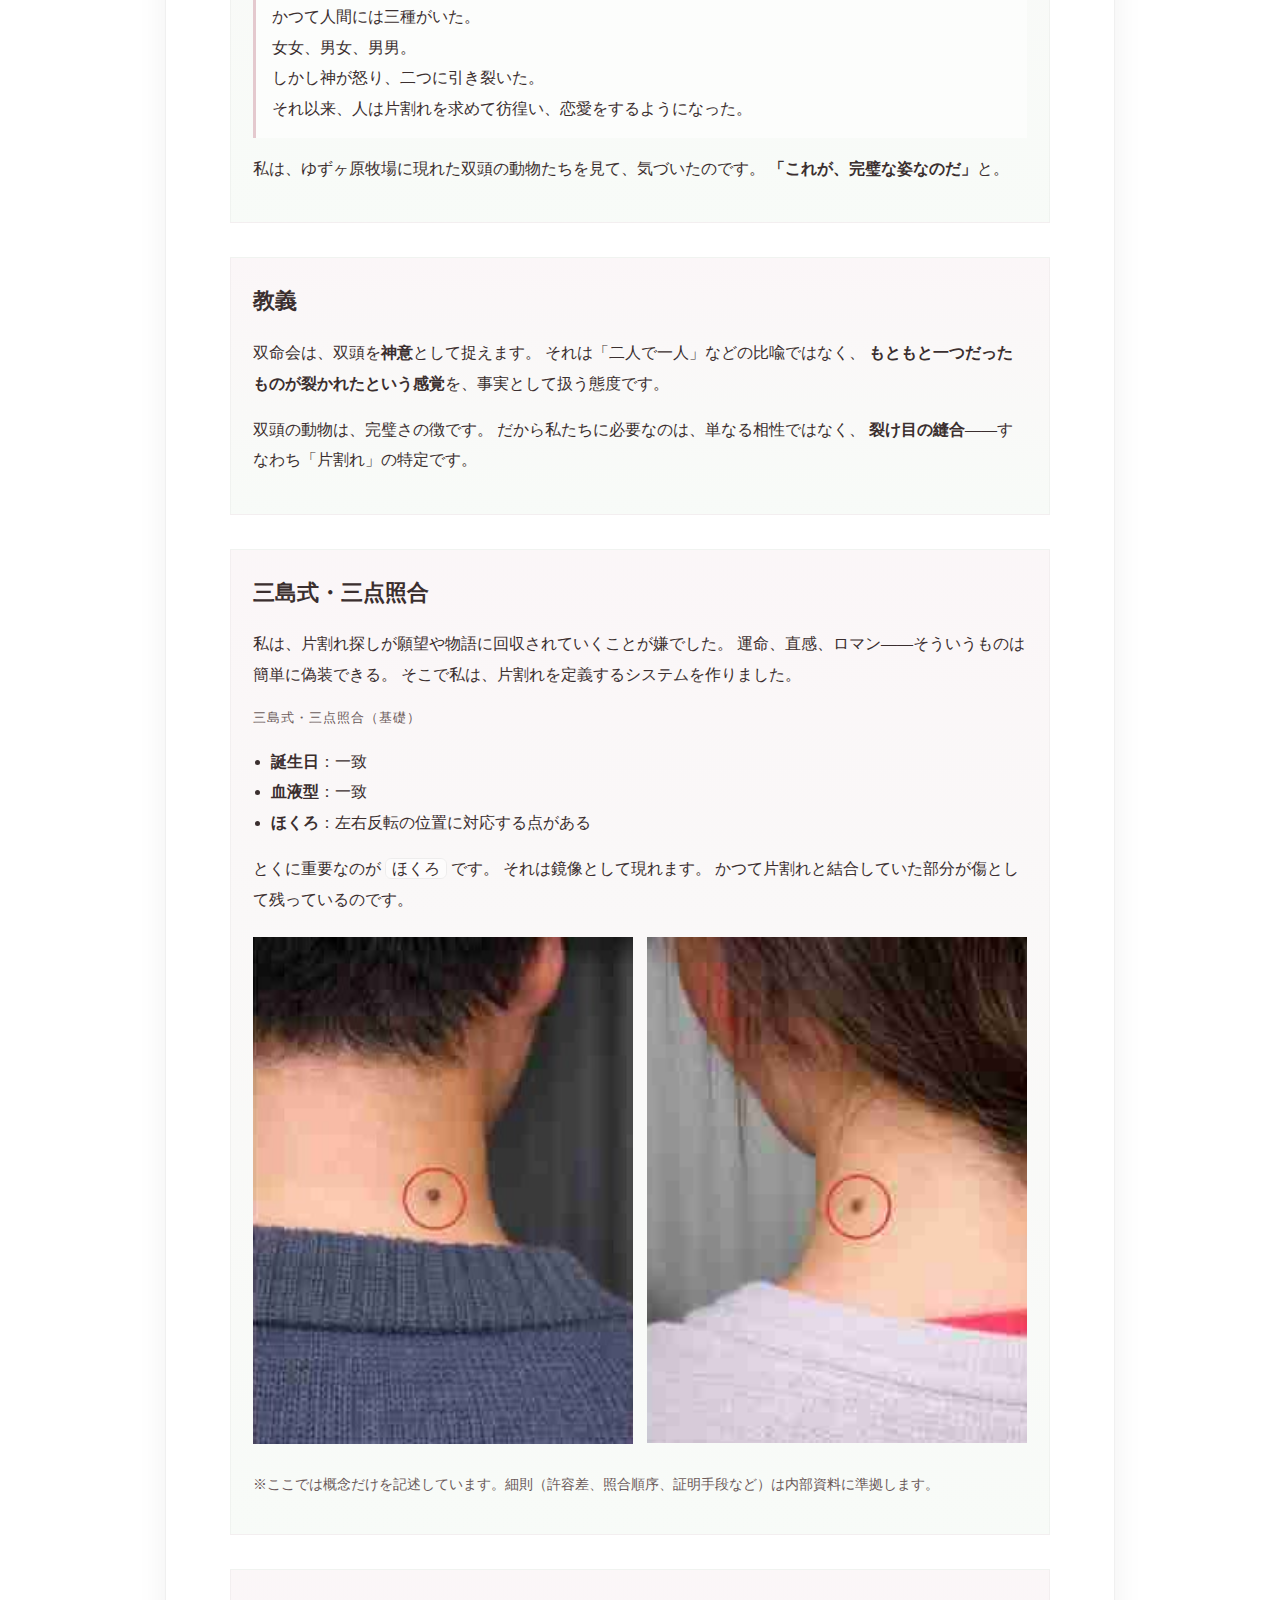
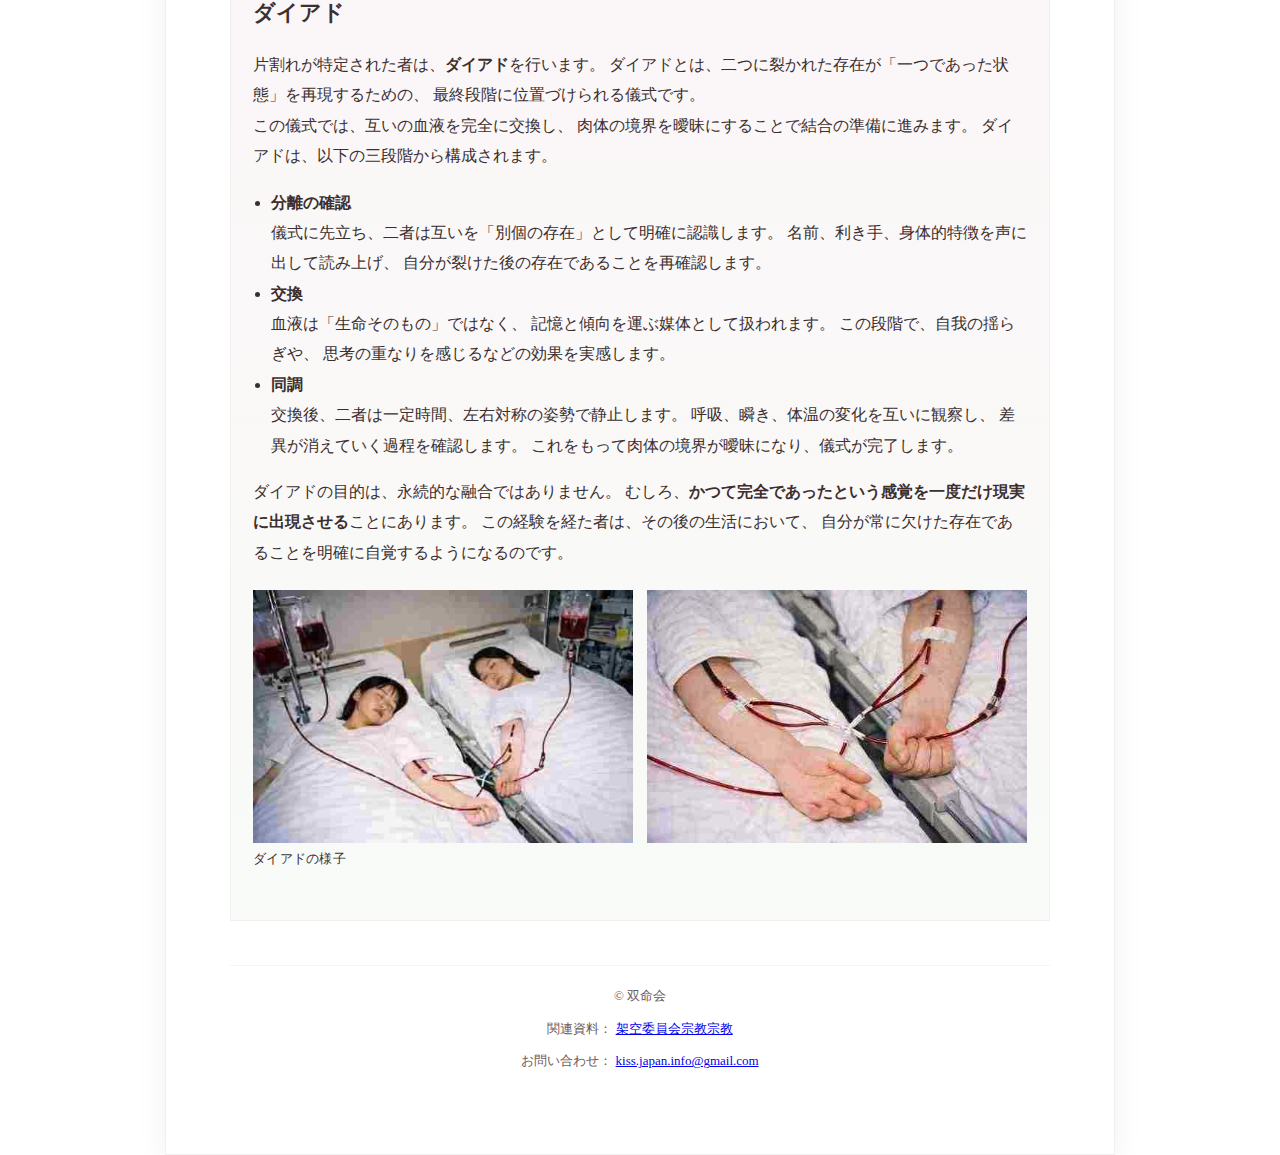
<file: soumeikai.html>
<!doctype html>
<html lang="ja">
<head>
  <meta charset="utf-8" />
  <meta name="viewport" content="width=device-width,initial-scale=1" />
  <title>双命会</title>
  <style>
    :root{
      --paper-pink: #f9e8eb;
      --paper-green: #eef9ec;
      --accent: #c88a97;
      --text: #3b2f2f;
      --muted: #6b5a5a;
      --container-width: 820px;
    }
    html,body{height:100%;}
    body{
      margin:0;
      font-family: "Hiragino Mincho ProN", "Hiragino Mincho Pro", "Yu Mincho", "MS Mincho", "Times New Roman", serif;
      color:var(--text);
background: linear-gradient(
    180deg,
    var(--paper-pink) 0%,
    #f7f4f4 35%,
    #f3f7f3 65%,
    var(--paper-green) 100%
  );      
  -webkit-font-smoothing:antialiased;
      line-height:1.9;
      background-attachment: fixed; /* スクロールでも崩れにくい */
    }

    .wrap{
      max-width:var(--container-width);
      margin:48px auto;
      background: rgba(255,255,255,0.86);
      border:1px solid rgba(0,0,0,0.06);
      box-shadow: 0 8px 30px rgba(30,30,30,0.06);
      padding:56px 64px 80px 64px;
      position:relative;
    }


.logo-wrap img{
  width:100%;
  height:100%;
  object-fit:cover;
  display:block;
}
.hero{
  text-align:center;
  padding: 20px 10px 6px;
}

.hero .mark{
  width: 140px;
  height: 140px;
  margin: 0 auto 14px;
  border-radius: 50%;
  overflow: hidden;
  box-shadow: 0 10px 24px rgba(0,0,0,0.12);
}

.hero .mark{
  width: 200px;        /* ← 横幅を拡大 */
  height: 300px;       /* ← 縦をさらに大きく（楕円） */
  margin: 0 auto 18px;
  border-radius: 50% / 60%;  /* ← 縦長楕円のキモ */
  overflow: hidden;
  box-shadow: 0 14px 32px rgba(0,0,0,0.16);
}
.hero .mark img{
  width:100%;
  height:100%;
  object-fit: cover;
  object-position: center center; /* ← まずは明示 */
  display:block;
}


.hero h1{
  font-size: 34px;
  margin: 0;
  letter-spacing: 6px;
}

.hero .lead{
  margin: 6px 0 14px;
  font-size: 14px;
  color: var(--muted);
  letter-spacing: 0.08em;
}

.hero nav{
  margin: 18px auto 0;
  padding-top: 18px;
  border-top: 1px dashed rgba(0,0,0,0.10);
  display:flex;
  gap:10px;
  justify-content:center;
  flex-wrap:wrap;
}

.hero nav a{
  text-decoration:none;
  color: var(--accent);
  font-weight: 700;
  padding: 7px 12px;
  background: rgba(255, 255, 255, 0.6);
}

/* ロゴ＋羽の並び */
.mark-row{
  display:flex;
  align-items:center;
  justify-content:center;
  gap: 16px;                 /* ロゴと羽の間隔 */
  margin: 0 auto 14px;
}

/* 羽 */
.hane{
  width: 160px;              /* 羽の大きさ */
  height: auto;
  display:block;
  opacity: 0.95;
  filter: drop-shadow(0 10px 18px rgba(0,0,0,0.12));
}



/* スマホでは羽を小さく（or 消す） */
@media (max-width:700px){
  .hane{ width: 110px; }
  .mark-row{ gap: 10px; }
}
@media (max-width:520px){
  .hane{ display:none; }     /* 小さすぎて窮屈になるので消す */
}


@media (max-width:600px){
  .hero h1{font-size:30px; letter-spacing:4px;}
  .hero .mark{width:120px;height:120px;}
}

   

    .post{
      margin-top:34px;
      padding:22px;
      background:linear-gradient(180deg, rgba(250,244,246,0.8), rgba(246,250,246,0.8));
      border:1px solid rgba(0,0,0,0.03);
    }
    .post h2{font-size:22px;margin:0 0 8px 0;}
    .meta{font-size:13px;color:var(--muted);margin-bottom:12px;}

    .hr{
      margin:18px 0;
      border:0;
      border-top:1px dashed rgba(0,0,0,0.10);
    }

    footer{
      margin-top:44px;
      font-size:13px;
      color:var(--muted);
      border-top:1px solid rgba(0,0,0,0.04);
      padding-top:18px;
      text-align: center; /* ← これ追加 */
    }

    p, li{font-size:16px}
    ul{padding-left:1.1em}
    .note{font-size:14px;color:var(--muted)}
    .quote{
      padding:14px 16px;
      border-left:3px solid rgba(200,138,151,0.45);
      background:rgba(255,255,255,0.55);
      margin:14px 0;
      color:var(--text);
    }
    .smallcaps{letter-spacing:1px; font-size:13px; color:var(--muted)}
    code.k{
      font-family: inherit;
      background: rgba(255,255,255,0.6);
      border:1px solid rgba(0,0,0,0.06);
      padding:1px 6px;
      border-radius:6px;
    }

    @media (max-width:900px){
      .wrap{padding:40px 26px; margin:28px 14px}
      .logo-wrap{position:relative;left:auto;top:auto;margin:-90px auto 18px;display:block}
      header h1, header p.lead, nav{padding-left:0;margin-left:0}
    }
    .image-pair{
  margin: 22px 0 28px;
  display: grid;
  grid-template-columns: 1fr 1fr;
  gap: 14px;
}

.image-pair img{
  width: 100%;
  height: auto;
  display: block;
 
}

/* スマホでは縦並び */
@media (max-width:600px){
  .image-pair{
    grid-template-columns: 1fr;
  }
}
.image-pair figure{
  margin: 0;
}

.image-pair figcaption{
  margin-top: 6px;
  font-size: 13px;
  line-height: 1.6;
  color:#3b2f2f;
  letter-spacing: 0.02em;
}
  </style>
</head>

<body>
  <div class="wrap">
    <header class="hero">
  <div class="mark-row" aria-hidden="true">
  <img class="hane hane-left" src="hane-left.png" alt="" />
  
  <div class="mark">
    <img src="soumeikai.png" alt="双命会の紋章" />
  </div>
  
  <img class="hane hane-right" src="hane-right.png" alt="" />
</div>


  <h1>双命会</h1>
  <p class="lead">── ひとはみな、ふたりでひとつ ──</p>

  <nav>
    <a href="#origin">はじめに</a>
    <a href="#doctrine">教義</a>
    <a href="#method">片割れの定義</a>
    <a href="#rituals">ダイアド</a>
  </nav>
</header>

    <article class="post" id="origin">
      <h2>はじめに</h2>
      <div class="meta">ゆずヶ原牧場／三島泰久</div>

      <p>
        ある春、牧場に<strong>双頭の山羊</strong>が生まれました。
        単なる奇形として処理されるはずだったにもかかわらず、
        その山羊は異様なほどに聡明でした。
      </p>

      <p>
        目を見て人間の行動を読む。簡単な仕分けを覚える。鍵の位置を記憶する。
        牧場の作業が始まる時間の前に、柵の近くで待つ。
        言葉にできないだけで、意志があるとしか思えないふるまいを繰り返しました。
      </p>

      <hr class="hr" />

      <p>
        そして、その一頭を皮切りに、牧場には双頭の動物が増えていきました。
        羊、子牛、犬、鶏――確率の偏りでは片づけられない頻度で。
        牧場は噂になり、見学希望者が押しかけ、地元の掲示板には「呪いだ」と書き込まれました。
      </p>
      <div class="image-pair">
  <figure>
    <img src="farm_record_01.jpg" alt="ゆずヶ原牧場で生まれた双頭の山羊　ルミ">
    <figcaption>ゆずヶ原牧場で生まれた双頭の牛「ルミ」</figcaption>
  </figure>

  <figure>
    <img src="farm_record_02.jpg" alt="双頭の鶏　増尾">
    <figcaption>双頭の鶏「増尾」</figcaption>
  </figure>
</div>


      <p>
        私三島泰久は、若いころからギリシャ神話に取り憑かれていました。
        とくに繰り返し読み返していたのが、こういう筋の話です。
      </p>

      <div class="quote">
        かつて人間には三種がいた。<br>
        女女、男女、男男。<br>
        しかし神が怒り、二つに引き裂いた。<br>
        それ以来、人は片割れを求めて彷徨い、恋愛をするようになった。
      </div>

      <p>
        私は、ゆずヶ原牧場に現れた双頭の動物たちを見て、気づいたのです。
        <strong>「これが、完璧な姿なのだ」</strong>と。
      </p>

    </article>

    <article class="post" id="doctrine">
      <h2>教義</h2>
      <p>
        双命会は、双頭を<strong>神意</strong>として捉えます。
        それは「二人で一人」などの比喩ではなく、
        <strong>もともと一つだったものが裂かれたという感覚</strong>を、事実として扱う態度です。
      </p>

      <p>
        双頭の動物は、完璧さの徴です。
        だから私たちに必要なのは、単なる相性ではなく、
        <strong>裂け目の縫合</strong>――すなわち「片割れ」の特定です。
      </p>
    </article>

    <article class="post" id="method">
      <h2>三島式・三点照合</h2>
      <p>
        私は、片割れ探しが願望や物語に回収されていくことが嫌でした。
        運命、直感、ロマン――そういうものは簡単に偽装できる。
        そこで私は、片割れを定義するシステムを作りました。
      </p>

      <p class="smallcaps">三島式・三点照合（基礎）</p>
      <ul>
        <li><strong>誕生日</strong>：一致</li>
        <li><strong>血液型</strong>：一致</li>
        <li><strong>ほくろ</strong>：左右反転の位置に対応する点がある</li>
      </ul>

      <p>
        とくに重要なのが <code class="k">ほくろ</code> です。
        それは鏡像として現れます。
        かつて片割れと結合していた部分が傷として残っているのです。
      </p>
      <div class="image-pair">
       <img src="hokuro.jpg">
  <img src="hokuro2.jpg.png">
</div>

      <p class="note">
        ※ここでは概念だけを記述しています。細則（許容差、照合順序、証明手段など）は内部資料に準拠します。
      </p>
    </article>

    <article class="post" id="rituals">
      <h2>ダイアド</h2>

<p>
片割れが特定された者は、<strong>ダイアド</strong>を行います。
ダイアドとは、二つに裂かれた存在が「一つであった状態」を再現するための、
最終段階に位置づけられる儀式です。<br>
この儀式では、互いの血液を完全に交換し、
肉体の境界を曖昧にすることで結合の準備に進みます。
ダイアドは、以下の三段階から構成されます。
</p>

<ul>
  <li>
    <strong>分離の確認</strong><br>
    儀式に先立ち、二者は互いを「別個の存在」として明確に認識します。
    名前、利き手、身体的特徴を声に出して読み上げ、
    自分が裂けた後の存在であることを再確認します。
  </li>

  <li>
    <strong>交換</strong><br>
    血液は「生命そのもの」ではなく、
    記憶と傾向を運ぶ媒体として扱われます。
    この段階で、自我の揺らぎや、
    思考の重なりを感じるなどの効果を実感します。
  </li>

  <li>
    <strong>同調</strong><br>
    交換後、二者は一定時間、左右対称の姿勢で静止します。
    呼吸、瞬き、体温の変化を互いに観察し、
    差異が消えていく過程を確認します。
    これをもって肉体の境界が曖昧になり、儀式が完了します。
  </li>
</ul>

<p>
ダイアドの目的は、永続的な融合ではありません。
むしろ、<strong>かつて完全であったという感覚を一度だけ現実に出現させる</strong>ことにあります。
この経験を経た者は、その後の生活において、
自分が常に欠けた存在であることを明確に自覚するようになるのです。
</p>
<div class="image-pair">
  <figure>
    <img src="daiado.jpg">
    <figcaption>ダイアドの様子</figcaption>
  </figure>
 <img src="daiado2.jpg">
</div>

    </article>

    <footer>
  <div>© 双命会</div>

  <div style="margin-top:8px">
    関連資料：
    <a href="https://kiss-info-japan.github.io/-/index.html"
       target="_blank"
       rel="noopener noreferrer">
      架空委員会宗教宗教
    </a>
  </div>

  <div style="margin-top:8px">
    お問い合わせ：
    <a href="kiss.japan.info@gmail.com">kiss.japan.info@gmail.com</a>
  </div>
</footer>


  </div>
</body>
</html>
</file>
<file: kiss.style.css>
/* Body全体のスタイル */
body {
    line-height: 1.6;
    background: linear-gradient(to bottom, #ffffff 80%, #d8d8d8, #7d7d7d, #000000); /* 上白80%、下黒20% */
    background-attachment: fixed; /* 背景を固定 */
    background-size: cover; /* 背景画像が画面サイズに合わせて拡大・縮小される */
    color: #333;
    padding: 20px;
    font-family: 'Hiragino Mincho Pro', serif; /* 明朝体を優先的に指定 */
    display: flex;
    flex-direction: column;
    min-height: 100vh;
    height: 100vh; /* ビューポートの高さに合わせる */
    overflow: hidden; /* ページ全体でスクロールを無効化 */
}

/* リンクのスタイル */
a {
    color: #f7f7f7; /* 文字色を変更 */
    padding: 8px 16px; /* 内側の余白 */
    border-radius: 20px; /* 角を丸くする */
    text-decoration: none; /* 下線を消す */
    font-weight: normal; /* 太字を解除 */
}

/* nav-linkのスタイル */
.nav-link {
    font-size: 1em; /* フォントサイズを大きく */
    display: inline-block;
    color: #000000; /* リンクの文字色 */
    text-decoration: none; /* 下線を消す */
    border-radius: 10px; /* 角を丸くする */
    transition: all 0.3s ease; /* すべての変化にアニメーション */
}

/* ホバー時の拡大効果 */
.nav-link:hover {
    color: #fff; /* 文字色を白に */
    background-image: radial-gradient(ellipse, rgba(0, 0, 0, 0.7) 10%, rgba(0, 0, 0, 0) 70%); /* 強いぼやけ */
    transform: scale(1.05); /* リンクを少し拡大 */
    text-decoration: none; /* 下線を消す */
}

/* ヘッダーのスタイル */
header {
    text-align: center;
    margin-bottom: 20px;
    font-weight: bold;
    font-family: 'Hiragino Mincho Pro', serif; /* 明朝体を適用 */
    position: fixed; /* 固定 */
    top: 0;
    left: 0;
    width: 100%;
    padding: 20px 0;
    z-index: 10; /* ヘッダーが他の要素より上に表示されるように */
}

/* ヘッダーリンク */
header nav a {
    color: #454545;
    text-decoration: none;
    font-weight: normal;
    padding: 8px 16px;  /* 内側の余白 */
}

/* ヘッダーリンクホバー */
header nav a:hover {
    color: #fff; /* 文字色を白に */
    background-image: radial-gradient(ellipse, rgba(0, 0, 0, 0.7) 20%, rgba(0, 0, 0, 0) 70%); /* 強いぼやけ */
    text-decoration: none; /* 下線を消す */
}

/* メインコンテンツ */
.main-content {
    display: flex;
    justify-content: space-between;
    align-items: center;  /* 垂直中央揃え */
    height: 100vh;
    width: 100%;
    margin-top: 80px; /* ヘッダーの高さ分調整 */
}

/* 左側の画像部分 */
.center-image {
    width: 60%;
    display: flex;
    justify-content: center;
    align-items: center; /* 垂直中央揃え */
    height: 100%; /* 高さ100% */
}

.center-image img {
    width: 70%;
    height: auto;
    max-width: 100%;
    transition: transform 0.3s ease; 
}

/* 訪問者カウンター */
.visitor-counter {
    position: absolute;
    top: 10px;
    right: 20px;
    color: #454545;
    padding: 5px 10px;
    border: 1px solid #888; /* 目立たせるための枠線 */
    border-radius: 5px;
    background: rgba(255, 255, 255, 0.7); /* 背景を薄く白に */
    font-size: 0.7em;
    z-index: 10; /* ヘッダーの上に表示 */
}

/* 右側のAbout部分 */
.description {
    width: 35%;
    display: flex;
    flex-direction: column;  /* コンテンツを縦に並べる */
    justify-content: center;  /* 垂直中央揃え */
    align-items: flex-start; /* 左寄せに配置 */
    height: 100%; /* 高さ100% */
    padding: 20px;
    box-sizing: border-box;
}

.description p {
    font-size: 1em;  /* フォントサイズ */
    margin: 10px 0;
    line-height: 1.6;
    color: #333;
    text-align: left;  /* 横書き */
}

/* フッター */
footer {
    color: #dcdcdc;
    font-size: 0.1em; /* サイズを調整 */
    text-align: center;
    padding: 30px 0;
    margin-top: 20px;
    opacity: 0.8;
    font-weight: normal;
}

/* Webkitブラウザ（Chrome, Safari）用 */
::-webkit-scrollbar {
    width: 4px;  /* 横スクロールバーの太さ */
    height: 4px; /* 縦スクロールバーの太さ */
}

/* スクロールバーのつまみ（ドラッグ部分） */
::-webkit-scrollbar-thumb {
    background: #a0a0a0; /* つまみの色 */
    border-radius: 10px; /* 角を丸く */
}

/* ホバー時のスクロールバーのつまみ */
::-webkit-scrollbar-thumb:hover {
    background: #b7b7b7; /* ホバー時の色 */
}

/* フェードイン効果 */
.fade-in {
    display: block;
    opacity: 0;
    animation: fadeIn 1s forwards;
}

@keyframes fadeIn {
    to {
        opacity: 1;
    }
}

/* レスポンシブ対応 */
@media (max-width: 768px) {
    body {
        padding: 10px;
        font-size: 0.9em;
        overflow: auto;
    }

    header {
        padding: 10px 0;
        font-size: 0.9em;
    }

    .main-content {
        flex-direction: column;
        height: auto;
        margin-top: 120px;
    }

    .center-image {
        width: 100%;
        height: auto;
        margin-bottom: 20px;
    }

    .center-image img {
        width: 90%;
    }

    .description {
        width: 100%;
        padding: 10px;
    }

    .visitor-counter {
        top: 5px;
        right: 10px;
        font-size: 0.6em;
    }

    a {
        font-size: 0.9em;
        padding: 6px 12px;
    }

    footer {
        font-size: 0.8em;
        padding: 20px 0;
    }
}

@media (max-width: 480px) {
    .center-image img {
        width: 100%;
    }

    .description {
        padding: 5px;
    }

    .visitor-counter {
        font-size: 0.5em;
    }
}
</file>
<file: restyle.css>
body { 
    line-height: 1.6;
    background: linear-gradient(to bottom, #ffffff 80%, #d8d8d8, #7d7d7d, #000000); /* 上白70%、下黒30% */
    background-attachment: fixed; /* 背景を固定 */
    background-size: cover; /* 背景画像が画面サイズに合わせて拡大・縮小される */
    color: #333;
    padding: 20px;
    font-family: 'Hiragino Mincho Pro', serif; /* 明朝体を優先的に指定 */
    display: flex;
    flex-direction: column;
    min-height: 100vh;
    height: 100vh; /* ビューポートの高さに合わせる */
    overflow: hidden; /* コンテンツがはみ出ないように */
}

/* 基本リンクのスタイル */
a {
    color: #646464; /* 文字色を変更 */
    padding: 8px 16px; /* 内側の余白 */
    border-radius: 20px; /* 角を丸くする */
    font-weight: normal; /* 太字を解除 */
    transition: background-color 0.3s, color 0.3s; /* ホバー時の色変更をスムーズに */
}
/* カスタムリンク（背景付き） */
a.nav-link {
    color: #000; /* 文字色 */
    padding: 8px 16px; /* 内側の余白 */
    border-radius: 20px; /* 角を丸くする */
    transition: background-image 0.6s ease, color 0.3s, transform 0.3s; /* 背景のぼやけとアニメーション */
    text-decoration: none; /* 下線を消す */
    position: relative;
}

/* ホバー時のエフェクト */
a.nav-link:hover {
    color: #fff; /* 文字色を白に */
    background-image: radial-gradient(ellipse, rgba(0, 0, 0, 0.7) 20%, rgba(0, 0, 0, 0) 80%); /* 強いぼやけ */
    transform: scale(1.05); /* 少し拡大する */
    text-decoration: none; /* 下線を消す */
}

/* ホバー時のリンク色 */
a:hover {
    color: #999;  /* ホバー時の文字色 */
    text-decoration: underline;  /* ホバー時に下線を表示 */
}

/* ヘッダー */
header {
    text-align: center;
    margin-bottom: 20px;
    font-weight: bold;
    font-family: 'Hiragino Mincho Pro', serif; /* 明朝体を適用 */
    position: fixed; /* 固定 */
    top: 0;
    left: 0;
    width: 100%;
    padding: 20px 0;
    z-index: 10; /* ヘッダーが他の要素より上に表示されるように */
}

header h1 {
    margin: 0;
    font-size: 2em;
    color: #333;
}

/* ヘッダーリンク */
header nav a {
    color: #454545;
    text-decoration: none;
    font-weight: normal;
    padding: 8px 16px;  /* 内側の余白 */
}

header nav a:hover {
    color: #fff; /* 文字色を白に */
    background-image: radial-gradient(ellipse, rgba(0, 0, 0, 0.7) 20%, rgba(0, 0, 0, 0) 70%); /* 強いぼやけ */
    transform: scale(1.05); /* 少し拡大する */
    text-decoration: none; /* 下線を消す */
}


/* メインコンテンツ */
main {
    flex-grow: 1; /* メインコンテンツが残りのスペースを占める */
    width: 90%;
    max-width: 1200px;
    margin: auto;
    padding: 20px;
    text-align: center; /* 中央揃え */
    overflow-y: auto; /* コンテンツ部分をスクロール可能に */
}

/* 画像の中央揃え */
.center-image {
    display: flex;
    justify-content: center;
    margin-top: 80px;
}

.center-image img {
    width: 30%;
    height: auto;
}



.modal {
    position: fixed;
    top: 0;
    left: 0;
    width: 100%;
    height: 100%;
    background-color: rgba(80, 80, 80, 0.5); /* 背景を半透明の黒に */
    display: flex;
    align-items: center;
    justify-content: center;
    z-index: 1000;
    transition: opacity 0.3s ease;
}

/* モーダルコンテンツ */
.modal-content {
    background-color: rgba(255, 255, 255, 0.9) !important; ; /* 背景を透明にする */
    padding: 20px 40px;
    border-radius: 12px;
    width: 500px; /* 固定幅 */
    height: 500px; /* 固定高さ */
    overflow-y: auto;
    position: relative;
    font-size: 0.85em;
    animation: fadeIn 0.3s ease;
}


/* モーダルを閉じるボタン */
.close {
    top: 10px; /* 上端からの距離 */
    right: 10px; /* 右端からの距離 */
    font-size: 1.5em;
    font-weight: bold;
    color: #333;
    cursor: pointer;
    transition: color 0.3s ease;
}

.close:hover {
    color: #acacac; /* ホバー時の色 */
}

/* モーダル内の画像 */
.modal-content img {
    display: block; /* 画像をブロック要素に */
    margin: auto; /* 左右中央配置 */
    max-width: 50%;
    height: auto;
    border-radius: 5px;
}

/* モーダルタイトル */
.modal-header {
    display: flex;
    justify-content: space-between;
    align-items: center;
}


/* 閉じるボタン */
.close {
    position: absolute;
    top: 10px; /* 上端からの距離 */
    right: 10px; /* 右端からの距離 */
    font-size: 1.5em;
    font-weight: bold;
    color: #333;
    cursor: pointer;
    transition: color 0.3s ease;
}

.close:hover {
    color: #acacac; /* ホバー時の色 */
}

/* 記事カード */
.article {
    width: 100%;
    border-radius: 10px;
    color: #000;
    padding: 10px;
    margin: 10px auto;
    box-sizing: border-box;
    position: relative;
    transition: transform 0.3s, box-shadow 0.3s;
    font-size: 0.9em;
    font-weight: bold;

}

/* 記事カードタイトル */
.article h2 {
    font-size: 0.9em;
    padding: 10px;
    border-radius: 5px;
    display: block;
    font-weight: normal;
}


/* 記事カードホバー時 */
.article:hover {
    color: #fff ; /* 文字色を白に */
    background-image: radial-gradient(ellipse, rgba(0, 0, 0, 0.7) 10%, rgba(0, 0, 0, 0) 25%); /* 強いぼやけ */
    transform: scale(1.05); /* 少し拡大する */
    text-decoration: none; /* 下線を消す */
}

/* 記事カード本文 */
.article p {
    font-size: 16px;
    line-height: 1.6;
    color: #f7f7f7;
}

/* フッター */
footer {
    color: #dcdcdc;
    font-size: 0.1em;
    text-align: center;
    padding: 30px 0;
    margin-top: 20px;
    opacity: 0.8;
    font-weight: normal;

}

/* フェードイン効果 */
.fade-in {
    opacity: 0; /* 最初は透明 */
    transition: opacity 1s ease-in-out; /* アニメーション効果 */
}

.fade-in.visible {
    opacity: 1; /* 表示状態 */
}

/* モーダルの外側 */
.modal {
    position: fixed;
    top: 0;
    left: 0;
    width: 100%;
    height: 100%;
    background-color: rgba(0, 0, 0, 0.6); /* 半透明の背景 */
    display: flex;
    align-items: center;
    justify-content: center;
    z-index: 1000;
    transition: opacity 0.3s ease; /* フェードイン・フェードアウトの効果 */
}

/* モーダルコンテンツ */
.modal-content {
    background-color: #ffffff; /* 背景は白 */
    padding: 20px;
    border-radius: 8px; /* 角を丸くする */
    box-shadow: 0 4px 8px rgba(0, 0, 0, 0.2); /* 影を付けて浮かせる */
    max-width: 600px; /* 最大幅を設定 */
    max-height: 80vh; /* 高さの最大値 */
    overflow-y: auto; /* 内容が多い場合はスクロール */
    position: relative;
    animation: fadeIn 0.3s ease; /* アニメーション効果 */
}

/* モーダルを表示するフェードインアニメーション */
@keyframes fadeIn {
    from {
        opacity: 0;
        transform: scale(0.9); /* 少し小さく */
    }
    to {
        opacity: 1;
        transform: scale(1); /* 通常のサイズに */
    }
}

/* モーダルを閉じるボタン */

/* Webkit ブラウザ（Chrome, Safari）用 */
::-webkit-scrollbar {
    width: 2px;  /* 横スクロールバーの太さ */
}

/* スクロールバーのトラック（背景部分） */
::-webkit-scrollbar-track {
    background: #585858; /* 背景色 */
    border-radius: 10px;  /* 角を丸く */
}

/* スクロールバーのつまみ（ドラッグ部分） */
::-webkit-scrollbar-thumb {
    background: #888; /* つまみの色 */
    border-radius: 10px; /* 角を丸く */
}

/* ホバー時のスクロールバーのつまみ */
::-webkit-scrollbar-thumb:hover {
    background: #555; /* ホバー時の色 */
}
</file>
<file: keifustyle.css>
/* 基本スタイル */
body {
    line-height: 1.6;
    background: linear-gradient(to bottom, #ffffff 80%, #d8d8d8, #7d7d7d, #000000);
    background-attachment: fixed;
    background-size: cover;
    color: #333;
    padding: 20px;
    font-family: 'Hiragino Mincho Pro', serif;
    display: flex;
    flex-direction: column;
    overflow-x: hidden;
}

h1 {
    padding: 70px 0;
    font-size: 1.5em;
    text-align: center;
}

/* 基本リンクのスタイル */
a {
    color: #f7f7f7;
    padding: 8px 16px;
    border-radius: 20px;
    text-decoration: none;
    font-weight: normal;
    transition: background-color 0.3s, color 0.3s;
}

a.nav-link {
    color: #000;
    padding: 8px 16px;
    border-radius: 20px;
    transition: background-image 0.6s ease, color 0.3s, transform 0.3s;
    text-decoration: none;
    position: relative;
}

a.nav-link:hover {
    color: #fff;
    background-image: radial-gradient(ellipse, rgba(0, 0, 0, 0.4) 20%, rgba(0, 0, 0, 0) 80%);
    transform: scale(1.05);
}

a:hover {
    color: #999;
    text-decoration: underline;
}

/* ヘッダー */
header {
    text-align: center;
    margin-bottom: 20px;
    font-weight: bold;
    font-family: 'Hiragino Mincho Pro', serif;
    position: fixed;
    top: 0;
    left: 0;
    width: 100%;
    padding: 20px 0;
    z-index: 10;
}

header h1 {
    margin: 0;
    font-size: 2em;
    color: #333;
}

/* ヘッダーリンク */
header nav a {
    color: #454545;
    text-decoration: none;
    font-weight: normal;
    padding: 8px 16px;
}

header nav a:hover {
    color: #fff;
    background-image: radial-gradient(ellipse, rgba(0, 0, 0, 0.7) 20%, rgba(0, 0, 0, 0) 70%);
    transform: scale(1.05);
    text-decoration: none;
}

/* メインコンテンツ */
main {
    flex-grow: 1;
    width: 90%;
    max-width: 1200px;
    padding: 70px;
    text-align: center;
    overflow-y: auto;
}

/* 画像の中央揃え */
.center-image {
    display: flex;
    justify-content: center;
    margin-top: 80px;
}

.center-image img {
    width: 30%;
    height: auto;
    transition: transform 0.3s ease;
}

.center-image img:hover {
    transform: scale(1.05);
}

/* モーダルのスタイル */
.modal {
    display: flex;
    position: fixed;
    top: 0;
    left: 0;
    width: 100%;
    height: 100%;
    background-color: rgba(0, 0, 0, 0.5);
    z-index: 1000;
    justify-content: center;
    align-items: center;
}

footer {
    color: #dcdcdc;
    font-size: 0.1em;
    text-align: center;
    margin-top: 20px;
    opacity: 0.8;
    font-weight: normal;
    bottom: 0;
    position: fixed;
    left: 50%;
    transform: translateX(-50%);
    width: auto;
    padding: 10px 0;
}

/* 画像のフェードイン効果 */
.fade-in {
    opacity: 0;
    transition: opacity 1s ease-in-out;
}

.fade-in.visible {
    opacity: 1;
}

/* スクロールバー */
::-webkit-scrollbar {
    width: 5px;
    height: 5px;
}

::-webkit-scrollbar-track {
    background: #c9c9c9;
    border-radius: 10px;
}

::-webkit-scrollbar-thumb {
    background: #d1d1d1;
    border-radius: 10px;
}

::-webkit-scrollbar-thumb:hover {
    background: #bebebe;
}

/* メディアクエリでスマホ対応 */
@media (max-width: 768px) {
    h1 {
        font-size: 1.2em; /* 小さな画面でフォントサイズを小さく */
    }

    .center-image img {
        width: 70%; /* 画像の幅を広げる */
    }

    header h1 {
        font-size: 1.8em;
    }

    main {
        padding: 20px; /* モバイルでは余白を少なく */
    }

    footer {
        font-size: 0.8em; /* フッターの文字サイズ調整 */
    }

    /* ヘッダーリンクの調整 */
    header nav a {
        font-size: 0.9em;
        padding: 6px 12px;
    }
}
</file>
<file: life.css>
/* 全体のスタイル */
* {
    margin: 0;
    padding: 0;
    box-sizing: border-box;
}

body { 
    font-family: 'Poppins', 'Noto Sans JP', sans-serif; /* Poppinsを優先 */
    background-color: #f6f9ff; /* 柔らかい明るい水色 */
    color: #333;
    display: flex;
    flex-direction: column;
    padding: 0 20px;
    min-width: 320px;
    width: 100%;
    box-sizing: border-box;
    line-height: 1.6;
}

/* ヘッダー */
.header {
    background-color: #ffffff;
    color: #333;
    text-align: center;
    padding: 40px 20px;
}

.logo img {
    max-width: 90px;
    margin-bottom: 10px;
}

.main-title {
    font-size: 2.8rem;
    font-weight: 700;
    letter-spacing: 1px;
    color: #333;
    background-color: #D4FF00; /* ハイライト色として背景に適用 */
    margin-top: 10px;
}

.catchphrase {
    font-size: 1.2rem;
    font-weight: 400;
    margin-top: 20px;
    color: #000000; /* 蛍光に近い黄緑色 */
    padding: 5px;
    border-radius: 5px;
}

/* ヒーローセクション */
.hero-section {
    display: flex;
    justify-content: center;
    align-items: center;
    margin-top: 60px;
    position: relative;
    width: 100%;
}

.hero-post {
    display: flex;
    align-items: center;
    width: 100%;
    position: relative;
}

/* 画像を画面幅いっぱいに表示 */
.hero-image {
    width: 100%;
    border-radius: 12px;
}

.hero-section::after {
    content: '';
    position: absolute;
    top: 0;
    right: 0;
    bottom: 0;
    left: 5%;
    background: linear-gradient(to right, rgba(255, 255, 255, 0) 0%, rgba(255, 255, 255, 1) 100%);
    pointer-events: none;
}

/* テキストとボタン */
.hero-text {
    flex: 1;
    padding: 20px;
    color: #333;
    font-size: 1.2em;
    border-radius: 12px;
    position: absolute;
    right: 0;
    top: 50%;
    transform: translateY(-50%);
    width: 45%;
    z-index: 1;
}

.hero-text h1 {
    margin: 0;
    font-size: 2em;
    color: #333;
}

.hero-text p {
    font-size: 1.1em;
    margin: 20px 0;
}

.hero-text .btn {
    background-color: #FFFB00;
    color: #333;
    padding: 10px 20px;
    text-align: center;
    border-radius: 20px;
    text-decoration: none;
    font-weight: bold;
    transition: background-color 0.3s ease;
}

.hero-text .btn:hover {
    background-color: #d8d800;
    color: #fff;
}

.post-title {
    font-size: 1.5rem;
    font-weight: 700;
    color: #333;
    margin-top: 20px;
}

.read-more { 
    display: inline-block;
    margin-top: 15px;
    padding: 14px 35px;
    background-color: #D4FF00;
    color: rgb(86, 86, 86);
    text-decoration: none;
    border-radius: 50px;
    border: 1px solid #333;
    transition: background 0.3s, transform 0.3s ease-in-out, box-shadow 0.3s ease-in-out;
    font-weight: 600;
    letter-spacing: 1px;
}

.read-more:hover {
    background-color: #C4FF00;
    transform: scale(1.05);
}

/* ダイナミックなコンテンツ */
.dynamic-content {
    margin-top: 60px;
}

/* 横スクロール可能なコンテンツ */
.content-slider {
    display: flex;
    align-items: center;
    justify-content: center;
    overflow-x: auto;
    gap: 20px;
    padding: 15px;
    width: 100%;
    scroll-behavior: smooth;
    scroll-snap-type: x mandatory;
}

/* 各ポスト */
.post {
    width: 320px;
    background: #ffffff;
    border-radius: 12px;
    transition: transform 0.3s ease, box-shadow 0.3s ease;
    text-align: center;
    padding: 20px;
    min-width: 300px;
    cursor: pointer;
    scroll-snap-align: start;
}

.post:hover {
    transform: translateY(-5px);
    box-shadow: 0 12px 40px rgba(0, 0, 0, 0.1);
}

.post-image {
    width: 100%;
    height: 220px;
    object-fit: cover;
    border-radius: 8px;
}

/* モーダル */
.modal {
    display: none;
    position: fixed;
    z-index: 1000;
    left: 0;
    top: 0;
    width: 100%;
    height: 100%;
    overflow: auto;
    background-color: rgba(0, 0, 0, 0.8);
    backdrop-filter: blur(5px);
    padding: 20px;
}

.modal-content {
    background-color: #fff;
    margin: 2% auto 0;
    padding: 20px;
    border-radius: 10px;
    width: 90%;
    max-width: 600px;
    box-shadow: 0 4px 8px rgba(0, 0, 0, 0.2);
    font-family: 'Noto Sans JP', sans-serif;
    color: #333;
    animation: fadeIn 0.3s ease-in-out;
}

.modal-content h2 {
    font-size: 1.8rem;
    margin-bottom: 15px;
    color: #222;
    border-bottom: 2px solid #ccc;
    padding-bottom: 10px;
}

.modal-content p {
    font-size: 1rem;
    line-height: 1.6;
    margin-bottom: 15px;
}

.modal-image {
    max-width: 600px;
    height: 220px;
    object-fit: cover;
    border-radius: 8px;
}

/* 閉じるボタン */
.close-btn {
    position: absolute;
    top: 10px;
    right:40px;
    font-size: 1.5rem;
    font-weight: bold;
    color: #666;
    cursor: pointer;
    transition: color 0.3s ease;
}

.close-btn:hover {
    color: #D4FF00;
}

.modal.show {
    display: flex;
    opacity: 1;
}

.modal-content img {
    width: 100%;
    height: auto;
    border-radius: 8px;
}

/* スクロールバー */
::-webkit-scrollbar {
    width: 10px;
}

::-webkit-scrollbar-track {
    background: #e0e0e0;
}

::-webkit-scrollbar-thumb {
    background: #D4FF00;
}

::-webkit-scrollbar-thumb:hover {
    background: #C4FF00;
}

/* フッター */
.footer {
    background-color: #ffffff;
    color: #333;
    text-align: center;
    padding: 20px;
    margin-top: 60px;
    border-top: 2px solid #ddd;
    font-size: 0.9em;
    display: flex;
    flex-direction: column;
    align-items: center;
}

.footer .social-links {
    display: flex;
    justify-content: center;
    gap: 15px;
    margin-bottom: 15px;
}

.footer .social-links a {
    color: #333;
    text-decoration: none;
    font-size: 1em;
    transition: color 0.3s ease;
}

.footer .social-links a:hover {
    color: #D4FF00;
}

.footer p {
    margin-top: 10px;
}

/* モバイル表示用のスタイル */
@media (max-width: 768px) {
    .hero-text {
        width: 80%; /* モバイルではテキストが画面いっぱいになるように */
        left: 0;
        right: 0;
        padding: 20px;
    }

    .post {
        width: 100%; /* モバイルではカードが横幅いっぱいに表示されるように */
    }

    .content-slider {
        gap: 15px; /* アイテム間の隙間を縮小 */
    }
}

@media (max-width: 480px) {
    body {
        padding: 0 10px; /* モバイルでのパディング調整 */
    }

    .hero-text h1 {
        font-size: 1.5em; /* タイトルの文字サイズ調整 */
    }

    .hero-text p {
        font-size: 1em; /* 説明文の文字サイズ調整 */
    }

    .main-title {
        font-size: 2rem; /* メインタイトルの文字サイズ調整 */
    }

    .catchphrase {
        font-size: 1rem; /* キャッチフレーズの文字サイズ調整 */
    }

    .modal-content {
        width: 95%; /* モバイルでモーダルが広すぎないように */
    }
}
</file>
<file: rebirth.css>
/* グローバルスタイル */
body {
    margin: 0;
    font-family: 'Times New Roman', serif;
    color: #ccc; /* 文字色を薄いグレーに */
    background: linear-gradient(135deg, #222, #555); /* 背景グラデーションをグレーに */
    background-color: #121212;
    scrollbar-width: thin;
    overflow-x: hidden; /* 横スクロールバーを非表示にする */
    scrollbar-color: #888 #333; /* スクロールバーをグレー系に */
}

/* contentセクションのデザイン */
.content {
    display: flex;
    justify-content: space-between;
    align-items: center; /* 目次を上下中央に配置 */
    padding: 0 10%;
    background: linear-gradient(135deg, #555, #aaa); /* グレー系グラデーション */
}

/* .toc（目次）のデザイン */
.toc {
    width: 35%;
    color: #dcdcdc; /* 目次文字色を明るいグレーに */
    padding: 20px;
    text-shadow: 0 0 8px rgba(128, 128, 128, 0.6); /* 薄いグレーのぼかし */
}

/* 目次リンク */
.toc a {
    display: block;
    margin: 8px 0;
    color: #b1b1b1; /* グレー系リンク色 */
    font-size: 1.1rem;
    text-decoration: none;
    padding: 5px;
    border-radius: 4px;
    transition: color 0.3s, background 0.3s;
}

.toc a:hover {
    color: #ffffff; /* ホバー時に白に変化 */
    background-color: rgba(128, 128, 128, 0.3); /* 背景を薄いグレーに */
    box-shadow: 0 0 10px rgba(128, 128, 128, 0.6); /* ぼやけたグレーの影 */
    text-shadow: 0 0 8px #ffffff; /* ホバー時の文字に白いぼかし */
}

/* 画像セクション（透過画像）のデザイン */
.image-section {
    width: 55%;
    text-align: center;
    position: relative;
    overflow: hidden;
    box-shadow: none; /* 不要な黒い線が出ないようにbox-shadowを削除 */
}

/* 透過画像の設定 */
.image-section img {
    width: 100%;
    height: 100%;
    object-fit: cover;
}

/* スクロール時に画像がパララックス効果を発揮 */
.image-section img {
    transition: transform 0.2s ease-out;
}

/* セクションデザイン */
section {
    padding: 40px 10%;
    text-align: center;
    background-color: #333; /* 深いグレー */
    color: #ddd; /* 明るいグレーの文字色 */
    transition: transform 0.3s, box-shadow 0.3s;
    box-shadow: 0 0 30px rgba(128, 128, 128, 0.4); /* グレー系の影 */
    background-image: linear-gradient(to right, rgba(128, 128, 128, 0.7), rgba(75, 75, 75, 0.7)); /* グレー系のグラデーション */
}

section:hover {
    transform: scale(1.02);
    box-shadow: 0 0 30px rgba(128, 128, 128, 0.6); /* ホバー時にグレーの影 */
}

/* 詳細を見るボタンのスタイル */
.show-details {
    display: inline-block;
    padding: 10px 20px;
    color: rgb(169, 169, 169); /* グレー系ボタン */
    text-align: center;
    text-decoration: none;
    margin-top: 20px;
    cursor: pointer;
}

.show-details:hover {
   color: #ffffff; /* ホバー時に文字が白に変化 */
}

/* 詳細情報セクションのスタイル */
.detail-section {
    display: none;
    margin-top: 20px;
    padding: 20px;
    color: white;
}

/* セクションのフェードイン・アウトのスタイル */
.fade-section {
    opacity: 0;
    transition: opacity 1s;
}

.fade-section.show {
    opacity: 1;
}

/* 流れるテキスト */
.scrolling-text, .scrolling-text2 {
    width: 100%;
    overflow: hidden;
    white-space: nowrap;
    color: #dcdcdc; /* 優しいグレー */
    font-size: 1.2rem;
    padding: 10px 0;
    position: relative;
    background: linear-gradient(135deg, #888, #555); /* グレー系のグラデーション */
    text-shadow: 0 0 10px #888, 0 0 30px #888; /* ぼかし効果 */
}

.scrolling-text span, .scrolling-text2 span {
    display: inline-block;
    padding-right: 2rem; /* 単語間のスペースを広げる */
    animation: scrollText 25s linear infinite; /* スムーズな遅いアニメーション */
}

/* テキストの逆さま表示 */
.scrolling-text2 {
    transform: rotate(180deg);
}

/* アニメーションで不安定感を演出 */
@keyframes scrollText {
    0% { transform: translateX(0); }
    50% { transform: translateX(-50%); }
    100% { transform: translateX(-100%); }
}




h2 {
    color: #ad86d0; /* 薄いグレーの文字 */
    margin-bottom: 20px;
    font-size: 2rem;
    text-shadow: 0 0 15px rgba(128, 128, 128, 0.8); /* 文字にぼかし効果 */
}


.testimonials-section .testimonial {
    margin: 30px 0;
    padding: 15px;
    background: rgba(75, 47, 93, 0.6); /* グレー系背景 */
    border-radius: 8px;
    font-style: italic;
    box-shadow: 0 0 30px rgba(120, 7, 185, 0.3); /* ぼかし影 */
}

/* 次回テスト情報 */
.next-event-section h3 {
    color: #ad86d0;
}

/* フェードイン効果 */
.fade-section {
    opacity: 0;
    animation: fadeIn 2s ease-in forwards;
}

@keyframes fadeIn {
    to { opacity: 1; }
}

footer {
    color: #dcdcdc;
    font-size: 0.8em; /* フォントサイズを小さく */
    text-align: center;
    margin-top: 50px;
    opacity: 0.8;
    font-weight: normal;
}

.footer-link {
    color: #ffffff; /* リンク色を目立たせる白 */
    text-decoration: underline;
    font-size: 0.9em; /* リンクのサイズを少し大きめにして目立たせる */
}

.footer-link:hover {
    color: #808080; /* ホバー時に濃い灰色へ */
}
/* Chrome、Edge、Safari 用のスクロールバー */
::-webkit-scrollbar {
    width: 4px;
    background-color: #333; /* スクロールバー背景 */
}

::-webkit-scrollbar-thumb {
    background-color: #888; /* スクロールバー色 */
}

::-webkit-scrollbar-thumb:hover {
    background-color: #666; /* ホバー時の色 */
}

::-webkit-scrollbar-track {
    background-color: #222; /* スクロールトラックの色 */
}
</file>
<file: shinsou.style.css>
/* 基本スタイル */
body {
    font-family: 'Hiragino Mincho Pro', serif; /* 明朝体を優先的に指定 */
    margin: 0;
    padding: 0;
    background-color: white; /* 初期の背景色を白に設定 */
    transition: background-color 0.5s ease; /
}

h2 {
    text-align: center;
    padding: 20px 0;
}


.intro-section {
    text-align: center; /* 中央揃え */
    padding: 20px;
}

.intro-section h2 {
    margin-bottom: 10px; /* h2 と p の間にスペースを確保 */
}

.intro-section p {
    margin: 0 auto;
    max-width: 800px; /* 読みやすさのための最大幅設定 */
}


/* トップセクション */
.top-section {
    position: relative;
    width: 50%;
    height: 50%;
    overflow: hidden;
    display: block; /* 画像をブロック要素に */
    margin: auto;
    margin-top: 80px; /* 左右中央配置 */
    margin-bottom: 80px;
    max-width: 40%;
}

/* トップ画像のスタイル */
.top-section img {
    width: 70%;
    height: 70%;
    object-fit: cover;   
    height: auto;
    border-radius: 5px;
    display: block; /* 画像をブロック要素に */
    margin: auto;
    margin-top: 80px; /* 左右中央配置 */
    margin-bottom: 80px;
}


/* ビデオセクションのスタイル */
.video-section {
    display: flex;
    flex-direction: column; /* タイトルと動画を縦並びに */
    justify-content: center;
    align-items: center;
    padding: 40px 20px;
    background-color: #f9f9f9; /* 背景色を明るい色に設定 */
    border-radius: 10px; /* セクション全体の角を丸く */
    box-shadow: 0 4px 6px rgba(0, 0, 0, 0.1); /* セクションの影 */
}

/* ビデオプレイヤー（YouTube iframe）のスタイル */
.video-player {
    width: 80%; /* 動画の幅をセクションに合わせる */
    max-width: 800px; /* 最大幅を設定 */
    height: auto; /* 高さを自動調整 */
    aspect-ratio: 16 / 9; /* アスペクト比を維持 */
    border-radius: 15px; /* 動画の角を丸くする */
    border: 2px solid #ddd; /* 境界線を追加 */
    box-shadow: 0 4px 8px rgba(0, 0, 0, 0.2); /* 影を追加 */
    margin-top: 20px; /* タイトルとの間隔 */
}

/* ビデオセクションのタイトル */
.video-section h2 {
    font-size: 2rem;
    color: #333;
    margin-bottom: 20px;
    text-align: center;
}

/* 初期状態 */
.fade-section {
    opacity: 0;
    transform: translateY(20px);
    transition: opacity 0.8s ease, transform 0.8s ease;
}

/* スクロール後に表示する状態 */
.fade-in {
    opacity: 1;
    transform: translateY(0);
}


/* グッズセクションのレイアウト */
.goods-section {
    text-align: center;
}

.goods-item {
    display: inline-block;
    margin: 20px;
}

.goods-item img {
    width: 250px;
    height: 250px;
    border-radius: 10px;
}
.experience-section, .next-event-section {
    text-align: center;
    padding: 20px;
    margin-top: 30px;
}

.experience-section h2, .next-event-section h2 {
    font-size: 1.5em;
    margin-bottom: 10px;
}

.experience-section p, .next-event-section p {
    font-size: 1em;
    color: #fff;
    line-height: 1.6;
}
.experience-image {
    display: block;
    margin: 20px auto;
    max-width: 80%;
    box-shadow: 0 4px 8px rgba(0, 0, 0, 0.2); /* 影をつける */
}
/* スクロールバー */
::-webkit-scrollbar {
    width: 4px;
}

::-webkit-scrollbar-track {
    background: #e0e0e0;
}

::-webkit-scrollbar-thumb {
    background: #020202;
}

::-webkit-scrollbar-thumb:hover {
    background: #ffffff;
}
/* フッター */
.footer {
    text-align: center;
    margin-top: 80px;
    padding: 10px ;
    background-color: #000000;
    color: #8a8a8a;
    font-size: 0.9rem;
}

.footer-link {
    color: #ffffff; /* 目立つ青色 */
    text-decoration: u;
   
}
.footer-link:hover {
    color: #808080; /* ホバー時に濃い色へ変更 */
}
</file>
